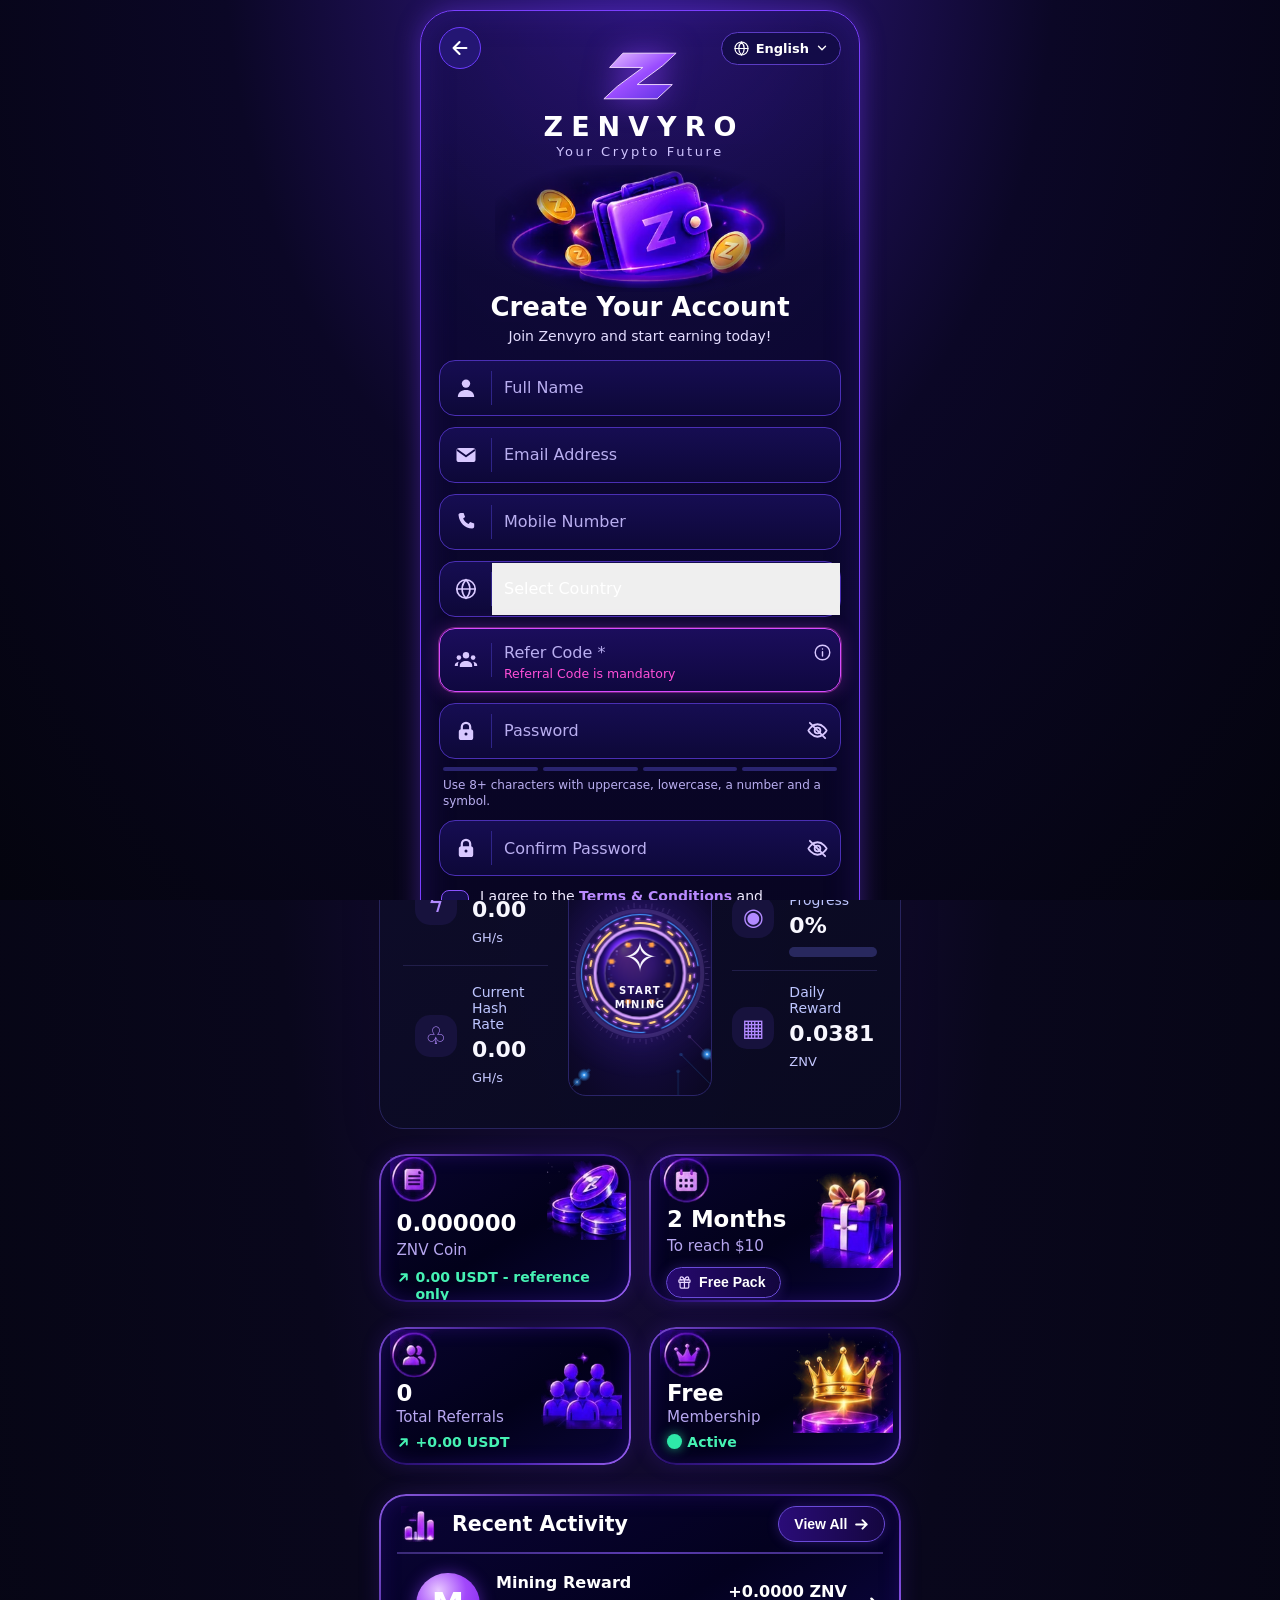
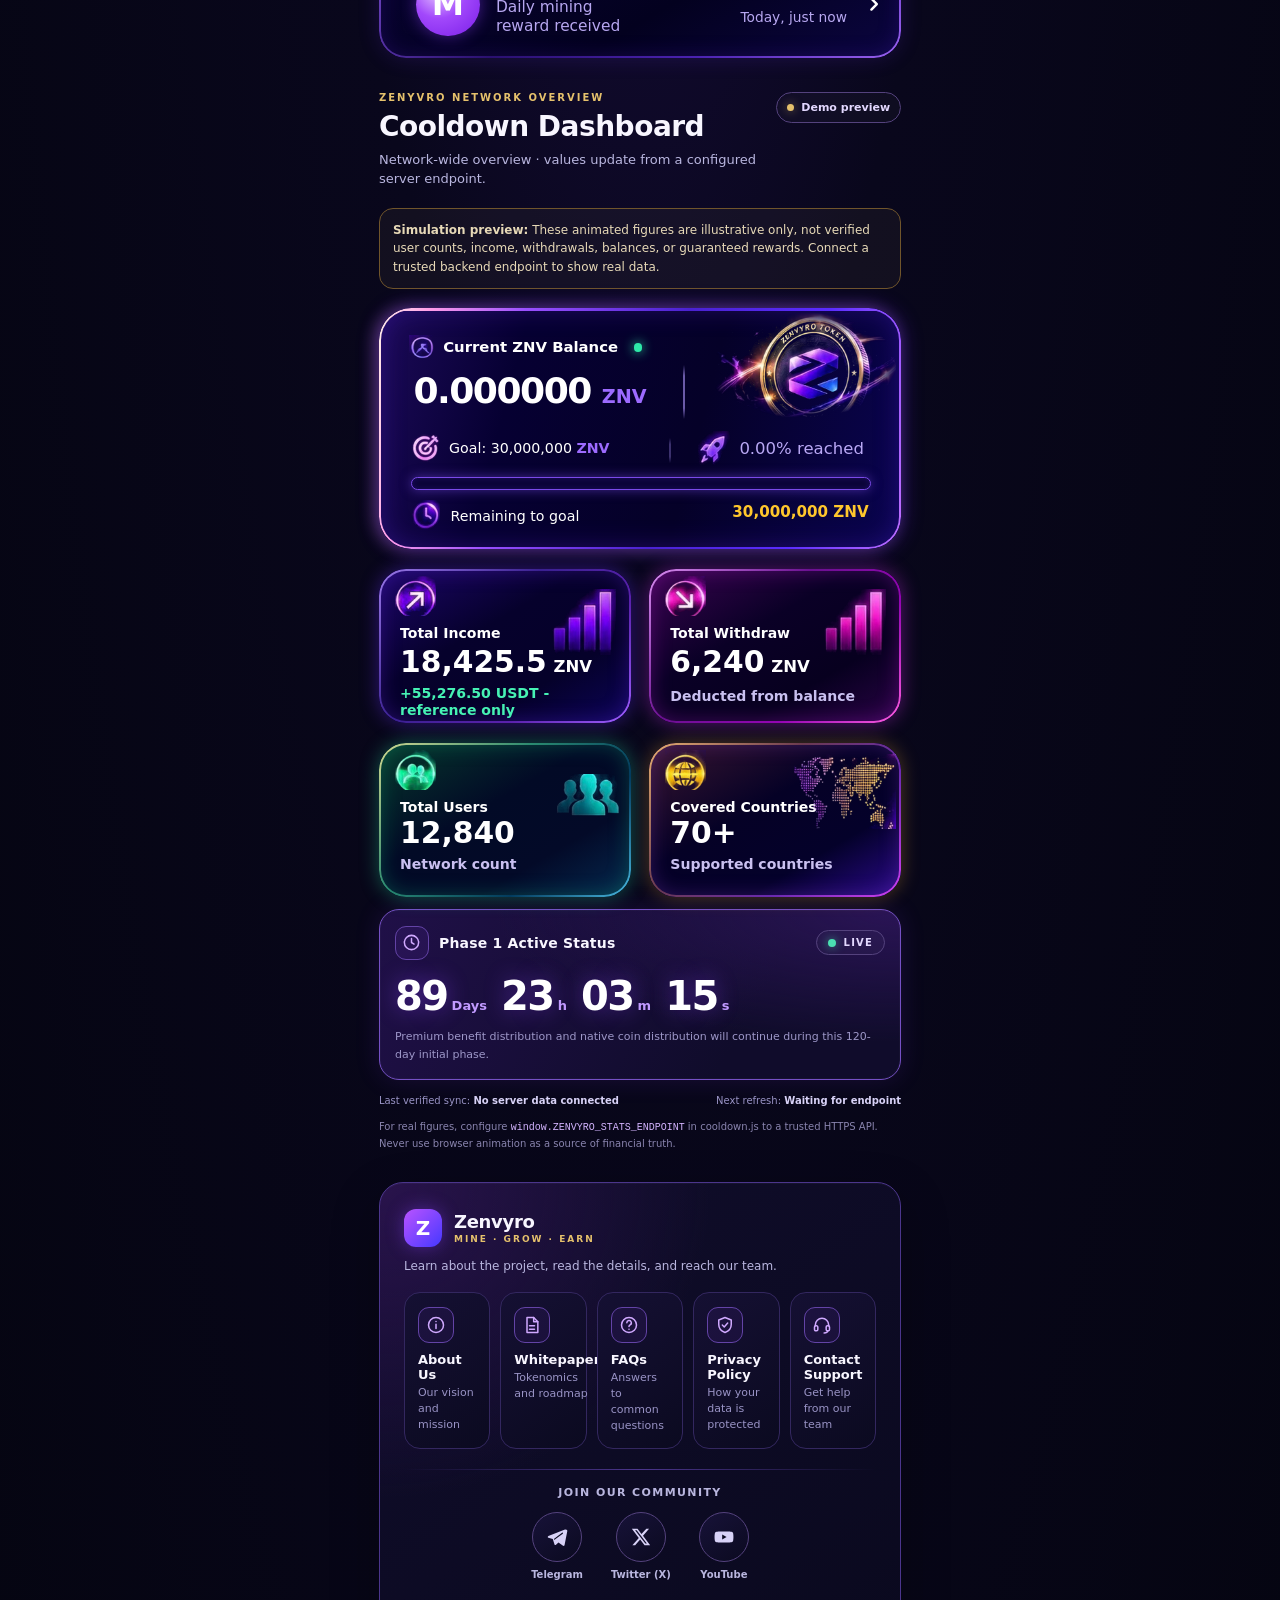
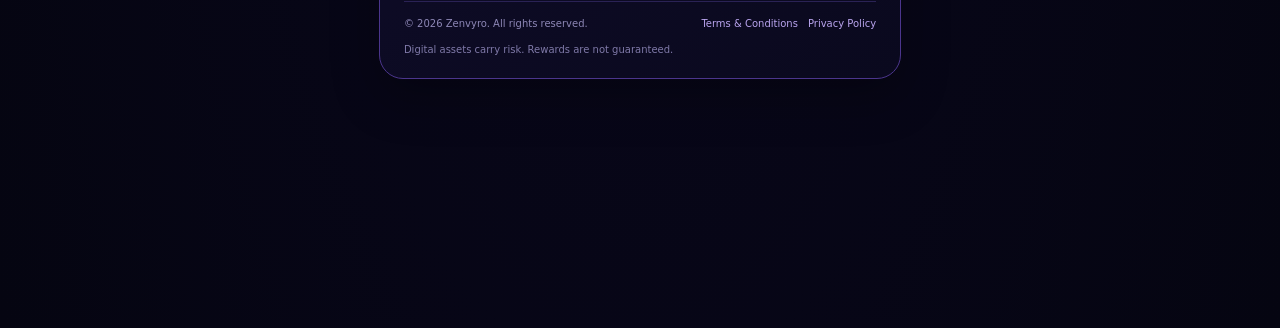
<file: index.html>
<!DOCTYPE html>
<html lang="en">
<head>
<meta charset="UTF-8"><meta name="viewport" content="width=device-width,initial-scale=1,viewport-fit=cover"><meta name="theme-color" content="#070617"><title>Zenvyro | Mine · Grow · Earn</title>
<style>
:root{--bg:#070617;--panel:#0d0b28;--panel2:#100d30;--line:#28235d;--purple:#8b3dff;--violet:#ba53ff;--blue:#4538ff;--text:#f8f7ff;--muted:#b6b8f3;--mint:#00f0bd}*{box-sizing:border-box}body{margin:0;background:radial-gradient(ellipse at 50% 0,#211052 0, #09071c 44%,#050511 100%);color:var(--text);font-family:Inter,system-ui,-apple-system,BlinkMacSystemFont,"Segoe UI",sans-serif;padding-bottom:100px}.app{max-width:1100px;margin:auto;padding:18px 22px 40px}.top{display:flex;align-items:center;justify-content:space-between;margin-bottom:25px}.brand{display:flex;align-items:center;gap:12px;font-size:29px;font-weight:900;letter-spacing:.4px}.brand-mark{width:54px;height:46px;display:grid;place-items:center;font-size:39px;font-weight:1000;font-style:italic;color:#cda5ff;text-shadow:0 0 20px #8a32ff}.tagline{display:block;font-size:10px;letter-spacing:3px;color:#b7b5ec;margin-top:-4px}.actions{display:flex;gap:14px}.circle{width:46px;height:46px;border:1px solid #302966;border-radius:50%;background:#0d0a2a;color:#d5c8ff;font-size:20px}.welcome{display:flex;align-items:end;justify-content:space-between;gap:18px;margin:15px 8px 22px}.welcome small{font-size:16px;color:#b8c4ff}.welcome h1{font-size:clamp(24px,4vw,36px);margin:4px 0 8px;letter-spacing:-.7px}.welcome p{color:#aebcff;font-size:17px;margin:0}.rate-pill{white-space:nowrap;padding:15px 20px;border:1px solid #45349a;border-radius:30px;background:#0c0b2a;font-weight:750;font-size:16px}.zcoin{display:inline-grid;place-items:center;width:30px;height:30px;border-radius:50%;background:linear-gradient(145deg,#e6b9ff,#7936ff);color:white;margin-right:8px;box-shadow:0 0 16px #8c42ff77}.balance{border:1px solid #8b40ff;border-radius:24px;padding:28px 34px;position:relative;overflow:hidden;background:linear-gradient(110deg,#111044ed,#100a2b 65%,#0c0b2b);box-shadow:0 0 0 1px #4b2c9b inset,0 14px 50px #0004;margin-bottom:25px}.balance:after{content:'Z';position:absolute;right:9%;top:-65px;font-size:240px;font-weight:1000;font-style:italic;color:#6e35ff12;transform:rotate(-12deg);pointer-events:none}.balance-label{color:#b5b4ff;font-size:19px;font-weight:700}.balance-num{font-size:clamp(40px,7vw,66px);font-weight:900;letter-spacing:-2px;margin:5px 0}.balance-num span{font-size:23px;color:#9d78ff;letter-spacing:0}.gain{font-size:18px;color:var(--mint);font-weight:750}.gain small{color:#b8c1ff;font-weight:500}.quick{display:grid;grid-template-columns:repeat(4,1fr);gap:16px;margin-bottom:28px}.quick button{min-height:118px;border:1px solid #28245b;border-radius:22px;background:linear-gradient(145deg,#0d0c29,#09091e);color:white;font-weight:800;font-size:18px;display:flex;flex-direction:column;align-items:center;justify-content:center;gap:10px}.quick button:first-child{border:2px solid #c13cff;background:linear-gradient(140deg,#7014d9,#260c83);box-shadow:0 0 28px #9a25ff45}.quick .ico{font-size:33px;color:#a981ff;line-height:1}.quick button:first-child .ico{color:#fff}.panel{border:1px solid #28245e;border-radius:24px;background:linear-gradient(145deg,#0e0c2aee,#09091fee);padding:23px;margin-bottom:25px;box-shadow:0 15px 40px #0002}.panel-head{display:flex;justify-content:space-between;align-items:center;gap:12px;margin-bottom:20px}.panel-head h2{margin:0;font-size:24px;letter-spacing:-.5px}.detail{border:1px solid #6342db;border-radius:22px;padding:10px 16px;background:#140d39;color:white;font-weight:750;font-size:15px}.mining-layout{display:grid;grid-template-columns:1fr 1fr 1fr;gap:20px;align-items:center}.metrics{display:grid;gap:0}.metric{display:flex;align-items:center;gap:15px;padding:18px 12px;border-bottom:1px solid #211e4a}.metric:last-child{border-bottom:0}.metric-ico{width:42px;height:42px;border-radius:15px;background:#17123d;display:grid;place-items:center;color:#b28aff;font-size:24px;flex-shrink:0}.metric small{display:block;color:#bdc5ff;font-size:14px;margin-bottom:5px}.metric strong{font-size:22px}.metric strong em{font-style:normal;font-size:13px;color:#c5c8ff;font-weight:500}.orb-area{display:flex;justify-content:center;align-items:center;min-height:245px}.orb{height:210px;width:210px;border-radius:50%;display:grid;place-items:center;position:relative;background:radial-gradient(circle at 32% 23%,#e3aaff 0,#a947ff 16%,#6123e4 48%,#210b70 72%,#090625 100%);box-shadow:inset 0 0 0 3px #d5a0ff,0 0 0 12px #5b31ff12,0 0 0 21px #6739ff12,0 0 45px #8b2cff70}.orb:before,.orb:after{content:'';position:absolute;inset:-21px;border:1px solid #613dff;border-radius:50%;opacity:.7}.orb:after{inset:-33px;opacity:.3}.orb-core{width:145px;height:145px;border:1px solid #ffffff4a;border-radius:50%;display:flex;align-items:center;justify-content:center;flex-direction:column;background:#6d24e82b;text-align:center}.spark{font-size:43px;line-height:1}.orb-core strong{font-size:17px;letter-spacing:1px;margin-top:6px}.mining-side .metric{padding:13px 0}.progress{height:10px;background:#28285e;border-radius:20px;overflow:hidden;margin-top:9px}.progress span{display:block;height:100%;width:0;background:linear-gradient(90deg,#9a42ff,#c34bff);border-radius:20px}.mining-buttons{display:grid;grid-template-columns:1.7fr 1fr;gap:16px;margin-top:15px}.btn{border:1px solid #6f35ff;border-radius:17px;padding:15px 18px;font-weight:850;font-size:17px;background:linear-gradient(100deg,#a735ff,#542cff);color:white}.btn.alt{background:#0c0b28;border-color:#39327a}.stats{display:grid;grid-template-columns:repeat(4,1fr);gap:16px;margin:0 7px 24px}.stat{padding:20px 22px;border:1px solid #29255d;border-radius:22px;background:linear-gradient(145deg,#0e0c2b,#09091e)}.stat-icon{width:43px;height:43px;border:1px solid #7b37ff;border-radius:50%;display:grid;place-items:center;color:#b98bff;font-size:22px;margin-bottom:13px}.stat strong{font-size:24px;display:block;margin-bottom:4px}.stat p{margin:0;color:#c1c8ff;font-size:15px}.stat small{display:inline-block;margin-top:8px;color:var(--mint)}.activity-row{display:flex;align-items:center;gap:14px;padding:14px 8px;border-top:1px solid #211e4a}.activity-row .zcoin{width:43px;height:43px;font-size:20px;flex-shrink:0}.activity-info{flex:1}.activity-info strong{display:block;font-size:16px}.activity-info small{color:#aeb9ff;display:block;margin-top:4px}.activity-amount{text-align:right;font-weight:800}.activity-amount small{display:block;color:#aeb9ff;font-weight:500;margin-top:4px}.bottom{position:fixed;bottom:0;left:0;right:0;z-index:5;background:#08071cf2;backdrop-filter:blur(18px);border-top:1px solid #28245a;padding:9px max(12px,env(safe-area-inset-left)) calc(9px + env(safe-area-inset-bottom));display:flex;justify-content:center}.nav{width:min(100%,1060px);display:grid;grid-template-columns:repeat(5,1fr);gap:8px}.nav button{background:transparent;color:#a5a8e7;border:0;border-radius:14px;padding:8px 4px;display:flex;flex-direction:column;align-items:center;gap:5px;font-size:13px;font-weight:650}.nav .ni{font-size:25px}.nav button.active{color:#dc8aff;text-shadow:0 0 15px #a53cff}.nav button.active:before{content:'';height:3px;width:55px;background:#bd46ff;position:absolute;top:0;border-radius:0 0 8px 8px}.toast{position:fixed;bottom:100px;left:50%;transform:translateX(-50%);background:#211747;border:1px solid #6e42cc;color:white;padding:12px 18px;border-radius:14px;display:none;z-index:10;text-align:center}.toast.show{display:block}
@media(max-width:650px){.app{padding:13px 14px 35px}.top{margin-bottom:22px}.brand{font-size:23px}.brand-mark{width:40px;font-size:34px}.actions{gap:7px}.circle{width:38px;height:38px}.welcome{align-items:flex-start;flex-direction:column;margin:10px 3px 19px}.welcome h1{font-size:27px}.welcome p{font-size:15px}.rate-pill{font-size:14px;padding:9px 13px}.balance{padding:22px 20px;border-radius:22px}.balance-label{font-size:16px}.balance-num{font-size:44px}.balance-num span{font-size:17px}.gain{font-size:15px}.quick{grid-template-columns:repeat(4,minmax(0,1fr));gap:9px}.quick button{min-height:95px;font-size:13px;border-radius:17px}.quick .ico{font-size:27px}.panel{padding:16px 13px;border-radius:20px}.panel-head h2{font-size:20px}.detail{font-size:12px;padding:9px 11px}.mining-layout{grid-template-columns:1fr 1fr;gap:7px}.metrics{grid-column:1/-1;grid-template-columns:1fr 1fr}.metric{padding:10px 5px;gap:8px}.metric-ico{width:34px;height:34px;font-size:19px}.metric small{font-size:11px}.metric strong{font-size:17px}.orb-area{grid-column:1/-1;grid-row:2;min-height:215px;margin:8px 0}.orb{height:170px;width:170px}.orb-core{height:116px;width:116px}.spark{font-size:34px}.orb-core strong{font-size:13px}.mining-side{grid-column:1/-1;display:grid;grid-template-columns:1fr 1fr;gap:0 10px}.mining-side .metric{padding:9px 0}.mining-side .metric:nth-child(2){grid-column:1/-1}.mining-side .metric strong{font-size:16px}.mining-buttons{gap:8px;grid-template-columns:1.3fr 1fr}.btn{font-size:13px;padding:13px 7px;border-radius:13px}.stats{grid-template-columns:repeat(2,minmax(0,1fr));gap:9px;margin:0 0 22px}.stat{padding:15px 13px;border-radius:18px}.stat-icon{width:35px;height:35px;font-size:18px;margin-bottom:9px}.stat strong{font-size:20px}.stat p{font-size:13px}.activity-row{gap:10px}.activity-info strong{font-size:14px}.activity-amount{font-size:13px}.nav{gap:0}.nav button{font-size:11px;padding:8px 1px}.nav .ni{font-size:22px}}
@media(max-width:370px){.quick{gap:6px}.quick button{font-size:11px}.balance-num{font-size:38px}.rate-pill{font-size:12px}.nav button{font-size:10px}}

.modal-backdrop{position:fixed;inset:0;background:#03020dcc;backdrop-filter:blur(10px);z-index:30;display:none;align-items:flex-end;justify-content:center;padding:12px}.modal-backdrop.open{display:flex}.modal{width:min(100%,720px);max-height:88dvh;overflow:auto;background:linear-gradient(145deg,#17103d,#09091e);border:1px solid #5540a4;border-radius:24px;padding:20px;box-shadow:0 25px 90px #0009}.modal-head{display:flex;align-items:center;justify-content:space-between;gap:12px;margin-bottom:15px}.modal-head h2{font-size:22px;margin:0}.close-modal{width:38px;height:38px;border:1px solid #393174;border-radius:12px;background:#100d2c;color:#fff;font-size:22px}.modal-note{border:1px solid #4a3a82;background:#ffffff07;border-radius:13px;padding:12px;color:#c4c5ed;font-size:12px;line-height:1.55;margin-top:13px}.pack-grid{display:grid;grid-template-columns:repeat(2,minmax(0,1fr));gap:11px}.pack-card{border:1px solid #302864;background:#0b0a23;border-radius:17px;padding:14px}.pack-card.featured{border-color:#a54cff;box-shadow:0 0 22px #8d31ff1b}.pack-card h3{margin:0 0 6px;font-size:16px}.pack-price{font-size:25px;font-weight:900;color:#c69aff}.pack-card p{font-size:12px;color:#b9b9e8;line-height:1.5;min-height:36px}.pack-card ul{padding-left:17px;margin:9px 0 14px;color:#dedcff;font-size:11px;line-height:1.8}.pack-card button{width:100%;font-size:12px;padding:11px 7px}.modal-field{width:100%;border:1px solid #3a3277;background:#08071c;color:#fff;border-radius:12px;padding:13px;font:inherit}.modal-label{display:block;font-size:12px;color:#b8b9e9;margin:13px 0 7px}.modal-actions{display:grid;grid-template-columns:1fr 1fr;gap:10px;margin-top:14px}.modal-actions button{font-size:13px}.modal-list{border:1px solid #2c265e;border-radius:15px;overflow:hidden}.modal-list div{display:flex;justify-content:space-between;gap:12px;padding:14px;border-bottom:1px solid #24204b;font-size:13px}.modal-list div:last-child{border-bottom:0}.modal-list span{color:#b7b8e6;text-align:right}.ref-box{padding:14px;border:1px dashed #7751d8;border-radius:14px;background:#ffffff06;overflow-wrap:anywhere;font-weight:800;letter-spacing:1px}
@media(max-width:480px){.modal-backdrop{padding:0}.modal{border-radius:24px 24px 0 0;padding:18px 14px;max-height:90dvh}.pack-grid{grid-template-columns:1fr}.pack-card p{min-height:0}}
</style>  <link rel="stylesheet" href="cooldown-style.css">
<link rel="stylesheet" href="phase-footer.css">
<link rel="stylesheet" href="purchase.css">
<link rel="stylesheet" href="home.css?v=20261114x">
</head>
<body><div class="app">
<header class="top zh-top">
<div class="zh-brand"><i class="zi zi-logo zh-logo" aria-hidden="true"></i><div class="zh-bt"><b>Zenvyro</b><span>MINE · GROW · EARN</span></div></div>
<div class="actions"><button class="circle zh-bell" id="zhBell" onclick="zvhBell()" aria-label="Notifications"><svg viewBox="0 0 24 24" fill="none" stroke="#fff" stroke-width="1.8" stroke-linecap="round" stroke-linejoin="round" aria-hidden="true"><path d="M6 9a6 6 0 1 1 12 0c0 5 2 6.5 2 6.5H4S6 14 6 9z"/><path d="M10 19a2 2 0 0 0 4 0"/></svg><i class="zh-dot" id="zhBellDot"></i></button><button class="circle zh-av" aria-label="Account"><b id="zhAvatar">S</b></button></div>
</header>
<section class="welcome zh-welcome"><div class="zh-wt"><small>Welcome Back,</small><h1>Sadikur Rahman ✦</h1><p>Your digital assets, in motion.</p><div class="rate-pill zh-rate"><i class="zi zi-pcoin" aria-hidden="true"></i><span id="zhRate">1 ZNV = 3 USDT</span><svg viewBox="0 0 12 12" fill="none" stroke="#fff" stroke-width="1.8" stroke-linecap="round" stroke-linejoin="round" aria-hidden="true"><path d="M2 4l4 4 4-4"/></svg></div></div><i class="zi zi-hero zh-hero" aria-hidden="true"></i></section>
<section class="balance zh-bal zbd"><i class="zi zi-wallet zh-bw" aria-hidden="true"></i><div class="balance-label">Account Balance <svg viewBox="0 0 24 24" fill="none" stroke="#b9a6ff" stroke-width="2" stroke-linecap="round" stroke-linejoin="round" aria-hidden="true"><path d="M2 12s3.6-7 10-7 10 7 10 7-3.6 7-10 7S2 12 2 12z"/><circle cx="12" cy="12" r="3"/></svg></div><div class="balance-num">0.000000 <span>ZNV</span> <small>≈ $0.00</small></div><div class="gain"><svg class="zh-up" viewBox="0 0 12 13" fill="#2ee87c" aria-hidden="true"><path d="M6 0l5.6 6.2H8V13H4V6.2H.4z"/></svg>0.000000 ZNV <small>(Total mined)</small></div><div class="zh-bars" aria-hidden="true"><b></b><b></b><b></b><b></b><b></b><b></b><b></b></div></section>
<section class="quick zh-quick"><button onclick="zvhNews()" aria-label="Update News"><span class="ico" style="position:relative"><svg viewBox="0 0 24 24" width="1em" height="1em" fill="currentColor" aria-hidden="true"><path d="M4 5.5A1.5 1.5 0 0 1 5.5 4H17a1.5 1.5 0 0 1 1.5 1.5V8H20a1 1 0 0 1 1 1v8.5a2.5 2.5 0 0 1-2.5 2.5H6A3 3 0 0 1 3 17V5.5zM6.5 7v3h9V7h-9zm0 5v1.6h9V12h-9zm0 3.2v1.6H12v-1.6H6.5zM18.5 10v7.5a.5.5 0 0 0 1 0V10h-1z"/></svg><i id="zvhNewsDot" style="display:none;position:absolute;top:-6px;right:-14px;width:11px;height:11px;border-radius:50%;background:#ff2d4f;box-shadow:0 0 8px #ff2d4f"></i></span><span class="lb">Update News ›</span></button><button onclick="zvhCommunity()"><span class="ico"><svg viewBox="0 0 24 24" width="1em" height="1em" fill="currentColor" aria-hidden="true"><circle cx="12" cy="7.2" r="3.2"/><path d="M5.8 19v-1.6c0-2.5 2.6-4.4 6.2-4.4s6.2 1.9 6.2 4.4V19z"/><circle cx="4.9" cy="9.6" r="2.3"/><path d="M0.8 17.2c0-1.8 1.7-3.2 4-3.5-.6.8-.9 1.7-.9 2.7v1.6H.8z"/><circle cx="19.1" cy="9.6" r="2.3"/><path d="M23.2 17.2c0-1.8-1.7-3.2-4-3.5.6.8.9 1.7.9 2.7v1.6h3.1z"/></svg></span><span class="lb">Community ›</span></button><button onclick="zvhInvite()"><span class="ico"><svg viewBox="0 0 24 24" width="1em" height="1em" fill="currentColor" aria-hidden="true"><circle cx="10" cy="7.5" r="4"/><path d="M2.5 20v-1.4c0-3 3.3-5.1 7.5-5.1s7.5 2.1 7.5 5.1V20z"/><path d="M19 4.5v2.2h-2.2v1.8H19v2.2h1.8V8.5H23V6.7h-2.2V4.5z"/></svg></span><span class="lb">Invite ›</span></button><button onclick="zvhBoard()"><span class="ico"><svg viewBox="0 0 24 24" width="1em" height="1em" fill="currentColor" aria-hidden="true"><path d="M7 3.5h10v5a5 5 0 0 1-10 0v-5z"/><path d="M7 5H3.5v1.2c0 2 1.4 3.6 3.7 4l.3-1.8c-1-.3-1.5-1-1.6-1.7H7zM17 5h3.5v1.2c0 2-1.4 3.6-3.7 4l-.3-1.8c1-.3 1.5-1 1.6-1.7H17z"/><path d="M10.8 13.4h2.4v2.6h2.3V19H8.5v-3h2.3z"/><path d="M7 20h10v1.5H7z"/></svg></span><span class="lb">Leaderboard ›</span></button></section>
<section class="panel" id="miningPanel"><div class="panel-head"><h2>⚒ &nbsp;Mining Overview</h2><button class="detail" onclick="toast('Mining details')">Details ›</button></div><div class="mining-layout"><div class="metrics"><div class="metric"><div class="metric-ico">ϟ</div><div><small>Mining Power</small><strong id="power">0.00 <em>GH/s</em></strong></div></div><div class="metric"><div class="metric-ico">♧</div><div><small>Current Hash Rate</small><strong id="hash">0.00 <em>GH/s</em></strong></div></div></div><div class="orb-area"><div class="orb"><div class="orb-core"><div class="spark">✧</div><strong>ZNV COIN</strong></div></div></div><div class="mining-side"><div class="metric" style="grid-column:1/-1"><div class="metric-ico">◉</div><div style="flex:1"><small>Mining Progress</small><strong><span id="progressText">0%</span></strong><div class="progress"><span id="progressBar"></span></div></div></div><div class="metric" style="grid-column:1/-1"><div class="metric-ico">▦</div><div><small>Daily Reward</small><strong><span id="reward">0.0000</span> <em>ZNV</em></strong></div></div></div></div></section>
<section class="zh-stats" id="zhStats">
<article class="zh-st zbd zh-s1"><i class="zi zi-icdoc" aria-hidden="true"></i><strong id="coinBalance">0.000000</strong><p>ZNV Coin</p><small class="zh-g">0.00 USDT - reference only</small><i class="zi zi-coins zh-sa" aria-hidden="true"></i></article>
<article class="zh-st zbd zh-s2"><i class="zi zi-iccal" aria-hidden="true"></i><strong id="zhReach">2 Months</strong><p id="zhReachSub">To reach $10</p><button class="zh-pill" type="button" onclick="showSection('membership')"><svg viewBox="0 0 24 24" fill="none" stroke="#e6d4ff" stroke-width="2" stroke-linecap="round" stroke-linejoin="round" aria-hidden="true"><rect x="3" y="8" width="18" height="4" rx="1"/><path d="M12 8v13M5 12v7a2 2 0 0 0 2 2h10a2 2 0 0 0 2-2v-7M7.5 8a2.5 2.5 0 1 1 0-5C10 3 12 8 12 8s2-5 4.5-5a2.5 2.5 0 1 1 0 5"/></svg><span id="zhPack">Free Pack</span></button><i class="zi zi-gift zh-sa" aria-hidden="true"></i></article>
<article class="zh-st zbd zh-s3"><i class="zi zi-icppl" aria-hidden="true"></i><strong id="zhRefCount">0</strong><p>Total Referrals</p><small class="zh-g" id="zhRefUsdt">+0.00 USDT</small><i class="zi zi-ppl zh-sa" aria-hidden="true"></i></article>
<article class="zh-st zbd zh-s4"><i class="zi zi-iccrown" aria-hidden="true"></i><strong id="zhTier">Free</strong><p>Membership</p><small class="zh-on"><i class="zh-ld"></i><span id="zhTierSt">Active</span></small><i class="zi zi-crown zh-sa" aria-hidden="true"></i></article>
</section>
<section class="zh-act zbd" id="zhAct" aria-labelledby="zhActT"><div class="zh-ah"><i class="zi zi-actic" aria-hidden="true"></i><b id="zhActT">Recent Activity</b><button class="zh-all" type="button" onclick="zvhActAll()">View All <svg viewBox="0 0 14 14" fill="none" stroke="#fff" stroke-width="1.8" stroke-linecap="round" stroke-linejoin="round" aria-hidden="true"><path d="M2 7h10M8 3l4 4-4 4"/></svg></button></div><div id="zhActList"><div class="zh-ai"><span class="zh-az">Z</span><div class="zh-am"><b>Mining Reward</b><span>Daily mining reward received</span></div><div class="zh-ar"><b>+0.0000 ZNV</b><span>Today, just now</span></div><svg viewBox="0 0 12 12" fill="none" stroke="#fff" stroke-width="1.8" stroke-linecap="round" stroke-linejoin="round" aria-hidden="true"><path d="M4 2l4 4-4 4"/></svg></div></div></section>

<section class="cooldown-dashboard" id="cooldownDashboard" aria-labelledby="cooldownTitle">
  <div class="cd-heading">
    <div>
      <span class="cd-eyebrow">ZENYVRO NETWORK OVERVIEW</span>
      <h2 id="cooldownTitle">Cooldown Dashboard</h2>
      <p>Network-wide overview · values update from a configured server endpoint.</p>
    </div>
    <span class="cd-status" id="cdDataStatus"><i></i> Demo preview</span>
  </div>

  <div class="cd-notice" id="cdNotice" role="status">
    <strong>Simulation preview:</strong> These animated figures are illustrative only, not verified user counts,
    income, withdrawals, balances, or guaranteed rewards. Connect a trusted backend endpoint to show real data.
  </div>

  <div class="cd-main-balance zh-cdm zbd">
    <i class="zi zi-icpick zh-pk" aria-hidden="true"></i>
    <div class="cd-balance-label">Current ZNV Balance <span class="cd-live-dot"></span></div>
    <div class="cd-balance-value"><span id="cdCurrentBalance">0</span><small>ZNV</small></div>
    <span class="zh-cdv" aria-hidden="true"></span><i class="zi zi-token zh-tok" aria-hidden="true"></i>
    <div class="cd-balance-foot"><span class="zh-goal"><i class="zi zi-icgoal" aria-hidden="true"></i><em>Goal: <span id="cdGoalTxt">30,000,000</span> <i class="t">ZNV</i></em></span><span class="zh-cdv2" aria-hidden="true"></span><span class="zh-rch"><i class="zi zi-icrocket" aria-hidden="true"></i><b id="cdGoalPercent">0.00% reached</b></span></div>
    <div class="cd-progress"><span id="cdGoalBar"></span></div>
    <div class="cd-remaining"><span class="zh-rem"><i class="zi zi-icclock" aria-hidden="true"></i>Remaining to goal</span><strong id="cdRemaining">30,000,000 ZNV</strong></div>
  </div>

  <div class="cd-metrics">
    <article class="cd-metric zh-m zh-m1 zbd"><i class="zi zi-miup zh-mi" aria-hidden="true"></i><span class="cd-metric-label">Total Income</span><strong><span id="cdIncome">0</span><small>ZNV</small></strong><em id="cdIncomeCaption">+0.00 USDT - reference only</em><i class="zi zi-bars1 zh-ma" aria-hidden="true"></i></article>
    <article class="cd-metric zh-m zh-m2 zbd"><i class="zi zi-midn zh-mi" aria-hidden="true"></i><span class="cd-metric-label">Total Withdraw</span><strong><span id="cdWithdraw">0</span><small>ZNV</small></strong><em>Deducted from balance</em><i class="zi zi-bars2 zh-ma" aria-hidden="true"></i></article>
    <article class="cd-metric zh-m zh-m3 zbd"><i class="zi zi-miusr zh-mi" aria-hidden="true"></i><span class="cd-metric-label">Total Users</span><strong id="cdNormalUsers">0</strong><em>Network count</em><i class="zi zi-tppl zh-ma" aria-hidden="true"></i></article>
    <article class="cd-metric zh-m zh-m4 zbd"><i class="zi zi-miglobe zh-mi" aria-hidden="true"></i><span class="cd-metric-label">Covered Countries</span><strong id="cdCountries">70+</strong><em>Supported countries</em><i class="zi zi-map zh-ma" aria-hidden="true"></i></article>
  </div>

  <div class="zph" id="zphBox">
    <div class="zph-head">
      <div class="zph-title"><span class="zph-ico"><svg viewBox="0 0 24 24" fill="none" stroke="currentColor" stroke-width="1.9" stroke-linecap="round" stroke-linejoin="round" aria-hidden="true"><circle cx="12" cy="12" r="9"/><path d="M12 7v5l3.2 2"/></svg></span><h3 id="zphName">Phase 1 Active Status</h3></div>
      <span class="zph-live" id="zphLive"><i class="zph-dot"></i>LIVE</span>
    </div>
    <div class="zph-time" role="timer" aria-label="Time remaining in Phase 1"><span><b id="zphD">120</b><i>Days</i></span><span><b id="zphH">00</b><i>h</i></span><span><b id="zphM">00</b><i>m</i></span><span><b id="zphS">00</b><i>s</i></span></div>
    <p class="zph-sub">Premium benefit distribution and native coin distribution will continue during this 120-day initial phase.</p>
  </div>

  <div class="cd-sync-row">
    <span>Last verified sync: <strong id="cdLastSync">No server data connected</strong></span>
    <span>Next refresh: <strong id="cdNextSync">Waiting for endpoint</strong></span>
  </div>
  <p class="cd-footnote">For real figures, configure <code>window.ZENVYRO_STATS_ENDPOINT</code> in cooldown.js to a trusted HTTPS API.
  Never use browser animation as a source of financial truth.</p>
</section>

<footer class="zvf" id="zvFooter" aria-label="Information and support">
  <div class="zvf-brand"><span class="zvf-mark">Z</span><div><strong>Zenvyro</strong><small>MINE · GROW · EARN</small></div></div>
  <p class="zvf-lead">Learn about the project, read the details, and reach our team.</p>
  <nav class="zvf-grid" aria-label="Information links">
      <button type="button" class="zvf-link" data-zf="about"><span class="zvf-ic"><svg viewBox="0 0 24 24" fill="none" stroke="currentColor" stroke-width="1.8" stroke-linecap="round" stroke-linejoin="round" aria-hidden="true"><circle cx="12" cy="12" r="9"/><path d="M12 11v5.2M12 7.8h.01"/></svg></span><span class="zvf-tx"><b>About Us</b><span>Our vision and mission</span></span></button>
      <button type="button" class="zvf-link" data-zf="whitepaper"><span class="zvf-ic"><svg viewBox="0 0 24 24" fill="none" stroke="currentColor" stroke-width="1.8" stroke-linecap="round" stroke-linejoin="round" aria-hidden="true"><path d="M6 3h8l5 5v13H6z"/><path d="M14 3v5h5M9 13h6M9 17h6"/></svg></span><span class="zvf-tx"><b>Whitepaper</b><span>Tokenomics and roadmap</span></span></button>
      <button type="button" class="zvf-link" data-zf="faq"><span class="zvf-ic"><svg viewBox="0 0 24 24" fill="none" stroke="currentColor" stroke-width="1.8" stroke-linecap="round" stroke-linejoin="round" aria-hidden="true"><circle cx="12" cy="12" r="9"/><path d="M9.4 9.4a2.7 2.7 0 1 1 3.9 2.4c-.8.5-1.3 1-1.3 1.9M12 17h.01"/></svg></span><span class="zvf-tx"><b>FAQs</b><span>Answers to common questions</span></span></button>
      <button type="button" class="zvf-link" data-zf="privacy"><span class="zvf-ic"><svg viewBox="0 0 24 24" fill="none" stroke="currentColor" stroke-width="1.8" stroke-linecap="round" stroke-linejoin="round" aria-hidden="true"><path d="M12 3l7.5 3v5.5c0 4.6-3.1 8-7.5 9.5-4.4-1.5-7.5-4.9-7.5-9.5V6z"/><path d="M8.8 12l2.3 2.3 4.1-4.6"/></svg></span><span class="zvf-tx"><b>Privacy Policy</b><span>How your data is protected</span></span></button>
      <button type="button" class="zvf-link" data-zf="support"><span class="zvf-ic"><svg viewBox="0 0 24 24" fill="none" stroke="currentColor" stroke-width="1.8" stroke-linecap="round" stroke-linejoin="round" aria-hidden="true"><path d="M4 13v-1a8 8 0 0 1 16 0v1"/><rect x="3" y="13" width="4" height="6" rx="1.5"/><rect x="17" y="13" width="4" height="6" rx="1.5"/><path d="M19 19c0 1.700-1.800 2.500-4.500 2.500"/></svg></span><span class="zvf-tx"><b>Contact Support</b><span>Get help from our team</span></span></button>
  </nav>
  <div class="zvf-div"></div>
  <p class="zvf-soc-t">JOIN OUR COMMUNITY</p>
  <div class="zvf-soc">
    <button type="button" data-s="telegram" aria-label="Telegram"><span class="zvf-sc"><svg viewBox="0 0 24 24" fill="currentColor" aria-hidden="true"><path d="M21.400 3.600 2.600 10.900c-.9.400-.9 1.600 0 1.900l4.800 1.500 1.900 5.800c.2.700 1.100.9 1.600.4l2.700-2.600 5 3.700c.6.400 1.400.1 1.600-.6l3-15.400c.2-1-.8-1.700-1.800-1.300z"/><path d="M9.300 14.300l8.600-6.500" stroke="#0b0a20" stroke-width="1.300" fill="none" stroke-linecap="round"/></svg></span>Telegram</button>
    <button type="button" data-s="twitter" aria-label="Twitter (X)"><span class="zvf-sc"><svg viewBox="0 0 24 24" fill="currentColor" aria-hidden="true"><path d="M17.800 3h3l-6.600 7.500L22 21h-6.100l-4.800-6.200L5.600 21h-3l7-8L2 3h6.200l4.300 5.700zM16.700 19.200h1.700L7.300 4.700H5.500z"/></svg></span>Twitter (X)</button>
    <button type="button" data-s="youtube" aria-label="YouTube"><span class="zvf-sc"><svg viewBox="0 0 24 24" fill="currentColor" aria-hidden="true"><path d="M22 8.200c-.2-1-.9-1.700-1.900-1.900C18.400 6 12 6 12 6s-6.400 0-8.100.3c-1 .2-1.700.9-1.900 1.900C1.700 9.900 1.700 12 1.700 12s0 2.100.3 3.800c.2 1 .9 1.700 1.900 1.900C5.600 18 12 18 12 18s6.400 0 8.100-.3c1-.2 1.700-.9 1.900-1.900.3-1.700.3-3.800.3-3.800s0-2.100-.3-3.800z"/><path d="M10 9.200v5.600l4.800-2.800z" fill="#0b0a20"/></svg></span>YouTube</button>
  </div>
  <div class="zvf-bar"><span>&copy; <span id="zvfYear">2026</span> Zenvyro. All rights reserved.</span><span><a href="#" data-zf="terms">Terms &amp; Conditions</a><a href="#" data-zf="privacy">Privacy Policy</a></span></div>
  <p class="zvf-risk">Digital assets carry risk. Rewards are not guaranteed.</p>
</footer>


</div>
<nav class="bottom"><div class="nav"><button class="active" onclick="navActive(this)"><span class="ni">⌂</span>Home</button><button onclick="showSection('tasks');navActive(this)"><span class="ni"><svg width="22" height="22" viewBox="0 0 24 24" fill="none" stroke="currentColor" stroke-width="1.9" stroke-linecap="round" stroke-linejoin="round" style="display:block" aria-hidden="true"><rect x="4" y="3.5" width="16" height="17" rx="3"/><path d="M8.5 9l1.6 1.6L13 7.7M8.5 15h7M8.5 12.2h3"/></svg></span>Tasks</button><button onclick="showSection('exchange');navActive(this)"><span class="ni">⇄</span>Exchange</button><button onclick="showSection('wallet');navActive(this)"><span class="ni">▱</span>Wallet</button><button onclick="showSection('account');navActive(this)"><span class="ni">♙</span>Account</button></div></nav><div class="modal-backdrop" id="modalBackdrop" onclick="if(event.target===this)closeModal()"><section class="modal" role="dialog" aria-modal="true" aria-labelledby="modalTitle"><div class="modal-head"><h2 id="modalTitle">Membership</h2><button class="close-modal" onclick="closeModal()" aria-label="Close">×</button></div><div id="modalBody"></div></section></div><div class="toast" id="toast" role="status"></div>
<script>let active=false,secs=0,coins=0,timer;function toast(t){let e=document.getElementById('toast');e.textContent=t;e.classList.add('show');clearTimeout(timer);timer=setTimeout(()=>e.classList.remove('show'),2300)}function toggleMining(){active=!active;document.getElementById('startBtn').innerHTML=active?'Ⅱ &nbsp; Pause Mining':'▶ &nbsp; Start Mining';toast(active?'Mining session started':'Mining session paused')}function fmt(s){return [Math.floor(s/3600),Math.floor(s%3600/60),s%60].map(n=>String(n).padStart(2,'0')).join(':')}setInterval(()=>{if(!active)return;secs++;coins+=.000012;document.getElementById('time').textContent=fmt(secs);document.getElementById('reward').textContent=coins.toFixed(4);document.getElementById('coinBalance').textContent=coins.toFixed(4);document.getElementById('power').innerHTML='12.48 <em>GH/s</em>';document.getElementById('hash').innerHTML='12.48 <em>GH/s</em>';let p=Math.min(100,secs/86400*100);document.getElementById('progressText').textContent=Math.floor(p)+'%';document.getElementById('progressBar').style.width=p+'%'},1000);function navActive(el){document.querySelectorAll('.nav button').forEach(b=>b.classList.remove('active'));el.classList.add('active')}
function closeModal(){document.getElementById('modalBackdrop').classList.remove('open')}
function openModal(title,body){document.getElementById('modalTitle').textContent=title;document.getElementById('modalBody').innerHTML=body;document.getElementById('modalBackdrop').classList.add('open')}
function showSection(name){
 if(name==='mining'){document.getElementById('miningPanel').scrollIntoView({behavior:'smooth',block:'center'});return}
 if(name==='membership'){
 const packs=[
 {name:'Free Pack',price:'$0',desc:'0.001587 ZNV / hour',benefits:['2% Referral Commission','Basic Mining Dashboard','Hourly Coin Counter','Referral Link & History'],button:'Current plan'},
 {name:'Standard Pack',price:'32 TRX',desc:'0.002222 ZNV / hour',benefits:['4% Referral Commission','Earning History','Daily Reward Statistics','Standard Support'],button:'Buy NFT'},
 {name:'Silver Pack',price:'80 TRX',desc:'0.006945 ZNV / hour',benefits:['6% Referral Commission','Advanced Earning Statistics','Daily & Monthly Reward Reports','Faster Support'],button:'Buy NFT'},
 {name:'Gold Pack',price:'155 TRX',desc:'0.017361 ZNV / hour',benefits:['8% Referral Commission','Detailed Mining & Reward Reports','Withdrawal Status Alerts','Priority Support'],button:'Buy NFT'},
 {name:'Platinum Pack',price:'315 TRX',desc:'0.050505 ZNV / hour',benefits:['10% Referral Commission','Advanced Analytics Dashboard','Detailed Transaction & Reward History','Premium Account Support','Highest Reward Allocation'],button:'Buy NFT'}];
 const cards=packs.map((p,i)=>`<article class="pack-card ${i===4?'featured':''}"><h3>${p.name}</h3><div class="pack-price">${p.price}</div><p>${p.desc}</p><ul>${p.benefits.map(x=>`<li>${x}</li>`).join('')}</ul><button class="btn ${i===0?'alt':''}" onclick="selectPack('${p.name}','${p.price}')">${p.button}</button></article>`).join('');
 openModal('Membership Packs',`<div class="pack-grid">${cards}</div><div class="modal-note">Rewards and benefits are display settings, not guaranteed earnings. Pack purchase and payouts are not connected yet; do not send funds to this frontend.</div>`);return;
 }
 if(name==='exchange'){openModal('Exchange',`<label class="modal-label" for="exchangeFrom">From asset</label><select class="modal-field" id="exchangeFrom"><option>USDT</option><option>ZNV</option><option>BTC</option><option>ETH</option></select><label class="modal-label" for="exchangeAmount">Amount</label><input class="modal-field" id="exchangeAmount" type="number" min="0" placeholder="Enter amount"><label class="modal-label" for="exchangeTo">To asset</label><select class="modal-field" id="exchangeTo"><option>ZNV</option><option>USDT</option><option>BTC</option><option>ETH</option></select><div class="modal-note">The displayed reference rate is 1 ZNV = 3 USDT. This is not a verified market quote; exchange processing is not connected.</div><button class="btn" style="width:100%;margin-top:14px" onclick="toast('Exchange backend is not connected');closeModal()">Preview exchange</button>`);return;}
 if(name==='wallet'){openModal('Wallet',`<div class="balance-label">Displayed account balance</div><div class="balance-num" style="font-size:38px">1,280.50 <span>USDT</span></div><div class="modal-list"><div><strong>USDT · TRC20</strong><span>Balance shown in UI</span></div><div><strong>ZNV Coin</strong><span id="walletZeny">${coins.toFixed(4)} ZNV</span></div><div><strong>Transactions</strong><span>No verified transactions</span></div></div><div class="modal-actions"><button class="btn" onclick="walletAction('Deposit')">＋ Deposit</button><button class="btn alt" onclick="walletAction('Withdraw')">↗ Withdraw</button></div><div class="modal-note">Deposit and withdrawal are unavailable until a secure backend, verified payment provider, and transaction monitoring are configured.</div>`);return;}
 if(name==='account'){openModal('Account & Referral',`<div class="modal-list"><div><strong>Profile</strong><span>Sadiqur Rahman</span></div><div><strong>Membership</strong><span>Free Pack</span></div><div><strong>Referral commission</strong><span>5–10% proposed setting</span></div><div><strong>Total referrals</strong><span>0</span></div></div><label class="modal-label">Your referral code</label><div class="ref-box" id="refCode">ZENV-NEW-MEMBER</div><button class="btn" style="width:100%;margin-top:12px" onclick="copyReferral()">Copy referral code</button><div class="modal-note">Referral attribution and commission payments need a backend. Commission percentages are configurable terms, not guaranteed income.</div>`);return;}
}
function selectPack(name,price){closeModal();toast(name==='Free Pack'?'Free Pack selected':`${name} selected (${price}). Payment is not connected.`)}
function walletAction(action){toast(action+' is not available until payment integration is configured')}
function copyReferral(){const code='ZENV-NEW-MEMBER';if(navigator.clipboard&&navigator.clipboard.writeText){navigator.clipboard.writeText(code).then(()=>toast('Referral code copied')).catch(()=>toast('Referral code: '+code))}else{toast('Referral code: '+code)}}
</script>  <script src="countries.js?v=20261114x" defer></script>
<script src="member-id.js?v=20261114x" defer></script>
<script src="site-settings.js?v=20261114x" defer></script>
<script src="legal.js?v=20261114x" defer></script>
<script src="auth.js?v=20261114x" defer></script>
<script src="cooldown.js?v=20261114x" defer></script>
<script src="phase-footer.js?v=20261114x" defer></script>
<script src="zenvyro-api.js?v=20261114x" defer></script>
<script src="purchase.js?v=20261114x" defer></script>
<script src="mining.js?v=20261114x" defer></script>
<script src="referral.js?v=20261114x" defer></script>
<script src="exchange.js?v=20261114x" defer></script>
<script src="wallet.js?v=20261114x" defer></script>
<script src="deposit.js?v=20261114x" defer></script>
<script src="withdraw.js?v=20261114x" defer></script>
<script src="transfer.js?v=20261114x" defer></script>
<script src="notify.js?v=20261114x" defer></script>
<script src="tasks.js?v=20261114x" defer></script>
<script src="home.js?v=20261114x" defer></script>
<script src="warm.js?v=20261114x" defer></script>
<script src="account.js?v=20261114x" defer></script>
<script src="levels.js?v=20261114x" defer></script>
<script src="nft-catalog.js?v=20261114x" defer></script>
<script src="market.js?v=20261114x" defer></script>
<script src="leaderboard.js?v=20261114x" defer></script>
<script>
/* Home quick buttons: Update News, Community, Invite, Leaderboard (no backend -> nothing is invented) */
(function(){
 var esc=function(t){return String(t).replace(/[&<>"']/g,function(c){return {'&':'&amp;','<':'&lt;','>':'&gt;','"':'&quot;',"'":'&#39;'}[c]})};
 var news=function(){return Array.isArray(window.ZENVYRO_NEWS)?window.ZENVYRO_NEWS:[]};
 function dot(){var d=document.getElementById('zvhNewsDot');if(!d)return;var seen=0;try{seen=+localStorage.getItem('zenvyro_news_seen')||0}catch(e){}d.style.display=news().length>seen?'block':'none'}
 window.zvhNews=function(){
  var n=news();
  openModal('Update News',n.length?'<div class="modal-list">'+n.map(function(x){return '<div style="display:block"><strong style="display:block">'+esc(x.title||'')+'</strong><span style="display:block;margin-top:4px;line-height:1.5">'+esc(x.text||'')+'</span>'+(x.date?'<small style="color:#8f8bd0">'+esc(x.date)+'</small>':'')+'</div>'}).join('')+'</div>':'<div class="modal-note">No updates yet. Announcements from the Zenvyro team will appear here.</div>');
  try{localStorage.setItem('zenvyro_news_seen',String(n.length))}catch(e){} dot();
 };
 window.zvhCommunity=function(){
  var c=window.ZENVYRO_COMMUNITY||window.ZENVYRO_SUPPORT||{},rows=[];
  [['telegram','Telegram'],['whatsapp','WhatsApp'],['facebook','Facebook'],['youtube','YouTube']].forEach(function(k){if(c[k[0]])rows.push('<div><strong>'+k[1]+'</strong><span><a style="color:#c69aff" target="_blank" rel="noopener" href="'+esc(c[k[0]])+'">Join</a></span></div>')});
  openModal('Community',rows.length?'<div class="modal-list">'+rows.join('')+'</div>':'<div class="modal-note">Community links have not been added yet. Add your official channels with <code>window.ZENVYRO_COMMUNITY = { telegram, facebook }</code>.</div>');
 };
 window.zvhInvite=function(){ if(typeof window.openReferral==='function')window.openReferral(); else showSection('account'); };
 window.zvhBoard=function(){
  if(typeof window.zvOpenBoard==='function')return window.zvOpenBoard();
  var m=window.ZenvyroMining&&window.ZenvyroMining.getState?window.ZenvyroMining.getState():null,r=window.ZenvyroReferral&&window.ZenvyroReferral.count?window.ZenvyroReferral.count():0;
  openModal('Leaderboard','<div class="modal-list"><div><strong>Your total mined</strong><span>'+((m&&+m.totalMined||0).toFixed(3))+' ZNV</span></div><div><strong>Your referrals</strong><span>'+r+'</span></div></div><div class="modal-note">Rankings of all members need server data and will appear here once a backend is connected. No sample ranks are shown.</div>');
 };
 if(document.readyState==='loading')document.addEventListener('DOMContentLoaded',dot);else dot();
})();
</script>
</body></html>
</file>
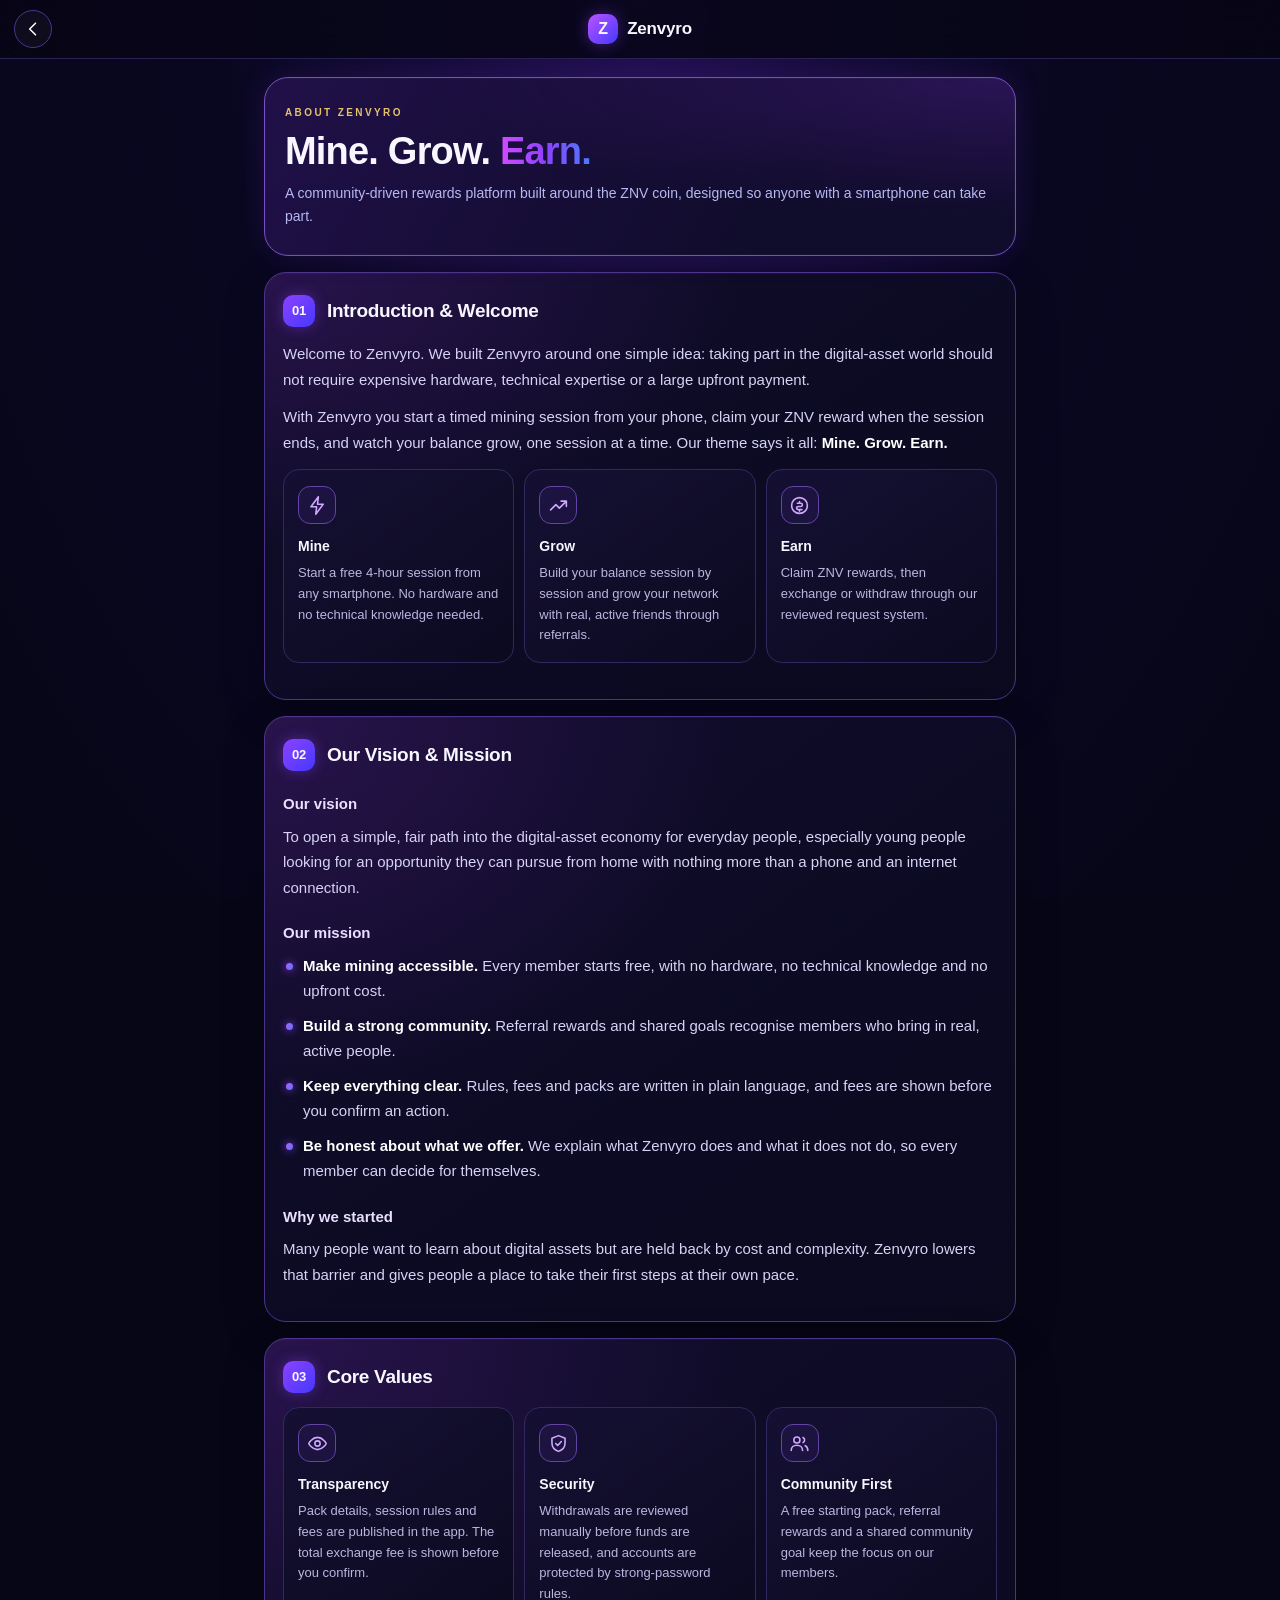
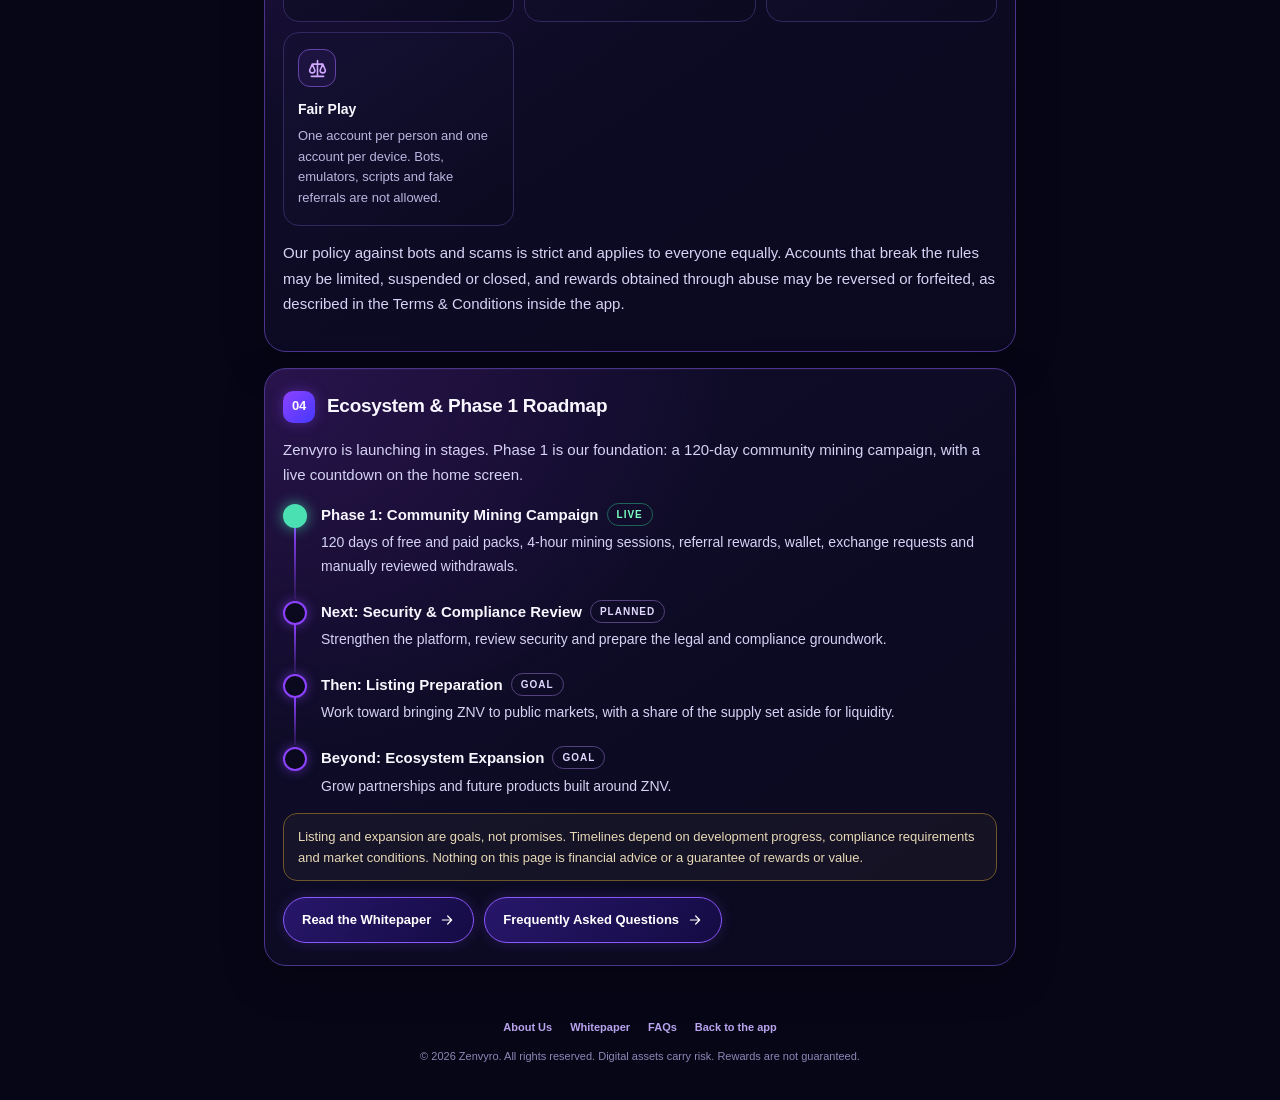
<file: about.html>
<!DOCTYPE html>
<html lang="en">
<head>
<meta charset="utf-8">
<meta name="viewport" content="width=device-width,initial-scale=1,viewport-fit=cover">
<meta name="theme-color" content="#070617">
<title>About Us | Zenvyro</title>
<link rel="stylesheet" href="info-pages.css">
</head>
<body>
<header class="ip-top"><a class="ip-back" href="index.html" aria-label="Back to the app"><svg viewBox="0 0 24 24" fill="none" stroke="currentColor" stroke-width="1.8" stroke-linecap="round" stroke-linejoin="round" aria-hidden="true"><path d="M15 5l-7 7 7 7"/></svg></a><div class="ip-brand"><span class="ip-mark">Z</span>Zenvyro</div><span class="ip-spacer"></span></header>
<main class="ip-wrap">
<section class="ip-hero"><span class="ip-eyebrow">ABOUT ZENVYRO</span><h1>Mine. Grow. <em>Earn.</em></h1><p>A community-driven rewards platform built around the ZNV coin, designed so anyone with a smartphone can take part.</p></section>
<section class="ip-card" id="s1"><h2><span class="ip-num">01</span>Introduction &amp; Welcome</h2>
<p>Welcome to Zenvyro. We built Zenvyro around one simple idea: taking part in the digital-asset world should not require expensive hardware, technical expertise or a large upfront payment.</p>
<p>With Zenvyro you start a timed mining session from your phone, claim your ZNV reward when the session ends, and watch your balance grow, one session at a time. Our theme says it all: <b>Mine. Grow. Earn.</b></p>
<div class="ip-grid"><div class="ip-tile"><span class="ip-ic"><svg viewBox="0 0 24 24" fill="none" stroke="currentColor" stroke-width="1.8" stroke-linecap="round" stroke-linejoin="round" aria-hidden="true"><path d="M13 2 4.5 13.500H11L10 22l8.500-11.500H12z"/></svg></span><b>Mine</b><p>Start a free 4-hour session from any smartphone. No hardware and no technical knowledge needed.</p></div><div class="ip-tile"><span class="ip-ic"><svg viewBox="0 0 24 24" fill="none" stroke="currentColor" stroke-width="1.8" stroke-linecap="round" stroke-linejoin="round" aria-hidden="true"><path d="M3 17l6-6 4 4 8-8M15 7h6v6"/></svg></span><b>Grow</b><p>Build your balance session by session and grow your network with real, active friends through referrals.</p></div><div class="ip-tile"><span class="ip-ic"><svg viewBox="0 0 24 24" fill="none" stroke="currentColor" stroke-width="1.8" stroke-linecap="round" stroke-linejoin="round" aria-hidden="true"><circle cx="12" cy="12" r="9"/><path d="M9.500 9.500h4a1.800 1.800 0 0 1 0 3.600h-3a1.800 1.800 0 0 0 0 3.600h4.300M12 7.500v1.800M12 16.700v1.800"/></svg></span><b>Earn</b><p>Claim ZNV rewards, then exchange or withdraw through our reviewed request system.</p></div></div>
</section>
<section class="ip-card" id="s2"><h2><span class="ip-num">02</span>Our Vision &amp; Mission</h2>
<h3>Our vision</h3>
<p>To open a simple, fair path into the digital-asset economy for everyday people, especially young people looking for an opportunity they can pursue from home with nothing more than a phone and an internet connection.</p>
<h3>Our mission</h3>
<ul><li><b>Make mining accessible.</b> Every member starts free, with no hardware, no technical knowledge and no upfront cost.</li><li><b>Build a strong community.</b> Referral rewards and shared goals recognise members who bring in real, active people.</li><li><b>Keep everything clear.</b> Rules, fees and packs are written in plain language, and fees are shown before you confirm an action.</li><li><b>Be honest about what we offer.</b> We explain what Zenvyro does and what it does not do, so every member can decide for themselves.</li></ul>
<h3>Why we started</h3>
<p>Many people want to learn about digital assets but are held back by cost and complexity. Zenvyro lowers that barrier and gives people a place to take their first steps at their own pace.</p>
</section>
<section class="ip-card" id="s3"><h2><span class="ip-num">03</span>Core Values</h2>
<div class="ip-grid"><div class="ip-tile"><span class="ip-ic"><svg viewBox="0 0 24 24" fill="none" stroke="currentColor" stroke-width="1.8" stroke-linecap="round" stroke-linejoin="round" aria-hidden="true"><path d="M2 12s3.600-7 10-7 10 7 10 7-3.600 7-10 7S2 12 2 12z"/><circle cx="12" cy="12" r="3"/></svg></span><b>Transparency</b><p>Pack details, session rules and fees are published in the app. The total exchange fee is shown before you confirm.</p></div><div class="ip-tile"><span class="ip-ic"><svg viewBox="0 0 24 24" fill="none" stroke="currentColor" stroke-width="1.8" stroke-linecap="round" stroke-linejoin="round" aria-hidden="true"><path d="M12 3l7.500 3v5.500c0 4.600-3.100 8-7.500 9.500-4.400-1.500-7.500-4.900-7.500-9.500V6z"/><path d="M8.800 12l2.300 2.300 4.100-4.600"/></svg></span><b>Security</b><p>Withdrawals are reviewed manually before funds are released, and accounts are protected by strong-password rules.</p></div><div class="ip-tile"><span class="ip-ic"><svg viewBox="0 0 24 24" fill="none" stroke="currentColor" stroke-width="1.8" stroke-linecap="round" stroke-linejoin="round" aria-hidden="true"><circle cx="9" cy="8" r="3.500"/><path d="M2.500 20c0-3.600 2.900-6 6.500-6s6.500 2.400 6.500 6M16 5.200a3.200 3.200 0 0 1 0 5.800M18.500 14.500c2 .8 3 2.700 3 5.500"/></svg></span><b>Community First</b><p>A free starting pack, referral rewards and a shared community goal keep the focus on our members.</p></div><div class="ip-tile"><span class="ip-ic"><svg viewBox="0 0 24 24" fill="none" stroke="currentColor" stroke-width="1.8" stroke-linecap="round" stroke-linejoin="round" aria-hidden="true"><path d="M12 3v18M5 21h14M6 7h12M6 7l-3 7a3 3 0 0 0 6 0zM18 7l-3 7a3 3 0 0 0 6 0z"/></svg></span><b>Fair Play</b><p>One account per person and one account per device. Bots, emulators, scripts and fake referrals are not allowed.</p></div></div>
<p>Our policy against bots and scams is strict and applies to everyone equally. Accounts that break the rules may be limited, suspended or closed, and rewards obtained through abuse may be reversed or forfeited, as described in the Terms &amp; Conditions inside the app.</p>
</section>
<section class="ip-card" id="s4"><h2><span class="ip-num">04</span>Ecosystem &amp; Phase 1 Roadmap</h2>
<p>Zenvyro is launching in stages. Phase 1 is our foundation: a 120-day community mining campaign, with a live countdown on the home screen.</p>
<div class="ip-steps"><div class="ip-step live"><span class="ip-dot"></span><b>Phase 1: Community Mining Campaign<span class="ip-tag">LIVE</span></b><p>120 days of free and paid packs, 4-hour mining sessions, referral rewards, wallet, exchange requests and manually reviewed withdrawals.</p></div><div class="ip-step"><span class="ip-dot"></span><b>Next: Security &amp; Compliance Review<span class="ip-tag">PLANNED</span></b><p>Strengthen the platform, review security and prepare the legal and compliance groundwork.</p></div><div class="ip-step"><span class="ip-dot"></span><b>Then: Listing Preparation<span class="ip-tag">GOAL</span></b><p>Work toward bringing ZNV to public markets, with a share of the supply set aside for liquidity.</p></div><div class="ip-step"><span class="ip-dot"></span><b>Beyond: Ecosystem Expansion<span class="ip-tag">GOAL</span></b><p>Grow partnerships and future products built around ZNV.</p></div></div>
<div class="ip-note">Listing and expansion are goals, not promises. Timelines depend on development progress, compliance requirements and market conditions. Nothing on this page is financial advice or a guarantee of rewards or value.</div>
<div class="ip-cta"><a class="ip-btn" href="whitepaper.html">Read the Whitepaper <svg viewBox="0 0 24 24" fill="none" stroke="currentColor" stroke-width="1.8" stroke-linecap="round" stroke-linejoin="round" aria-hidden="true"><path d="M5 12h14M13 6l6 6-6 6"/></svg></a><a class="ip-btn" href="faq.html">Frequently Asked Questions <svg viewBox="0 0 24 24" fill="none" stroke="currentColor" stroke-width="1.8" stroke-linecap="round" stroke-linejoin="round" aria-hidden="true"><path d="M5 12h14M13 6l6 6-6 6"/></svg></a></div>
</section>

</main>
<footer class="ip-foot"><nav><a href="about.html">About Us</a><a href="whitepaper.html">Whitepaper</a><a href="faq.html">FAQs</a><a href="index.html">Back to the app</a></nav>
<div>&copy; <span id="yr">2026</span> Zenvyro. All rights reserved. Digital assets carry risk. Rewards are not guaranteed.</div></footer>
<script>document.getElementById("yr").textContent=new Date().getFullYear();</script>
</body>
</html>
</file>
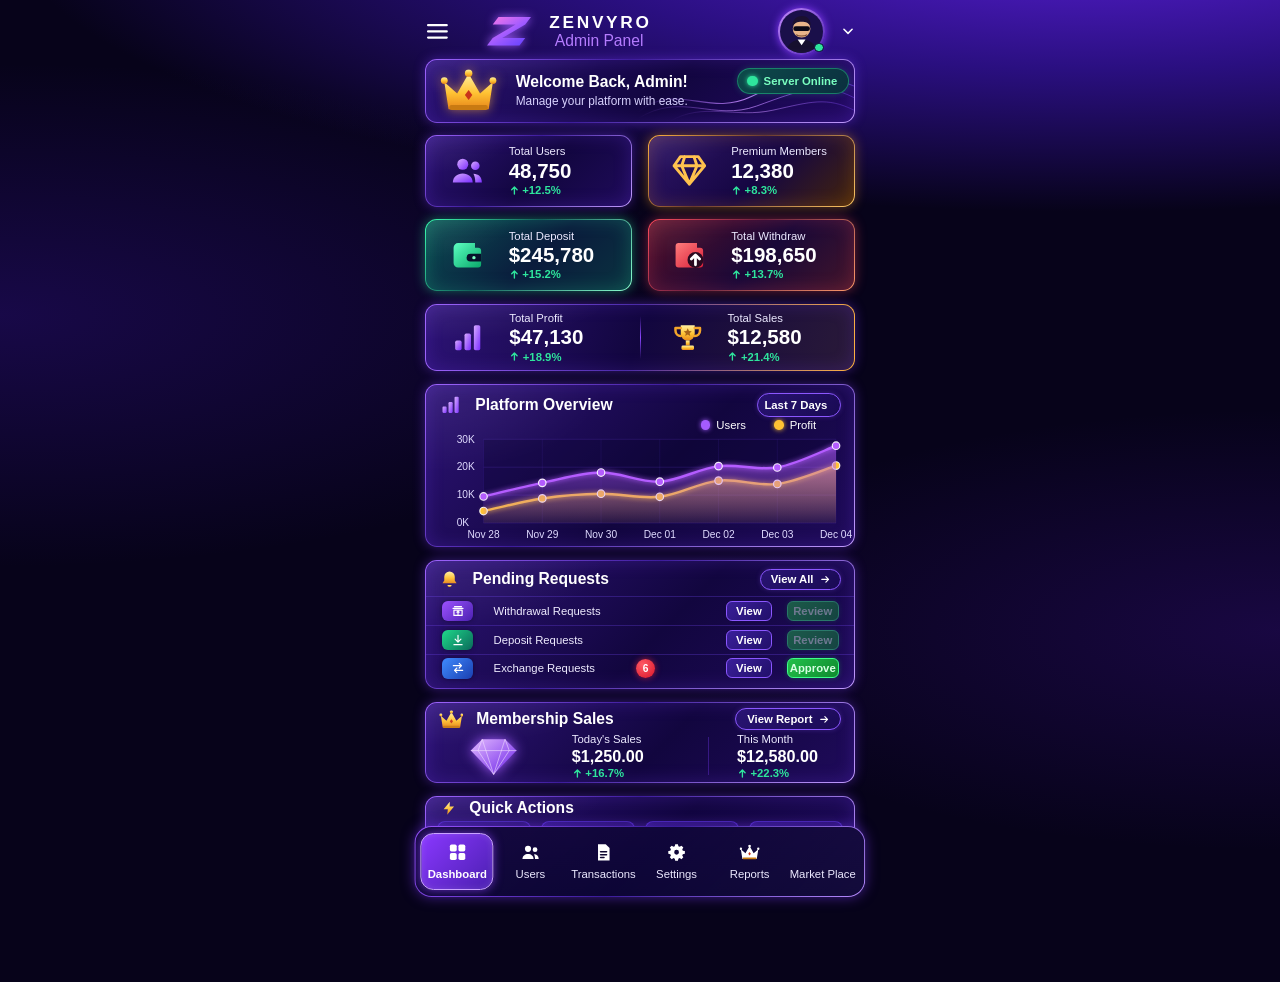
<file: admin.html>
<!DOCTYPE html>
<html lang="en">
<head>
<meta charset="utf-8">
<meta name="viewport" content="width=device-width,initial-scale=1,viewport-fit=cover">
<meta name="theme-color" content="#07031a">
<meta name="robots" content="noindex,nofollow">
<title>Zenvyro Admin Panel</title>
<style>
/* 1rem = 10 px of the reference design, so every box keeps the exact proportions of the design on any phone width */
html{font-size:calc(min(100vw,460px)/85.2);-webkit-text-size-adjust:100%}
:root{--gr:#2ee59d}
*{box-sizing:border-box;-webkit-tap-highlight-color:transparent}
body{margin:0;color:#fff;font-family:-apple-system,BlinkMacSystemFont,"SF Pro Display","Segoe UI",Roboto,Helvetica,Arial,sans-serif;background:#07031a;min-height:100vh}
body:before{content:"";position:fixed;inset:0;z-index:-1;background:radial-gradient(120% 45% at 85% -8%,#5a1fd8 0,#2a0f80 35%,transparent 70%),radial-gradient(80% 40% at 0 35%,#3a14a455,transparent 70%),radial-gradient(70% 35% at 100% 70%,#4a14b044,transparent 70%),#07031a}
button,input,textarea{font:inherit;color:inherit}
button{border:0;background:none;cursor:pointer;padding:0}
svg{display:block}
.app{width:min(100vw,460px);margin:0 auto;padding:calc(env(safe-area-inset-top,0px) + .6rem) 2.8rem calc(env(safe-area-inset-bottom,0px) + 17rem)}
/* cards: vivid gradient border + tinted interior + glow */
.card{--b1:#a066ff;--b2:#3d1c9c;--b3:#c29cff;--gl:rgba(125,60,255,.42);--gi:rgba(125,60,255,.22);--i1:#2d1376;--i2:#12063f;--i3:#1f0b5a;position:relative;overflow:hidden;border:.3rem solid transparent;border-radius:2.2rem;
  background:linear-gradient(135deg,var(--i1) 0,var(--i2) 55%,var(--i3) 100%) padding-box,linear-gradient(135deg,var(--b1) 0,var(--b2) 42%,var(--b3) 100%) border-box;
  box-shadow:0 0 2.2rem var(--gl),inset 0 0 3.4rem var(--gi)}
.card:after{content:"";position:absolute;inset:0;border-radius:inherit;pointer-events:none;background:radial-gradient(70% 90% at 0 0,rgba(255,255,255,.07),transparent 60%)}
.gold{--b1:#ffb340;--b2:#6a3a30;--b3:#ffc864;--gl:rgba(255,160,40,.42);--gi:rgba(255,150,30,.2);--i1:#2f1668;--i2:#150642;--i3:#44250a}
.green{--b1:#3dffb0;--b2:#12605a;--b3:#8affd0;--gl:rgba(40,230,160,.42);--gi:rgba(40,230,160,.22);--i1:#0b4d52;--i2:#0a1b3c;--i3:#0a3340}
.red{--b1:#ff4d5e;--b2:#6a2040;--b3:#ff9a6a;--gl:rgba(255,77,94,.42);--gi:rgba(255,77,94,.22);--i1:#541029;--i2:#180838;--i3:#43152a}
.clk{cursor:pointer}
/* header */
.top{display:flex;align-items:center;justify-content:space-between;height:10.4rem}
.top .l{display:flex;align-items:center;gap:6.6rem}
.menu{width:5rem;height:5rem;display:grid;place-items:center;margin-left:-.2rem}
.menu svg{width:4.6rem;height:4.6rem;stroke:#fff;stroke-width:2.2;fill:none;stroke-linecap:round}
.brand{display:flex;align-items:center;gap:3.1rem}
.logo{width:8.5rem;height:6.4rem;filter:drop-shadow(0 0 .9rem #a45cff)}
.bt{text-align:center}
.bt b{display:block;font-size:3.2rem;letter-spacing:.5rem;font-weight:800;line-height:3.6rem;margin-right:-.5rem}
.bt span{display:block;font-size:2.9rem;color:#b57cff;font-weight:500;line-height:3.2rem}
.me{display:flex;align-items:center;gap:3rem}
.av{position:relative;width:8.6rem;height:8.6rem;border-radius:50%;padding:.3rem;background:linear-gradient(135deg,#c58bff,#4a1fb0);box-shadow:0 0 1.6rem #8b3dff}
.av svg{width:100%;height:100%;border-radius:50%}
.av i{position:absolute;right:.2rem;bottom:.5rem;width:1.7rem;height:1.7rem;border-radius:50%;background:#2ee59d;border:.3rem solid #0b0430}
.me .ch{width:2.6rem;height:2.6rem;stroke:#fff;fill:none;stroke-width:2.6;stroke-linecap:round;stroke-linejoin:round}
/* welcome */
.wel{height:11.7rem;display:flex;align-items:center;gap:3.4rem;padding:0 2.6rem;margin-bottom:2.3rem;--i1:#2a1274;--i3:#240a66}
.wel .crown{width:10.6rem;height:8rem;flex:none;fill:url(#gGold);filter:drop-shadow(0 0 1rem #ffb34099)}
.wel h2{margin:0;font-size:2.9rem;font-weight:700;line-height:3.4rem;white-space:nowrap}
.wel p{margin:.5rem 0 0;font-size:2.2rem;color:#d9d3ff;line-height:2.6rem;white-space:nowrap}
.wv{position:absolute;right:0;bottom:0;width:40rem;height:100%;pointer-events:none}
.wel>div:not(.pill),.wel>svg.crown{position:relative;z-index:1}
.pill{position:absolute;right:.9rem;top:1.4rem;z-index:2;display:flex;align-items:center;gap:1.1rem;height:4.8rem;padding:0 2rem 0 1.8rem;border-radius:2.4rem;font-size:2.1rem;font-weight:600;color:#7affc0;background:linear-gradient(135deg,#0d4a4a,#0b2f3f);border:.2rem solid #2ee59d66;box-shadow:0 0 1.4rem #2ee59d33}
.pill i{width:1.9rem;height:1.9rem;border-radius:50%;background:#2ee59d;box-shadow:0 0 1rem #2ee59d;animation:pl 1.8s infinite}
.pill.off{color:#ff8a94;border-color:#ff4d5e77;background:linear-gradient(135deg,#4a0f20,#2f0b30)}.pill.off i{background:#ff4d5e;box-shadow:0 0 1rem #ff4d5e;animation:none}
@keyframes pl{50%{opacity:.45}}
/* stats */
.g2{display:grid;grid-template-columns:1fr 1fr;gap:2.3rem 2.8rem;margin-bottom:2.4rem}
.st{height:13.3rem;display:flex;align-items:center;gap:4.3rem;padding-left:4.2rem}
.st>svg{width:6.8rem;height:6.8rem;flex:none}
.st small,.pf small{display:block;font-size:2.1rem;line-height:3rem;color:#ece9ff;white-space:nowrap}
.st b,.pf b{display:block;font-size:3.8rem;line-height:4.2rem;font-weight:800;white-space:nowrap}
.d{display:inline-flex;align-items:center;gap:.5rem;font-size:2.1rem;line-height:3rem;font-weight:700;color:var(--gr)}
.d svg{width:2rem;height:2rem;stroke:var(--gr);fill:none;stroke-width:3;stroke-linecap:round;stroke-linejoin:round}
.d em{font-style:normal}
.pf{height:12.4rem;display:grid;grid-template-columns:1fr 1fr;margin-bottom:2.4rem;--b2:#4a2aa8;--b3:#ffb340;--i3:#3a2410;background:linear-gradient(110deg,#2d1376 0,#12063f 50%,#2a1a38 100%) padding-box,linear-gradient(100deg,#a066ff 0,#4a2aa8 48%,#ffb340 100%) border-box;box-shadow:0 0 2.2rem rgba(125,60,255,.4),inset 0 0 3.4rem rgba(125,60,255,.2)}
.pf>div{display:flex;align-items:center;gap:4.6rem;padding-left:4.6rem}
.pf>div+div{position:relative;gap:4.2rem;padding-left:5.8rem}
.pf>div+div:before{content:"";position:absolute;left:0;top:2rem;bottom:2rem;width:.2rem;background:linear-gradient(#8b46ff00,#8b46ff,#8b46ff00)}
.pf>div>svg{width:6.2rem;height:6.2rem;flex:none}
.fp{fill:url(#gPur)}.fg{fill:url(#gGold)}.fn{fill:url(#gGrn)}.fr{fill:url(#gRed)}
.sk{fill:none;stroke-linejoin:round;stroke-linecap:round}
/* sections */
.sec{margin-bottom:2.4rem}
.sh{display:flex;align-items:center;justify-content:space-between}
.sh h3{margin:0;display:flex;align-items:center;gap:2.4rem;font-size:2.9rem;font-weight:700;white-space:nowrap}
.sh h3>svg{flex:none}
.btn{display:inline-flex;align-items:center;justify-content:center;gap:1.2rem;height:4rem;padding:0 2rem;border-radius:2.2rem;font-size:2.1rem;font-weight:600;border:.2rem solid #8b57ff;background:linear-gradient(135deg,#3a1f9a88,#1a0c5a88);box-shadow:0 0 1rem #8b57ff44;white-space:nowrap}
.btn svg{width:2rem;height:2rem;stroke:#fff;fill:none;stroke-width:2.6;stroke-linecap:round;stroke-linejoin:round}
.ov{height:30.3rem;padding:1.5rem 2.4rem 0}
.ov .sh{height:4.4rem}
.ov .btn{width:15.5rem;height:4.4rem}
.rng{position:relative}
.menu2{display:none;position:absolute;right:0;top:5rem;z-index:5;min-width:15rem;border-radius:1.4rem;border:.2rem solid #8b57ff;background:#170a48;padding:.5rem}
.rng.open .menu2{display:block}
.menu2 button{display:block;width:100%;text-align:left;padding:1.1rem 1.4rem;font-size:2rem;border-radius:1rem;white-space:nowrap}
.menu2 button.on{background:#3a1f9a}
.lg{display:flex;justify-content:flex-end;gap:5.2rem;height:3rem;margin:.1rem 4.6rem 0 0;font-size:2.1rem;line-height:3rem}
.lg span{display:flex;align-items:center;gap:1.1rem}.lg i{width:1.8rem;height:1.8rem;border-radius:50%}
#chart{display:block;width:100%;height:20.2rem;margin-top:.3rem;overflow:visible}
#chart text{fill:#e0dbff;font-size:19px}
.pd{padding:1.4rem 0 1rem}
.pd .sh{height:3.9rem;padding:0 2.3rem 0 2.3rem;margin-bottom:1.2rem}
.pd .btn{height:3.9rem;padding:0 1.8rem}
.rq{display:flex;align-items:center;height:5.3rem;padding:0 2.8rem 0 3rem;border-top:.1rem solid #7a4cff44}
.rq .bx{width:5.7rem;height:3.8rem;border-radius:1.1rem;display:grid;place-items:center;flex:none;margin-right:3.8rem;box-shadow:0 0 1rem #0006}
.rq .bx svg{width:2.6rem;height:2.6rem;stroke:#fff;fill:none;stroke-width:2;stroke-linecap:round;stroke-linejoin:round}
.bx.p{background:linear-gradient(135deg,#9a4dff,#4a1fb0)}.bx.g{background:linear-gradient(135deg,#1fd98a,#0a6a5a)}.bx.b{background:linear-gradient(135deg,#3f8bff,#1a3fb0)}
.rq .n{width:26.4rem;flex:none;font-size:2.1rem;color:#efecff;white-space:nowrap}
.rq .bd{width:3.5rem;height:3.5rem;flex:none;border-radius:50%;background:radial-gradient(circle at 35% 30%,#ff5a66,#d81428);display:grid;place-items:center;font-size:1.9rem;font-weight:700;box-shadow:0 0 1.2rem #ff2a3a99;margin-right:13.2rem}
.rq .bd.z{visibility:hidden}
.rq .sm{height:3.7rem;border-radius:1.1rem;font-size:2.1rem;font-weight:600;padding:0}
.rq .sm[data-view]{width:8.6rem;margin-right:2.8rem}
.rq .ap{width:9.9rem}
.sm{font-size:13px;font-weight:600;padding:7px 14px;border-radius:10px;border:1px solid #8b57ff;background:linear-gradient(135deg,#3a1f9a,#22106a);color:#fff}
.ap{border-color:#3dff8a;background:linear-gradient(135deg,#22c04a,#0f8a2e);color:#d6ffe2;box-shadow:0 0 1rem #22c04a55}
.ap:disabled{opacity:.45}
.ms{display:flex;align-items:center;height:9.6rem;padding-left:5.4rem}
.ms .dm{width:9.5rem;height:7.7rem;flex:none;filter:drop-shadow(0 0 1.2rem #a45cff)}
.ms .col{width:20.1rem;margin-left:9.8rem}
.ms .col+.col{width:auto;margin-left:5.1rem;padding-left:5.2rem;border-left:.2rem solid #7d3cff55;height:7rem;display:flex;flex-direction:column;justify-content:center}
.ms .col:first-of-type{height:7rem;display:flex;flex-direction:column;justify-content:center}
.ms small{display:block;font-size:2.1rem;line-height:3rem;color:#ece9ff}
.ms b{display:block;font-size:3rem;line-height:3.4rem;font-weight:800;white-space:nowrap}
.ms .col .d{line-height:3rem}
.mm{padding:1.1rem 2.3rem 0 2.3rem}
.mm .sh{height:4rem}
.qa{padding:0 2rem 1.1rem}
.qa .row{display:grid;grid-template-columns:repeat(4,1fr);gap:1.8rem;margin-top:1.1rem}
.qa .row button{height:9.2rem;border-radius:1.5rem;border:.2rem solid #6a3cff88;background:linear-gradient(160deg,#2a1380aa,#12063f);display:flex;flex-direction:column;align-items:center;justify-content:center;gap:.6rem;font-size:1.9rem;line-height:1.95rem;text-align:center;box-shadow:inset 0 0 1.6rem #7d3cff33}
.qa .row svg{width:3.6rem;height:3.6rem;fill:#d2b6ff}
.qa .sh{height:3.4rem;padding:.8rem 0 0 .7rem}
/* nav */
.nav{position:fixed;left:50%;transform:translateX(-50%);bottom:calc(env(safe-area-inset-bottom,0px) + .6rem);width:83.6rem;height:13.2rem;display:grid;grid-template-columns:repeat(6,1fr);align-items:center;padding:0 1rem;border-radius:3.2rem;border:.3rem solid transparent;background:linear-gradient(#0e0536f2,#0a0430f2) padding-box,linear-gradient(135deg,#9a55ff,#3a1b9a 50%,#b78cff) border-box;box-shadow:0 0 2.4rem rgba(125,60,255,.5);z-index:20}
.nav button{height:10.6rem;border-radius:2.4rem;display:flex;flex-direction:column;align-items:center;justify-content:center;gap:.9rem;font-size:2.1rem;color:#ece9ff;border:.2rem solid transparent}
.nav svg{width:3.8rem;height:3.8rem;fill:#fff}
.nav button.on{background:linear-gradient(135deg,#8a38ff,#4a1fb0);border-color:#c9a2ff;box-shadow:0 0 1.8rem #8b3dffaa,inset 0 0 1.4rem #ffffff22;color:#fff;font-weight:600}
/* sheets (px based, easy to read) */
.sheet{position:fixed;inset:0;z-index:50;background:#02000dcc;display:none;align-items:flex-end;justify-content:center}
.sheet.on{display:flex}
.box{width:min(460px,100%);max-height:86vh;overflow:auto;font-size:14px;border-radius:22px 22px 0 0;border:1.5px solid #7d3cff88;border-bottom:0;background:linear-gradient(180deg,#1b0c4d,#0a0428);padding:14px 14px calc(env(safe-area-inset-bottom,0px) + 18px)}
.box .hd{display:flex;align-items:center;justify-content:space-between;margin-bottom:10px}
.box .hd b{font-size:18px}
.x{width:32px;height:32px;display:grid;place-items:center;border-radius:50%;background:#3a1f9a}
.x svg{width:16px;height:16px;stroke:#fff;fill:none;stroke-width:2.6;stroke-linecap:round}
.li{display:flex;align-items:center;justify-content:space-between;gap:10px;padding:10px 0;border-top:1px solid #6a3cff33}
.li:first-child{border-top:0}.li small{display:block;color:#b9b2f5;font-size:12px;margin-top:2px}
.li a{color:#fff;text-decoration:none;display:block;width:100%}
.li.u{cursor:pointer}
.box .bd{min-width:24px;height:24px;border-radius:50%;background:#e8222f;display:grid;place-items:center;font-size:12px;font-weight:700}
.box .bd.z{visibility:hidden}
.tag{font-size:12px;font-weight:700;padding:3px 10px;border-radius:12px;white-space:nowrap}
.tag.ok{background:#12603a;color:#7affc0}.tag.bad{background:#6a1428;color:#ff9aa6}
.tg{width:46px;height:26px;border-radius:14px;background:#3a2a6a;position:relative;flex:none;transition:.2s}
.tg:after{content:"";position:absolute;left:3px;top:3px;width:20px;height:20px;border-radius:50%;background:#fff;transition:.2s}
.tg.on{background:#7a2dff}.tg.on:after{left:23px}
textarea,.in{width:100%;border-radius:12px;border:1px solid #8b57ff;background:#0f0634;color:#fff;padding:11px;font-size:16px}
textarea{min-height:96px;resize:vertical}
.pr{width:100%;margin-top:10px;padding:12px;border-radius:12px;font-weight:700;background:linear-gradient(135deg,#8a3dff,#4a1fb0);border:1px solid #b78bff;color:#fff}
.note{font-size:12px;color:#b9b2f5;margin:8px 0 0}
.sub{margin:14px 0 8px;font-size:13px;font-weight:700;color:#d9d4ff}
.bg{display:grid;grid-template-columns:repeat(3,1fr);gap:8px}
.bg .sm{padding:10px 4px;text-align:center}
.bg .sm.red{border-color:#ff4d5e;background:linear-gradient(135deg,#8a1a30,#4a0f20)}
.toast{position:fixed;left:50%;bottom:calc(env(safe-area-inset-bottom,0px) + 16rem);transform:translateX(-50%) translateY(20px);opacity:0;pointer-events:none;background:#2a1a6a;border:1px solid #8b57ff;padding:10px 16px;border-radius:12px;font-size:13px;z-index:60;transition:.25s;max-width:90%;text-align:center}
.toast.on{opacity:1;transform:translateX(-50%)}
.mono{font-family:ui-monospace,SFMono-Regular,Menlo,monospace;letter-spacing:.4px}
.sm.red{border-color:#ff4d5e;background:linear-gradient(135deg,#8a1a30,#4a0f20);color:#ffd5da}
.sm.on{border-color:#c9a2ff;background:linear-gradient(135deg,#8a38ff,#4a1fb0)}
</style>
</head>
<body>
<svg width="0" height="0" style="position:absolute" aria-hidden="true">
<defs>
<linearGradient id="gGold" x1="0" y1="0" x2="0" y2="1"><stop offset="0" stop-color="#fff0a0"/><stop offset=".55" stop-color="#ffc233"/><stop offset="1" stop-color="#e8861a"/></linearGradient>
<linearGradient id="gPur" x1="0" y1="0" x2="1" y2="1"><stop offset="0" stop-color="#d6a8ff"/><stop offset="1" stop-color="#7a2dff"/></linearGradient>
<linearGradient id="gGrn" x1="0" y1="0" x2="1" y2="1"><stop offset="0" stop-color="#5affc0"/><stop offset="1" stop-color="#0aa86a"/></linearGradient>
<linearGradient id="gRed" x1="0" y1="0" x2="1" y2="1"><stop offset="0" stop-color="#ff7a7a"/><stop offset="1" stop-color="#d81f3a"/></linearGradient>
<linearGradient id="gZ" x1="0" y1="0" x2="1" y2="1"><stop offset="0" stop-color="#ff7ae6"/><stop offset=".5" stop-color="#a45cff"/><stop offset="1" stop-color="#5a3dff"/></linearGradient>
<linearGradient id="gW" x1="0" y1="0" x2="1" y2="0"><stop offset="0" stop-color="#9a55ff" stop-opacity="0"/><stop offset=".5" stop-color="#c58bff" stop-opacity=".9"/><stop offset="1" stop-color="#7a40ff" stop-opacity=".5"/></linearGradient>
</defs>
<symbol id="i-users" viewBox="0 0 24 24"><circle cx="9" cy="8" r="3.6"/><path d="M2.5 20c0-3.700 2.900-6 6.500-6s6.500 2.300 6.500 6z"/><circle cx="17.200" cy="9" r="2.800"/><path d="M16 14.300c3.300.1 5.500 2 5.500 5.700h-4.300c0-2.300-.4-4.100-1.200-5.700z"/></symbol>
<symbol id="i-dia" viewBox="0 0 24 24"><path class="sk" stroke="#ffc24d" stroke-width="1.900" d="M6.200 3h11.600L22 9l-10 12L2 9z M2 9h20 M9 3l-2 6 5 12 5-12-2-6"/></symbol>
<symbol id="i-wal" viewBox="0 0 24 24"><path d="M3 7a3 3 0 0 1 3-3h11v3h2a2 2 0 0 1 2 2v9a2 2 0 0 1-2 2H6a3 3 0 0 1-3-3z"/><path d="M14 11h7v5h-7a2.500 2.500 0 0 1 0-5z" fill="#07122b"/><circle cx="16.300" cy="13.500" r="1.100" fill="#7affc0"/></symbol>
<symbol id="i-wd" viewBox="0 0 24 24"><path d="M3 6a2 2 0 0 1 2-2h12v3h2a2 2 0 0 1 2 2v9a2 2 0 0 1-2 2H5a2 2 0 0 1-2-2z"/><circle cx="16" cy="15" r="5.200" fill="#2a0a20"/><path d="M16 18.200v-6.400M13.300 14.400 16 11.700l2.700 2.700" stroke="#fff" stroke-width="1.800" fill="none" stroke-linecap="round" stroke-linejoin="round"/></symbol>
<symbol id="i-bars" viewBox="0 0 24 24"><rect x="3" y="14" width="4.600" height="7" rx="1.200"/><rect x="9.700" y="9" width="4.600" height="12" rx="1.200"/><rect x="16.400" y="3" width="4.600" height="18" rx="1.200"/></symbol>
<symbol id="i-cup" viewBox="0 0 24 24"><path d="M7 3h10v6.200a5 5 0 0 1-10 0z"/><path class="sk" stroke="#f4a62a" stroke-width="1.800" d="M7 5H3.200v1.800A4 4 0 0 0 7 10.800M17 5h3.800v1.800a4 4 0 0 1-3.800 4"/><path d="M10.600 14h2.800v3.600h-2.800z"/><rect x="7.500" y="17.600" width="9" height="3.200" rx="1"/><path d="M12 5.200l.9 1.900 2 .2-1.500 1.400.4 2-1.800-1-1.800 1 .4-2-1.500-1.400 2-.2z" fill="#a8641a"/></symbol>
<symbol id="i-crown" viewBox="0 0 40 30"><path d="M3 9l9 8 8-14 8 14 9-8-3 19H6z"/><circle cx="3" cy="8" r="2.400"/><circle cx="20" cy="2.800" r="2.600"/><circle cx="37" cy="8" r="2.400"/><rect x="6.500" y="25" width="27" height="3.600" rx="1.600" fill="#c97a12"/><path d="M20 14.500l2.600 3.500-2.600 3.500-2.600-3.500z" fill="#c9341a"/></symbol>
<symbol id="i-bell" viewBox="0 0 24 24"><path d="M12 2.800a6 6 0 0 0-6 6V13l-2 3.200h16L18 13V8.800a6 6 0 0 0-6-6z"/><path d="M9.600 18.200a2.400 2.400 0 0 0 4.800 0z"/></symbol>
<symbol id="i-cash" viewBox="0 0 24 24"><path d="M3.500 7.500h17M6 4.500h12M5 10.500h14v9H5z M12 12.300v5.400M10 14l2-1.700 2 1.700" fill="none"/></symbol>
<symbol id="i-dl" viewBox="0 0 24 24"><path d="M12 4v11M7 10.500l5 5 5-5M5 20h14" fill="none"/></symbol>
<symbol id="i-sw" viewBox="0 0 24 24"><path d="M4 8h14M14 4l4 4-4 4M20 16H6M10 12l-4 4 4 4" fill="none"/></symbol>
<symbol id="i-mega" viewBox="0 0 24 24"><path d="M3 10v4a1 1 0 0 0 1 1h2.500l8 4V5l-8 4H4a1 1 0 0 0-1 1z"/><path d="M6.500 15l1.200 5h2.600l-1-4.600z"/><path d="M17.500 9a4.200 4.200 0 0 1 0 6" stroke="#d2b6ff" stroke-width="1.800" fill="none" stroke-linecap="round"/></symbol>
<symbol id="i-gift" viewBox="0 0 24 24"><rect x="3.500" y="10" width="17" height="11" rx="1.400"/><rect x="2.500" y="6.500" width="19" height="4" rx="1.400"/><path d="M12 6.500C9.200 6.500 7.200 5.800 7.600 4.200 8.200 2.200 11.400 3.600 12 6.500zm0 0c2.800 0 4.800-.7 4.400-2.300C15.800 2.200 12.600 3.600 12 6.500z" fill="#d2b6ff"/><path d="M12 6.500V21" stroke="#170a44" stroke-width="1.600"/></symbol>
<symbol id="i-gear" viewBox="0 0 24 24"><path d="M10.400 2.500h3.200l.5 2.400 1.500.7 2.100-1.300 2.200 2.200-1.300 2.100.7 1.500 2.400.5v3.200l-2.400.5-.7 1.500 1.300 2.100-2.200 2.200-2.100-1.300-1.500.7-.5 2.400h-3.200l-.5-2.400-1.500-.7-2.100 1.300-2.200-2.200 1.300-2.100-.7-1.500-2.400-.5v-3.200l2.400-.5.7-1.500-1.300-2.100 2.200-2.200 2.100 1.300 1.500-.7zM12 9.200a2.800 2.800 0 1 1 0 5.600 2.800 2.800 0 0 1 0-5.600z" fill-rule="evenodd"/></symbol>
<symbol id="i-grid" viewBox="0 0 24 24"><rect x="3" y="3" width="8" height="8" rx="2"/><rect x="13" y="3" width="8" height="8" rx="2"/><rect x="3" y="13" width="8" height="8" rx="2"/><rect x="13" y="13" width="8" height="8" rx="2"/></symbol>
<symbol id="i-doc" viewBox="0 0 24 24"><path d="M5.500 2.500h9l4.500 4.500v14.500h-13.500z"/><path d="M8.500 11.500h7M8.500 15h7M8.500 18.200h4" stroke="#0d0630" stroke-width="1.800" stroke-linecap="round"/></symbol>
<symbol id="i-up" viewBox="0 0 24 24"><path d="M12 20V5M6 10.500 12 4.500l6 6"/></symbol>
<symbol id="i-rt" viewBox="0 0 24 24"><path d="M4 12h15M13 6l6 6-6 6"/></symbol>
<symbol id="i-bolt" viewBox="0 0 24 24"><path d="M13.500 2 4 13.500h6.500L9.500 22 20 9.500h-6.700z"/></symbol>
</svg>

<div class="app">
  <div class="top">
    <div class="l">
      <button class="menu" id="bMenu" aria-label="Menu"><svg viewBox="0 0 24 24"><path d="M3 6h18M3 12h18M3 18h18"/></svg></button>
      <div class="brand">
        <svg class="logo" viewBox="0 0 48 34" aria-hidden="true"><path fill="url(#gZ)" d="M12 2H46L40 10H6zM40 10 16 24H6L30 10zM6 24H40L34 32H0z"/></svg>
        <div class="bt"><b>ZENVYRO</b><span>Admin Panel</span></div>
      </div>
    </div>
    <button class="me" id="bMe" aria-label="Account">
      <span class="av"><svg viewBox="0 0 44 44"><rect width="44" height="44" fill="#1a0f4a"/><path d="M6 44c1-10 8-14 16-14s15 4 16 14z" fill="#16102e"/><path d="M18 30l4 6 4-6z" fill="#fff"/><circle cx="22" cy="19" r="9" fill="#e8b48a"/><path d="M12.500 17c0-8 5-11 10-11s9 3 9 11c-2-4-5-5-9.500-5s-7 1-9.500 5z" fill="#1b1030"/><rect x="13.500" y="16.500" width="17" height="5" rx="2.500" fill="#0a0716"/><path d="M16.500 25c2 2 9 2 11 0" stroke="#7a4a30" stroke-width="1.200" fill="none"/></svg><i></i></span>
      <svg class="ch" viewBox="0 0 24 24"><path d="M5 9l7 7 7-7"/></svg>
    </button>
  </div>

  <div class="card wel">
    <svg class="wv" viewBox="0 0 400 117" preserveAspectRatio="none" aria-hidden="true"><path d="M0 100C70 40 130 110 210 70S330 20 400 50" fill="none" stroke="url(#gW)" stroke-width="2"/><path d="M0 112C80 60 140 118 220 88S340 40 400 72" fill="none" stroke="url(#gW)" stroke-width="1.500"/><path d="M60 117C120 80 180 112 250 96S350 70 400 96" fill="none" stroke="url(#gW)" stroke-width="1.200"/></svg>
    <svg class="crown" viewBox="0 0 40 30"><use href="#i-crown"/></svg>
    <div><h2>Welcome Back, Admin!</h2><p>Manage your platform with ease.</p></div>
    <div class="pill" id="srv"><i></i><span>Server Online</span></div>
  </div>

  <div class="g2">
    <div class="card st clk" data-open="usr"><svg class="fp"><use href="#i-users"/></svg><div><small>Total Users</small><b data-k="users" data-f="n">0</b><span class="d"><svg viewBox="0 0 24 24"><use href="#i-up"/></svg><em data-d="usersD"></em></span></div></div>
    <div class="card gold st"><svg><use href="#i-dia"/></svg><div><small>Premium Members</small><b data-k="premium" data-f="n">0</b><span class="d"><svg viewBox="0 0 24 24"><use href="#i-up"/></svg><em data-d="premD"></em></span></div></div>
    <div class="card green st"><svg class="fn"><use href="#i-wal"/></svg><div><small>Total Deposit</small><b data-k="deposit" data-f="m">0</b><span class="d"><svg viewBox="0 0 24 24"><use href="#i-up"/></svg><em data-d="depD"></em></span></div></div>
    <div class="card red st"><svg class="fr"><use href="#i-wd"/></svg><div><small>Total Withdraw</small><b data-k="withdraw" data-f="m">0</b><span class="d"><svg viewBox="0 0 24 24"><use href="#i-up"/></svg><em data-d="wdD"></em></span></div></div>
  </div>

  <div class="card pf">
    <div><svg class="fp"><use href="#i-bars"/></svg><div><small>Total Profit</small><b data-k="profit" data-f="m">0</b><span class="d"><svg viewBox="0 0 24 24"><use href="#i-up"/></svg><em data-d="profD"></em></span></div></div>
    <div><svg class="fg"><use href="#i-cup"/></svg><div><small>Total Sales</small><b data-k="sales" data-f="m">0</b><span class="d"><svg viewBox="0 0 24 24"><use href="#i-up"/></svg><em data-d="salesD"></em></span></div></div>
  </div>

  <div class="card sec ov">
    <div class="sh"><h3><svg class="fp" style="width:4.3rem;height:4rem"><use href="#i-bars"/></svg>Platform Overview</h3>
      <div class="rng" id="rng"><button class="btn" id="rngB"><span id="rngT">Last 7 Days</span><svg viewBox="0 0 24 24"><path d="M5 9l7 7 7-7"/></svg></button>
        <div class="menu2"><button data-n="7" class="on">Last 7 Days</button><button data-n="14">Last 14 Days</button><button data-n="30">Last 30 Days</button></div></div></div>
    <div class="lg"><span><i style="background:#a45cff;box-shadow:0 0 1rem #a45cff"></i>Users</span><span><i style="background:#ffc233;box-shadow:0 0 1rem #ffc233"></i>Profit</span></div>
    <svg id="chart" viewBox="0 0 749 202" preserveAspectRatio="none" role="img" aria-label="Platform overview chart"></svg>
  </div>

  <div class="card sec pd">
    <div class="sh"><h3><svg class="fg" style="width:3.9rem;height:3.9rem"><use href="#i-bell"/></svg>Pending Requests</h3><button class="btn" data-open="req">View All<svg viewBox="0 0 24 24"><use href="#i-rt"/></svg></button></div>
    <div id="rq"></div>
  </div>

  <div class="card sec mm">
    <div class="sh"><h3><svg class="fg" style="width:4.6rem;height:3.5rem" viewBox="0 0 40 30"><use href="#i-crown"/></svg>Membership Sales</h3><button class="btn" data-open="rep">View Report<svg viewBox="0 0 24 24"><use href="#i-rt"/></svg></button></div>
    <div class="ms">
      <svg class="dm" viewBox="0 0 96 80"><defs><linearGradient id="gD" x1="0" y1="0" x2="1" y2="1"><stop offset="0" stop-color="#e2b8ff"/><stop offset="1" stop-color="#6a22e8"/></linearGradient></defs><path d="M26 8h44l22 22-44 46L4 30z" fill="url(#gD)"/><path d="M4 30h88M26 8l22 68 22-68M26 8l-8 22 30 46M70 8l8 22-30 46" stroke="#f6e6ff" stroke-opacity=".75" stroke-width="1.400" fill="none"/></svg>
      <div class="col"><small>Today's Sales</small><b data-k="today" data-f="m2">0</b><span class="d"><svg viewBox="0 0 24 24"><use href="#i-up"/></svg><em data-d="todayD"></em></span></div>
      <div class="col"><small>This Month</small><b data-k="month" data-f="m2">0</b><span class="d"><svg viewBox="0 0 24 24"><use href="#i-up"/></svg><em data-d="monthD"></em></span></div>
    </div>
  </div>

  <div class="card sec qa">
    <div class="sh"><h3><svg class="fg" style="width:2.9rem;height:3.4rem"><use href="#i-bolt"/></svg>Quick Actions</h3></div>
    <div class="row">
      <button data-open="ann"><svg viewBox="0 0 24 24"><use href="#i-mega"/></svg>Send<br>Announcement</button>
      <button data-open="mem"><svg viewBox="0 0 24 24"><use href="#i-gift"/></svg>Manage<br>Membership</button>
      <button data-open="set"><svg viewBox="0 0 24 24"><use href="#i-gear"/></svg>System<br>Settings</button>
      <button data-open="log"><svg viewBox="0 0 24 24"><use href="#i-bars"/></svg>View Logs</button>
    </div>
  </div>
</div>

<nav class="nav" id="nav">
  <button class="on" data-nav="dash"><svg viewBox="0 0 24 24"><use href="#i-grid"/></svg>Dashboard</button>
  <button data-nav="usr"><svg viewBox="0 0 24 24"><use href="#i-users"/></svg>Users</button>
  <button data-nav="txn"><svg viewBox="0 0 24 24"><use href="#i-doc"/></svg>Transactions</button>
  <button data-nav="set"><svg viewBox="0 0 24 24"><use href="#i-gear"/></svg>Settings</button>
  <button data-nav="rep"><svg viewBox="0 0 40 30"><use href="#i-crown"/></svg>Reports</button>
  <button data-nav="mkt"><svg viewBox="0 0 24 24"><use href="#i-cash"/></svg>Market Place</button>
</nav>

<div class="sheet" id="sheet"><div class="box"><div class="hd"><b id="shT"></b><button class="x" id="shX" aria-label="Close"><svg viewBox="0 0 24 24"><path d="M5 5l14 14M19 5L5 19"/></svg></button></div><div id="shB"></div></div></div>
<div class="toast" id="toast"></div>

<script src="zenvyro-api.js"></script>
<script src="site-settings.js?v=20261114x"></script>
<script src="member-id.js"></script>
<script src="nft-catalog.js"></script>
<script src="admin-market.js"></script>
<script src="admin-deposit.js?v=20261114x"></script>
<script src="admin-withdraw.js?v=20261114x"></script>
<script>
(() => {
  "use strict";
  /* Zenvyro Admin Panel. Demo preview: figures and users are sample data until the backend is connected.
     Optional live data: set window.ZENVYRO_ADMIN_ENDPOINT to a JSON URL with the same keys as DEMO. */
  const KEY = "zenvyro_admin_v2";
  const DEMO = { users: 48750, usersD: 12.5, premium: 12380, premD: 8.3, deposit: 245780, depD: 15.2, withdraw: 198650, wdD: 13.7,
    profit: 47130, profD: 18.9, sales: 12580, salesD: 21.4, today: 1250, todayD: 16.7, month: 12580, monthD: 22.3 };
  const PACKS = [["Free", 0, 0.001587], ["Standard", 10, 0.002222], ["Silver", 25, 0.006945], ["Gold", 50, 0.017361], ["Platinum", 100, 0.050505]];
  const ROWS = [["wd", "Withdrawal Requests", "i-cash", "p", "Withdrawal"], ["dep", "Deposit Requests", "i-dl", "g", "Deposit"], ["ex", "Exchange Requests", "i-sw", "b", "Exchange"]];
  const DUR = [["1 Day", 1], ["3 Days", 3], ["7 Days", 7], ["1 Month", 30], ["6 Months", 182], ["1 Year", 365]];
  const $ = s => document.querySelector(s), $$ = s => [...document.querySelectorAll(s)];
  let data = { ...DEMO }, days = 7;

  function seedUsers() {
    const pk = [0, 1, 0, 2, 0, 3, 0, 0, 4, 1, 0, 2, 0, 1], bal = [12.5, 0, 3.2, 45, 0, 120, .8, 0, 300, 9, 0, 60, 2, 15];
    return pk.map((p, i) => ({ id: "ZV-" + (20410 + i * 137), name: "zv_user_" + (20410 + i * 137), pack: PACKS[p][0], balance: bal[i], joined: Date.now() - (i + 1) * 86400000 * 4, ban: null }));
  }
  let st = { pend: { wd: 12, dep: 8, ex: 6 }, set: { maint: false, reg: true, wdraw: true, dep: true, exch: true, trans: true, mine: true, buy: true, nft: true }, logs: [], users: null };
  try { const s = JSON.parse(localStorage.getItem(KEY) || "null"); if (s) st = { ...st, ...s, pend: { ...st.pend, ...s.pend }, set: { ...st.set, ...s.set } }; } catch (e) {}
  if (!Array.isArray(st.users) || !st.users.length) st.users = seedUsers();
  const save = () => { try { localStorage.setItem(KEY, JSON.stringify(st)); } catch (e) {} };
  const log = t => { st.logs.unshift({ t, ts: Date.now() }); st.logs = st.logs.slice(0, 60); save(); };
  window.ZVAdminLog = log;
  const fmt = { n: v => Math.round(v).toLocaleString("en-US"), m: v => "$" + Math.round(v).toLocaleString("en-US"),
    m2: v => "$" + v.toLocaleString("en-US", { minimumFractionDigits: 2, maximumFractionDigits: 2 }) };
  const when = ts => new Date(ts).toLocaleString("en-GB", { day: "2-digit", month: "short", year: "numeric", hour: "2-digit", minute: "2-digit", hour12: false });
  const esc = s => String(s).replace(/[&<>"]/g, c => ({ "&": "&amp;", "<": "&lt;", ">": "&gt;", '"': "&quot;" }[c]));
  let tt; function toast(m) { const t = $("#toast"); t.textContent = m; t.classList.add("on"); clearTimeout(tt); tt = setTimeout(() => t.classList.remove("on"), 2400); }

  /* ---- user control (ban / unban / send dollars) ---- */
  const user = id => st.users.find(u => u.id === id);
  const banned = u => !!(u && u.ban && u.ban.until > Date.now());
  const A = window.ZenvyroAdmin = {
    getUsers: () => st.users.map(u => ({ ...u, banned: banned(u) })),
    banUser(id, d, reason) { const u = user(id); if (!u || !(d > 0)) return false; u.ban = { until: Date.now() + d * 86400000, days: d, reason: reason || "", at: Date.now() }; log("Banned " + u.name + " for " + d + " day(s)"); save(); return true; },
    unbanUser(id) { const u = user(id); if (!u) return false; u.ban = null; log("Unbanned " + u.name); save(); return true; },
    giveDollars(id, amt) { const u = user(id); amt = Math.round(+amt * 100) / 100; if (!u || !(amt > 0) || amt > 100000) return false; u.balance = Math.round((u.balance + amt) * 100) / 100; log("Sent " + fmt.m2(amt) + " to " + u.name); save(); return true; }
  };

  /* ---- stats ---- */
  function paint(anim) {
    $$("[data-d]").forEach(e => e.textContent = "+" + Number(data[e.dataset.d]).toFixed(1) + "%");
    $$("[data-k]").forEach(e => {
      const to = Number(data[e.dataset.k]) || 0, f = fmt[e.dataset.f], t0 = performance.now();
      if (!anim) { e.textContent = f(to); return; }
      (function step(t) { const p = Math.min(1, (t - t0) / 700); e.textContent = f(to * (1 - Math.pow(1 - p, 3))); if (p < 1) requestAnimationFrame(step); })(t0);
    });
  }
  async function load() {
    const url = window.ZENVYRO_ADMIN_ENDPOINT;
    if (url) {
      try { const r = await fetch(url, { headers: { Accept: "application/json" }, cache: "no-store" }); if (!r.ok) throw 0; const j = await r.json();
        for (const k in DEMO) if (Number.isFinite(+j[k])) data[k] = +j[k]; } catch (e) { toast("Could not load live data"); }
    }
    paint(true);
  }

  /* ---- chart (drawn in reference pixel units) ---- */
  function series(n, kind) {
    if (n === 7) return kind ? [9500, 14400, 18100, 14800, 20400, 19900, 27700] : [4300, 8800, 10500, 9400, 15200, 14000, 20600];
    let a = [], r = kind ? 7 : 3, base = kind ? 6000 : 2500, top = kind ? 28000 : 21000;
    for (let i = 0; i < n; i++) { r = (r * 49297 + 233280) % 233280; a.push(base + (top - base) * (i / (n - 1)) * .85 + (r / 233280 - .5) * top * .2); }
    return a.map(v => Math.max(1500, Math.min(29000, v)));
  }
  function curve(p) { let d = "M" + p[0][0] + " " + p[0][1]; for (let i = 0; i < p.length - 1; i++) { const a = p[i - 1] || p[i], b = p[i], c = p[i + 1], e = p[i + 2] || c;
    d += `C${(b[0] + (c[0] - a[0]) / 6).toFixed(1)} ${(b[1] + (c[1] - a[1]) / 6).toFixed(1)} ${(c[0] - (e[0] - b[0]) / 6).toFixed(1)} ${(c[1] - (e[1] - b[1]) / 6).toFixed(1)} ${c[0]} ${c[1]}`; } return d; }
  function chart() {
    const L = 83, R = 740, T = 8, B = 163, W = R - L, H = B - T, n = days;
    const x = i => L + W * i / (n - 1), y = v => B - H * Math.min(v, 30000) / 30000;
    let g = '<rect x="' + L + '" y="' + T + '" width="' + W + '" height="' + H + '" fill="#0a0430" fill-opacity=".35"/>';
    ["30K", "20K", "10K", "0K"].forEach((l, i) => { const yy = T + H * i / 3; g += `<line x1="${L}" x2="${R}" y1="${yy}" y2="${yy}" stroke="#7a4cff" stroke-opacity=".3"/><text x="33" y="${yy + 6}">${l}</text>`; });
    const step = n > 7 ? Math.ceil(n / 7) : 1, now = new Date();
    for (let i = 0; i < n; i++) {
      g += `<line x1="${x(i)}" x2="${x(i)}" y1="${T}" y2="${B}" stroke="#7a4cff" stroke-opacity=".18"/>`;
      if ((n - 1 - i) % step === 0) { const d = new Date(now); d.setDate(now.getDate() - (n - 1 - i)); g += `<text x="${x(i)}" y="190" text-anchor="middle">${d.toLocaleDateString("en-US", { month: "short", day: "2-digit" })}</text>`; }
    }
    [[series(n, 0), "#ffc233", "gy"], [series(n, 1), "#b45cff", "gp"]].forEach(([s, c, id]) => {
      const p = s.map((v, i) => [+x(i).toFixed(1), +y(v).toFixed(1)]), d = curve(p);
      g += `<defs><linearGradient id="${id}" x1="0" y1="0" x2="0" y2="1"><stop offset="0" stop-color="${c}" stop-opacity=".6"/><stop offset="1" stop-color="${c}" stop-opacity=".06"/></linearGradient></defs>`;
      g += `<path d="${d}L${R} ${B}L${L} ${B}Z" fill="url(#${id})"/><path d="${d}" fill="none" stroke="${c}" stroke-width="4.5" stroke-linecap="round" style="filter:drop-shadow(0 0 5px ${c})"/>`;
      if (n <= 14) p.forEach(q => g += `<circle cx="${q[0]}" cy="${q[1]}" r="7" fill="${c}" stroke="#fff" stroke-opacity=".9" stroke-width="2.200"/>`);
    });
    $("#chart").innerHTML = g;
  }

  /* ---- pending requests ---- */
  const pc = k => (k === "wd" && window.ZVAdminWithdraw ? window.ZVAdminWithdraw.count() : k === "dep" && window.ZVAdminDeposit ? window.ZVAdminDeposit.count() : st.pend[k]);   // Withdrawal and Deposit Requests: the real numbers
  window.ZVAdminRenderReq = () => renderReq();
  function renderReq() {
    $("#rq").innerHTML = ROWS.map(r => `<div class="rq"><div class="bx ${r[3]}"><svg viewBox="0 0 24 24"><use href="#${r[2]}"/></svg></div><span class="n">${r[1]}</span><span class="bd ${pc(r[0]) ? "" : "z"}">${pc(r[0])}</span><button class="sm" data-view="${r[0]}">View</button><button class="sm ap" data-appr="${r[0]}" ${pc(r[0]) ? "" : "disabled"}>${r[0] === "wd" || r[0] === "dep" ? "Review" : "Approve"}</button></div>`).join("");
  }
  function approve(t) {
    if (!st.pend[t]) return toast("No pending requests");
    st.pend[t]--; const r = ROWS.find(x => x[0] === t); log(r[4] + " request approved"); save(); renderReq(); toast(r[4] + " request approved");
  }
  function reqItems(t) {
    if (t === "wd" && window.ZVAdminWithdraw) return window.ZVAdminWithdraw.mini();
    if (t === "dep" && window.ZVAdminDeposit) return window.ZVAdminDeposit.mini();
    const n = Math.min(st.pend[t], 12), r = ROWS.find(x => x[0] === t), seed = { wd: 37, dep: 53, ex: 71 }[t];
    return Array.from({ length: n }, (_, i) => { const id = "ZV-" + (10000 + (seed * (i + 3) * 97) % 89999), amt = 10 + (seed * (i + 5)) % 190;
      return `<div class="li"><div>${id}<small>${r[4]} · $${amt}.00</small></div><button class="sm ap" data-appr2="${t}">Approve</button></div>`; }).join("") || '<div class="li">No pending requests</div>';
  }

  /* ---- sheets ---- */
  const tg = (k, label, sub) => `<div class="li"><div>${label}<small>${sub}</small></div><button class="tg ${st.set[k] ? "on" : ""}" data-tg="${k}" aria-label="${label}"></button></div>`;
  const userRows = q => { q = (q || "").trim().toLowerCase();
    const l = st.users.filter(u => !q || u.name.toLowerCase().includes(q) || u.id.toLowerCase().includes(q));
    return l.map(u => `<div class="li u" data-user="${u.id}"><div>${u.name}<small>${u.id} · ${u.pack} Pack · ${fmt.m2(u.balance)}</small></div><span class="tag ${banned(u) ? "bad" : "ok"}">${banned(u) ? "Banned" : "Active"}</span></div>`).join("") || '<div class="li">No users found</div>'; };
  function userPage(id) {
    const u = user(id), b = banned(u);
    return [u.name, `<div class="li"><div>${u.id}<small>${u.pack} Pack · Joined ${when(u.joined).slice(0, 11)}</small></div><span class="tag ${b ? "bad" : "ok"}">${b ? "Banned" : "Active"}</span></div>
<div class="li"><div>Wallet Balance<small>Demo balance</small></div><b>${fmt.m2(u.balance)}</b></div>` +
      (b ? `<div class="li"><div>Banned until<small>${when(u.ban.until)}</small></div><button class="sm ap" data-unban="${u.id}">Unban</button></div>` : "") +
      `<p class="sub">${b ? "Change ban to" : "Ban this user for"}</p><div class="bg">${DUR.map(d => `<button class="sm red" data-ban="${u.id}" data-days="${d[1]}" data-lb="${d[0]}">${d[0]}</button>`).join("")}</div>
<p class="sub">Send dollars to wallet</p><input class="in" id="usd" type="number" inputmode="decimal" min="0" step="0.01" placeholder="Amount in USD"><button class="pr" data-give="${u.id}">Send to Wallet</button>
<button class="pr" style="background:#2a1a6a" data-go="usr">Back to Users</button><p class="note">Saved on this device only for now. It reaches real users once the backend is connected.</p>`];
  }
  /* ---- Manage Membership: vouchers, crypto payments, failed attempts ---- */
  const AP = () => window.ZenvyroAPI;
  let memTab = "vouch", vFilter = "all", lastGen = null, vPackSel = "Standard", vQtySel = 10;
  const REASON = { not_found: "Code not found", already_used: "Code already used", wrong_pack: "Code is for another pack", disabled: "Disabled code", txid_reused: "TXID already used" };
  const copy = t => { if (navigator.clipboard) navigator.clipboard.writeText(t).then(() => toast("Copied")).catch(() => toast("Copy failed")); else toast("Copy not supported"); };
  const memTabs = c => `<div class="bg" style="grid-template-columns:repeat(4,1fr);margin-bottom:12px">${[["packs", "Packs"], ["vouch", "Vouchers"], ["pay", "Crypto" + (c.pending ? " (" + c.pending + ")" : "")], ["att", "Attempts"]].map(t => `<button class="sm ${memTab === t[0] ? "on" : ""}" data-mt="${t[0]}">${t[1]}</button>`).join("")}</div>`;
  const vRow = x => `<div class="li"><div><span class="mono">${esc(x.code)}</span><small>${esc(x.pack)} ${x.trx} TRX · ${x.status}${x.usedBy ? " · by " + esc(x.usedBy) + " · " + when(x.usedAt) : " · created " + when(x.createdAt)}</small></div>${x.status === "unused" ? `<button class="sm red" data-vdis="${x.id}">Disable</button>` : `<span class="tag ${x.status === "used" ? "ok" : "bad"}">${x.status}</span>`}</div>`;
  const pRow = p => `<div class="li" style="align-items:flex-start"><div style="min-width:0"><b>${esc(p.pack)} Pack · ${p.trx} TRX</b><small>${esc(p.user)} · ${esc((AP().ASSETS.find(a => a.id === p.asset) || {}).asset || p.asset)} · ${when(p.createdAt)}</small><small class="mono" style="word-break:break-all;color:#d9d4ff">${esc(p.txid)}</small><button class="sm" style="margin-top:6px;padding:4px 10px" data-copytext="${esc(p.txid)}">Copy TXID</button></div><div style="display:grid;gap:6px;justify-items:end"><span class="tag ${p.status === "approved" ? "ok" : p.status === "rejected" ? "bad" : ""}" ${p.status === "pending" ? 'style="background:#5a4a1a;color:#e5c16c"' : ""}>${p.status}</span>${p.status === "pending" ? `<button class="sm ap" data-pok="${p.id}">Approve</button><button class="sm red" data-pno="${p.id}">Reject</button>` : ""}</div></div>`;
  async function openMem() {
    const c = await AP().adminCounts(); let h = memTabs(c);
    if (memTab === "packs") h += PACKS.map(p => `<div class="li"><div>${p[0]} Pack<small>${p[2].toFixed(6)} ZNV / hour</small></div><b>$${p[1]}</b></div>`).join("") + '<p class="note">Pack prices and rates are read-only here.</p>';
    else if (memTab === "vouch") {
      const v = await AP().adminVouchers(), cnt = k => v.filter(x => k === "all" || x.status === k).length, list = v.filter(x => vFilter === "all" || x.status === vFilter).slice(0, 100);
      h += `<p class="sub" style="margin-top:2px">Generate vouchers</p><select class="in" id="vPack">${Object.entries(AP().PACKS).map(([n, u]) => `<option value="${n}"${n === vPackSel ? " selected" : ""}>${n} Pack ($${u})</option>`).join("")}</select>
<input class="in" id="vQty" type="number" inputmode="numeric" min="1" max="200" value="${vQtySel}" style="margin-top:8px" placeholder="How many codes (1 to 200)"><button class="pr" data-gen>Generate Codes</button>`;
      if (lastGen) h += `<p class="sub">New codes (${lastGen.length}). Copy them now.</p><textarea class="in" id="vOut" readonly rows="6" style="font-family:ui-monospace,Menlo,monospace;font-size:13px">${lastGen.join("\n")}</textarea><button class="pr" data-copy="vOut" style="background:#2a1a6a">Copy All Codes</button>`;
      h += `<p class="sub">All vouchers</p><div class="bg" style="grid-template-columns:repeat(4,1fr);margin-bottom:6px">${["all", "unused", "used", "disabled"].map(k => `<button class="sm ${vFilter === k ? "on" : ""}" data-vf="${k}">${k[0].toUpperCase() + k.slice(1)} ${cnt(k)}</button>`).join("")}</div>${list.map(vRow).join("") || '<div class="li">No vouchers yet</div>'}<p class="note">Each code works only for its own pack. Treat codes like cash and share them only with the buyer.</p>`;
    } else if (memTab === "pay") {
      const p = await AP().adminPayments(), info = await AP().payInfo();
      h += `<p class="sub" style="margin-top:2px">Payment requests</p>${p.map(pRow).join("") || '<div class="li">No payment requests yet</div>'}<p class="note">Approve only after you see the funds in your own wallet. A used TXID can never be submitted again.</p>
<p class="sub">Receiving addresses</p>${info.map(a => `<label class="note" style="display:block;margin:10px 0 4px">${a.asset} (${a.network})</label><input class="in" data-addr="${a.id}" value="${esc(a.address)}" placeholder="Wallet address" autocomplete="off" spellcheck="false">`).join("")}<button class="pr" data-saveaddr>Save Addresses</button><p class="note">Double-check every address. Members will send real money to these addresses.</p>`;
    } else {
      const at = await AP().adminAttempts(), rs = await AP().adminRestricted();
      if (AP().mode === "demo") h += '<div class="note" style="margin:0 0 8px;padding:10px 12px;border:1px solid #70552b;border-radius:12px;color:#e7d9b7">Demo mode: this list shows only accounts used in THIS browser. Real, all-device control comes with the backend.</div>';
      h += `<p class="sub" style="margin-top:2px">Restricted accounts</p>${rs.map(r => `<div class="li"><div>${esc(r.userId)}<small>${r.banned ? "Restricted until " + when(r.bannedUntil) : "Warning on record, not restricted"} · restrictions: ${r.banCount}</small></div><div style="display:grid;gap:6px;justify-items:end">${r.banned ? `<button class="sm ap" data-unb="${esc(r.userId)}">Unban</button>` : '<span class="tag bad">Warning</span>'}<button class="sm" data-clr="${esc(r.userId)}">Clear record</button></div></div>`).join("") || '<div class="li">No restricted accounts</div>'}
<p class="sub">Failed attempts (latest 100)</p>${at.map(a => `<div class="li"><div>${esc(a.user)}<small>${REASON[a.reason] || a.reason} · tried ${esc(a.pack)} Pack · code ${esc(a.code)}</small></div><small>${when(a.ts)}</small></div>`).join("") || '<div class="li">No failed attempts</div>'}`;
    }
    show("Manage Membership", h, "mem");
  }
  async function gen() {
    const n = +$("#vQty").value, pk = $("#vPack").value; vPackSel = pk; vQtySel = n;
    if (!(n >= 1 && n <= 200)) return toast("Enter a number from 1 to 200");
    if (!confirm("Generate " + n + " voucher code(s) for the " + pk + " Pack?")) return;
    const r = await AP().adminGenerate(pk, n, ""); if (!r.ok) return toast("Could not generate codes");
    lastGen = r.codes; log("Generated " + n + " x " + pk + " vouchers"); toast(n + " code(s) generated"); openMem();
  }
  async function decide(id, ok) {
    let note = "";
    if (ok) { if (!confirm("Approve this payment? Do this only after the funds are visible in your wallet.")) return; }
    else { note = prompt("Reason for rejecting (optional)"); if (note === null) return; }
    if (await AP().adminDecide(id, ok, note)) { log("Crypto payment " + (ok ? "approved" : "rejected")); toast(ok ? "Payment approved, pack activated" : "Payment rejected"); openMem(); }
  }
  async function saveAddr() {
    for (const i of $$("[data-addr]")) await AP().adminSetAddress(i.dataset.addr, i.value);
    log("Receiving addresses updated"); toast("Addresses saved");
  }
  function adminClick(e) {
    const q = a => e.target.closest(a); let b;
    if ((b = q("[data-mt]"))) { memTab = b.dataset.mt; openMem(); return true; }
    if ((b = q("[data-vf]"))) { vFilter = b.dataset.vf; openMem(); return true; }
    if (q("[data-gen]")) { gen(); return true; }
    if ((b = q("[data-copy]"))) { const t = document.getElementById(b.dataset.copy); if (t) copy(t.value); return true; }
    if ((b = q("[data-copytext]"))) { copy(b.dataset.copytext); return true; }
    if ((b = q("[data-vdis]"))) { if (confirm("Disable this voucher? It can no longer be redeemed.")) AP().adminDisable(b.dataset.vdis).then(() => { log("Voucher disabled"); openMem(); }); return true; }
    if ((b = q("[data-pok]"))) { decide(b.dataset.pok, true); return true; }
    if ((b = q("[data-pno]"))) { decide(b.dataset.pno, false); return true; }
    if ((b = q("[data-unb]"))) { if (confirm("Remove the restriction from " + b.dataset.unb + "?")) AP().adminUnban(b.dataset.unb).then(() => { log("Unbanned " + b.dataset.unb); openMem(); }); return true; }
    if ((b = q("[data-clr]"))) { if (confirm("Unban " + b.dataset.clr + " and clear all strikes and warnings?")) AP().adminUnban(b.dataset.clr, true).then(() => { log("Cleared record of " + b.dataset.clr); openMem(); }); return true; }
    if (q("[data-saveaddr]")) { saveAddr(); return true; }
    if ((b = q("[data-ph]"))) { phAct(b.dataset.ph); return true; }
    if ((b = q("[data-bx]"))) { bxAct(b.dataset.bx); return true; }
    if ((b = q("[data-tc]"))) { trfCancel(b.dataset.tc); return true; }
    if ((b = q("[data-rf]"))) { rfAct(b.dataset.rf); return true; }
    return false;
  }

  const SS = () => window.ZenvyroSettings;
  const dtl = ms => new Date(ms - new Date().getTimezoneOffset() * 60000).toISOString().slice(0, 16);
  const dur = ms => { const s = Math.max(0, Math.floor(ms / 1000)); return Math.floor(s / 86400) + "d " + Math.floor(s % 86400 / 3600) + "h " + Math.floor(s % 3600 / 60) + "m"; };
  const BX = [["income", "Total Income"], ["withdraw", "Total Withdraw"], ["normal", "Total Users"], ["countries", "Covered Countries"]];
  const alt = ' style="background:#2a1a6a"';
  const phasePage = () => { const p = SS().phase(); return ["Phase 1 Timer",
    `<div class="li"><div>${p.paused ? "Paused" : "Running"}<small>Time left</small></div><b>${dur(p.left)}</b></div>
    <div class="li"><div>Show on Home<small>The Phase 1 box</small></div><button class="tg ${p.show ? "on" : ""}" data-ph="show" aria-label="Show on Home"></button></div>
    <div class="li"><div>Start<small>Date and time</small></div></div><input class="in" id="phS" type="datetime-local" value="${dtl(p.start)}">
    <div class="li"><div>End<small>Date and time</small></div></div><input class="in" id="phE" type="datetime-local" value="${dtl(p.end)}">
    <button class="pr" data-ph="save">Save Start and End</button>
    <button class="pr" data-ph="${p.paused ? "resume" : "pause"}">${p.paused ? "Resume Time" : "Pause Time"}</button>
    <div class="li"><div>Add or remove time<small>Days and hours</small></div></div>
    <input class="in" id="phD" type="number" min="0" placeholder="Days"><input class="in" id="phH" type="number" min="0" placeholder="Hours">
    <button class="pr" data-ph="add">Add Time</button><button class="pr"${alt} data-ph="sub">Remove Time</button><button class="pr"${alt} data-ph="reset">Reset to 120 days from 5 Nov 2026</button>
    <p class="note">Saved on this device for now. It reaches every member once the backend is connected.</p>`]; };
  function phAct(a) {
    const S = SS(), p = S.phase();
    if (a === "show") S.setPhase({ show: !p.show });
    else if (a === "pause") S.pause(); else if (a === "resume") S.resume();
    else if (a === "reset") { if (!confirm("Reset the timer to 120 days from 5 Nov 2026?")) return; S.reset(); }
    else if (a === "save") { const s = Date.parse($("#phS").value), e = Date.parse($("#phE").value); if (!(s > 0) || !(e > s)) return toast("Enter a valid start and end"); S.setPhase({ start: s, end: e, paused: false }); }
    else { const ms = (+$("#phD").value || 0) * 864e5 + (+$("#phH").value || 0) * 36e5; if (!(ms > 0)) return toast("Enter days or hours"); S.extend(a === "add" ? ms : -ms); }
    log("Phase 1 timer: " + a); toast("Saved"); open("phase");
  }
  const boxesPage = () => ["Home Boxes", BX.map(([k, n]) => { const b = SS().box(k); return `<div class="li"><div>${n}<small>${b.mode === "manual" ? "Manual value" : "Automatic (real server data)"}</small></div><button class="tg ${b.show ? "on" : ""}" data-bx="show:${k}" aria-label="${n}"></button></div>
    <div style="display:flex;gap:8px"><button class="pr"${b.mode === "auto" ? "" : alt} data-bx="auto:${k}">Automatic</button><button class="pr"${b.mode === "manual" ? "" : alt} data-bx="manual:${k}">Manual</button></div>
    <input class="in" id="bv_${k}" type="number" min="0" step="any" value="${b.value}" placeholder="Manual value"><button class="pr" data-bx="save:${k}">Save ${n} value</button>`; }).join("") +
    '<p class="note">Manual shows your number with an "Updated by admin" tag. Automatic shows real server data once the backend is connected.</p>'];
  function bxAct(spec) {
    const [a, k] = spec.split(":"), S = SS(), b = S.box(k); if (!b) return;
    if (a === "show") S.setBox(k, { show: !b.show });
    else if (a === "auto") S.setBox(k, { mode: "auto" });
    else if (a === "manual") S.setBox(k, { mode: "manual", ts: Date.now() });
    else { const v = parseFloat($("#bv_" + k).value); if (!(v >= 0)) return toast("Enter a valid number"); S.setBox(k, { value: v, mode: "manual", ts: Date.now() }); }
    log("Home box " + k + ": " + a); toast("Saved"); open("boxes");
  }
  const txList = () => { try { const a = JSON.parse(localStorage.getItem("zenvyro_tx_v1") || "[]"); return Array.isArray(a) ? a : []; } catch (e) { return []; } };
  const trfPage = () => { const tx = txList().filter(t => t && t.kind === "transfer");
    return ["Transfers History", (tx.length ? tx.map(t => `<div class="li"><div>${esc(t.sub || "Transfer")} &middot; ${esc(String(t.amount))} ${esc(t.sym || "")}<small>${when(t.ts || Date.now())} &middot; ${esc(t.status || "")}${t.reason ? " &middot; " + esc(t.reason) : ""}</small></div>${t.status === "completed" ? `<button class="sm" data-tc="${esc(t.id)}">Cancel</button>` : ""}</div>`).join("") : '<div class="li">No transfers yet</div>') +
      '<p class="note">This list shows transfers made on this device. Transfers of all members appear here once the backend is connected. Cancelling returns the amount to the sender.</p>']; };
  function trfCancel(id) {
    if (!confirm("Cancel this transfer and return the amount to the sender?")) return;
    const reason = prompt("Reason (optional)"); if (reason === null) return;
    const tx = txList(), t = tx.find(x => x && x.id === id); if (!t || t.status !== "completed") return;
    t.status = "cancelled"; t.reason = reason.slice(0, 80);
    try { localStorage.setItem("zenvyro_tx_v1", JSON.stringify(tx)); } catch (e) {}
    log("Transfer cancelled: " + id); toast("Transfer cancelled, refund queued"); open("trf");
  }

  // ---------- Referrals, Promo Codes and Flags (demo data until the backend is connected) ----------
  const PK = { Free: 0, Standard: 32, Silver: 80, Gold: 155, Platinum: 315 };
  const n2 = x => Number(x || 0).toLocaleString("en-US", { maximumFractionDigits: 2 });
  const jg = (k, d) => { try { const v = JSON.parse(localStorage.getItem(k) || "null"); return v == null ? d : v; } catch (e) { return d; } };
  const js = (k, v) => { try { localStorage.setItem(k, JSON.stringify(v)); } catch (e) {} };
  const PKEY = "zenvyro_promo_v1", BKEY = "zenvyro_bonus_v1";
  const promos = () => { let p = jg(PKEY, null); if (!Array.isArray(p)) { p = [["INFL-RAHIM", "Rahim (YouTube)"], ["INFL-TECHBD", "TechBD (Facebook)"], ["INFL-NADIA", "Nadia (TikTok)"]].map(a => ({ code: a[0], name: a[1], on: true, start: 0, end: 0, max: 0, used: 0, note: "", created: Date.now() })); js(PKEY, p); } return p; };
  const RF = (() => {
    let s = 20261114; const R = () => { s |= 0; s = s + 0x6D2B79F5 | 0; let t = Math.imul(s ^ s >>> 15, 1 | s); t = t + Math.imul(t ^ t >>> 7, 61 | t) ^ t; return ((t ^ t >>> 14) >>> 0) / 4294967296; };
    const FN = ["Rafi", "Nusrat", "Imran", "Maria", "Arif", "Sadia", "Kamal", "Jannat", "Omar", "Layla", "Joel", "Grace", "Ali", "Mina", "Samir", "Tania", "Noor", "Rizal"], LN = ["Hossain", "Akter", "Khan", "Santos", "Rahman", "Ahmed", "Reyes", "Islam", "Okoye", "Sharma", "Abdullah", "Begum"];
    const CT = ["Bangladesh", "Bangladesh", "Bangladesh", "India", "Pakistan", "Nepal", "Philippines", "Indonesia", "Malaysia", "United Arab Emirates", "Qatar", "Nigeria", "Kenya", "United Kingdom"];
    const AL = "23456789ABCDEFGHJKLMNPQRSTUVWXYZ", pick = a => a[Math.floor(R() * a.length)];
    const mkId = () => { let b = ""; for (let i = 0; i < 6; i++) b += AL[Math.floor(R() * 32)]; return "ZNV-" + b + (window.ZenvyroId ? window.ZenvyroId.check(b) : "X"); };
    const defs = [["Rohan Ahmed", "member", 18], ["Tanvir Islam", "member", 12], ["Hasan Mahmud", "member", 9], ["Sakib Hossain", "member", 6], ["Habib Rahman", "member", 4], ["INFL-RAHIM", "promo", 74, "Rahim (YouTube)"], ["INFL-TECHBD", "promo", 52, "TechBD (Facebook)"], ["INFL-NADIA", "promo", 31, "Nadia (TikTok)"]];
    const now = Date.now(), devs = ["DV-" + Math.floor(R() * 1e5), "DV-" + Math.floor(R() * 1e5)];
    return defs.map(d => {
      const code = d[1] === "member" ? mkId() : d[0], users = [];
      for (let i = 0; i < d[2]; i++) {
        const age = Math.floor(Math.pow(R(), 1.6) * 60), r = R(), pack = r < .62 ? "Free" : r < .78 ? "Standard" : r < .88 ? "Silver" : r < .95 ? "Gold" : "Platinum";
        let nfts = 0, trx = 0; if (R() < (pack === "Free" ? .05 : .45)) { nfts = 1 + Math.floor(R() * 3); for (let k = 0; k < nfts; k++) trx += pick([160, 240, 315, 200]); }
        users.push({ id: mkId(), name: pick(FN) + " " + pick(LN), country: pick(CT), ts: now - age * 864e5 - R() * 864e5, pack, pts: 0, nfts, nftTrx: trx, dev: (d[0] === "INFL-NADIA" && i < 6) ? devs[i % 2] : "DV-" + Math.floor(R() * 1e7), self: d[0] === "Hasan Mahmud" && i === 0 });
      }
      users.forEach((u, k) => { if (u.pack !== "Free") u.pts = Math.min(now, u.ts + (k % 9 + 1) * 864e5 * 0.8); });
      return { code, name: d[3] || d[0], type: d[1], users };
    });
  })();
  const RS = { per: "all", sort: "total", view: null, pack: "all" };
  const PACKF = [["all", "All"], ["Standard", "Standard"], ["Silver", "Silver"], ["Gold", "Gold"], ["Platinum", "Platinum"], ["Free", "Free"]];
  const PER = [["today", "Today"], ["7", "7 days"], ["30", "30 days"], ["all", "All"]], SORT = [["total", "Total"], ["premium", "Premium"], ["nft", "NFT holders"], ["vol", "Volume"]];
  const lim = () => RS.per === "all" ? 0 : RS.per === "today" ? new Date().setHours(0, 0, 0, 0) : Date.now() - (+RS.per) * 864e5;
  const inPer = l => { const m = lim(); return l.filter(u => u.ts >= m); };
  const stat = l => { const o = { total: l.length, normal: 0, premium: 0, holders: 0, nfts: 0, nftTrx: 0, vol: 0, packs: { Standard: 0, Silver: 0, Gold: 0, Platinum: 0 } }; l.forEach(u => { if (u.pack === "Free") o.normal++; else { o.premium++; o.packs[u.pack]++; } if (u.nfts > 0) o.holders++; o.nfts += u.nfts; o.nftTrx += u.nftTrx; o.vol += PK[u.pack] + u.nftTrx; }); o.conv = o.total ? o.premium / o.total * 100 : 0; return o; };
  const css = document.createElement("style");
  css.textContent = ".rfc{display:flex;gap:8px;flex-wrap:wrap;margin:10px 0}.chip{padding:8px 14px;border-radius:20px;border:1px solid #6a3cff88;background:#0f0634;color:#e0d2ff;font-size:13px;font-weight:600;text-decoration:none}.chip.on{background:linear-gradient(135deg,#8a3dff,#4a1fb0);border-color:#b78bff;color:#fff}.rfg{display:grid;grid-template-columns:1fr 1fr;gap:8px;margin:10px 0}.rfg>div{border:1px solid #6a3cff55;border-radius:12px;padding:10px;background:#0f0634}.rfg small{display:block;color:#b9b2f5;font-size:11.5px}.rfg b{font-size:18px}.rfd{color:#ffd36b;font-size:12px;margin:6px 0}.rfrow{cursor:pointer}.rfr{text-align:right}.rfr small,.li small{display:block;color:#b9b2f5;font-size:11.5px}.tag{display:inline-block;border:1px solid #8b57ff;border-radius:8px;padding:0 6px;font-size:10.5px;margin-left:6px;color:#cfc4ff}.tag.pm{border-color:#ffd36b;color:#ffd36b}.sev{font-size:11px;font-weight:700;border-radius:8px;padding:2px 8px}.sev.h{background:#5a1630;color:#ff8fae}.sev.m{background:#4a3a0a;color:#ffd36b}";
  document.head.appendChild(css);
  const DEMO_NOTE = '<p class="rfd">Demo data. Real numbers appear once the backend is connected.</p>';
  const chips = (arr, cur, a) => '<div class="rfc">' + arr.map(([k, l]) => `<button class="chip${k === cur ? " on" : ""}" data-rf="${a}:${k}">${l}</button>`).join("") + "</div>";
  const links = (a) => '<div class="rfc">' + a.map(([k, l]) => `<a href="#" class="chip" data-go="${k}">${l}</a>`).join("") + "</div>";
  const refsPage = () => { const rows = RF.map((r, i) => ({ r, i, s: stat(inPer(r.users)) })).sort((a, b) => ({ total: b.s.total - a.s.total, premium: b.s.premium - a.s.premium, nft: b.s.holders - a.s.holders, vol: b.s.vol - a.s.vol })[RS.sort] || 0);
    return ["Referrals", DEMO_NOTE + links([["promo", "Promo codes"], ["rflags", "Flags"]]) + chips(PER, RS.per, "per") + chips(SORT, RS.sort, "sort") +
      rows.map((x, k) => `<div class="li rfrow" data-rf="view:${x.i}"><div><b>${k + 1}. ${esc(x.r.name)}</b><span class="tag${x.r.type === "promo" ? " pm" : ""}">${x.r.type === "promo" ? "Promo" : "Member"}</span><small>${esc(x.r.code)}</small></div><div class="rfr"><b>${x.s.total}</b><small>${x.s.premium} premium &middot; ${x.s.holders} NFT &middot; ${n2(x.s.vol)} TRX</small></div></div>`).join("") +
      '<button class="pr" data-rf="csv:top">Download CSV</button>']; };
  const findRef = c => RF.find(r => r.code === c);
  const viewPage = () => { const c = RS.view, r = findRef(c), pm = promos().find(p => p.code === c), users = r ? inPer(r.users) : [], s = stat(users), list = users.filter(u => RS.pack === "all" || u.pack === RS.pack);
    const ct = {}; users.forEach(u => { ct[u.country] = (ct[u.country] || 0) + 1; });
    const top = Object.entries(ct).sort((a, b) => b[1] - a[1]).slice(0, 5).map(a => a[0] + " " + a[1]).join(" &middot; ") || "-";
    const days = 14, bars = Array.from({ length: days }, (_, i) => { const d0 = new Date(); d0.setHours(0, 0, 0, 0); const a = d0.getTime() - (days - 1 - i) * 864e5; return (r ? r.users : []).filter(u => u.ts >= a && u.ts < a + 864e5).length; }), mx = Math.max(1, ...bars);
    const svg = `<svg viewBox="0 0 280 60" style="width:100%;height:60px"><g fill="#8a3dff">${bars.map((v, i) => `<rect x="${i * 20 + 2}" y="${58 - v / mx * 54}" width="16" height="${Math.max(1, v / mx * 54)}" rx="3"/>`).join("")}</g></svg>`;
    const bl = jg(BKEY, []).filter(b => b.code === c);
    return [r ? r.name : (pm ? pm.name : c), DEMO_NOTE + `<a href="#" class="chip" data-go="${pm && !r ? "promo" : "refs"}">&larr; Back</a><div class="li"><div><b>${esc(c)}</b><small>${r ? (r.type === "promo" ? "Promo code" : "Member code") : "Promo code"}</small></div></div>` + chips(PER, RS.per, "vper") +
      `<div class="rfg"><div><small>Total sign-ups</small><b>${s.total}</b></div><div><small>Normal (Free)</small><b>${s.normal}</b></div><div><small>Premium</small><b>${s.premium}</b></div><div><small>Conversion</small><b>${s.conv.toFixed(1)}%</b></div><div><small>NFT holders</small><b>${s.holders}</b></div><div><small>NFTs held</small><b>${s.nfts}</b></div><div><small>NFT value</small><b>${n2(s.nftTrx)} TRX</b></div><div><small>Total purchases</small><b>${n2(s.vol)} TRX</b></div></div>` +
      `<div class="li" style="font-weight:700"><div>Packs bought<small>Members and TRX per pack (this period)</small></div></div>${["Standard", "Silver", "Gold", "Platinum"].map(p => `<div class="li"><div>${p}<small>${s.packs[p]} member${s.packs[p] === 1 ? "" : "s"}</small></div><b>${n2(s.packs[p] * PK[p])} TRX</b></div>`).join("")}<div class="li"><div>All packs<small>${s.premium} paid members</small></div><b>${n2(s.premium ? ["Standard", "Silver", "Gold", "Platinum"].reduce((t, p) => t + s.packs[p] * PK[p], 0) : 0)} TRX</b></div><div class="li"><div>Top countries<small>${top}</small></div></div><div class="li"><div>Last 14 days<small>New sign-ups per day</small></div></div>${svg}` +
      '<button class="pr" data-rf="csv:view">Download CSV</button><button class="pr" style="background:#2a1a6a" data-rf="bonus:' + esc(c) + '">Give bonus</button>' +
      (bl.length ? '<div class="li" style="font-weight:700">Bonuses given</div>' + bl.map(b => `<div class="li"><div>${esc(b.id)}<small>${esc(b.reason)} &middot; ${when(b.ts)}</small></div><b>${n2(b.amt)} TRX</b></div>`).join("") : "") +
      '<div class="li" style="font-weight:700">Members (' + list.length + ')</div>' + chips(PACKF, RS.pack, "vpack") + (list.length ? list.slice().sort((a, b) => b.ts - a.ts).slice(0, 60).map(u => `<div class="li"><div>${esc(u.id)}<small>${esc(u.name)} &middot; ${esc(u.country)} &middot; joined ${when(u.ts)}</small><small>${u.pack === "Free" ? "No pack bought yet" : "Bought " + u.pack + " &middot; " + when(u.pts)}</small></div><div class="rfr"><b>${u.pack}</b><small>${u.nfts ? u.nfts + " NFT" : "No NFT"}</small></div></div>`).join("") + (list.length > 60 ? '<p class="note">Showing the latest 60. Download the CSV for all.</p>' : "") : '<div class="li">No members for this filter.</div>')]; };
  const promoPage = () => { const ps = promos(); return ["Promo Codes", DEMO_NOTE + links([["refs", "Top referrers"], ["rflags", "Flags"]]) +
    (ps.length ? ps.map(p => { const r = findRef(p.code), s = stat(r ? r.users : []), rng = (p.start ? new Date(p.start).toLocaleDateString("en-GB") : "any") + " to " + (p.end ? new Date(p.end).toLocaleDateString("en-GB") : "no end");
      return `<div class="li"><div><b>${esc(p.code)}</b><span class="tag${p.on ? " pm" : ""}">${p.on ? "Active" : "Off"}</span><small>${esc(p.name)} &middot; ${rng}${p.max ? " &middot; max " + p.max : ""} &middot; used ${Math.max(p.used || 0, s.total)}</small></div><div style="display:flex;gap:6px;flex-wrap:wrap;justify-content:flex-end"><button class="sm" data-rf="pview:${esc(p.code)}">View</button><button class="sm" data-rf="ptog:${esc(p.code)}">${p.on ? "Turn off" : "Turn on"}</button><button class="sm" data-rf="pdel:${esc(p.code)}">Delete</button></div></div>`; }).join("") : '<div class="li">No promo codes yet</div>') +
    '<div class="li" style="font-weight:700">New promo code</div><input class="in" id="pcCode" placeholder="Code, e.g. INFL-ALI (4-20 letters, digits, dash)" maxlength="20" autocapitalize="characters"><input class="in" id="pcName" placeholder="Influencer name" maxlength="40" style="margin-top:8px"><input class="in" id="pcStart" type="date" aria-label="Start date" style="margin-top:8px"><input class="in" id="pcEnd" type="date" aria-label="End date" style="margin-top:8px"><input class="in" id="pcMax" type="number" min="0" placeholder="Max uses (0 = unlimited)" style="margin-top:8px"><button class="pr" data-rf="pnew:x">Create promo code</button><p class="note">Promo codes work in the same Refer Code field at registration. They only track sign-ups; extra bonuses are given by you with Give bonus.</p>']; };
  const flagsPage = () => { const f = [], seen = {};
    RF.forEach(r => r.users.forEach(u => { (seen[u.dev] = seen[u.dev] || []).push({ r, u }); if (u.self) f.push(["h", "Self-referral", r.name + " &middot; " + u.id]); }));
    Object.values(seen).filter(a => a.length > 2).forEach(a => f.push(["h", a.length + " accounts on one device", esc(a[0].r.code) + " &middot; " + a.slice(0, 3).map(x => x.u.id).join(", ")]));
    RF.forEach(r => { const d = {}; r.users.forEach(u => { const k = new Date(u.ts).toDateString(); d[k] = (d[k] || 0) + 1; }); const m = Math.max(0, ...Object.values(d)); if (m >= 12) f.push(["m", m + " sign-ups in one day", esc(r.code) + " &middot; check the quality"]); });
    return ["Flags", DEMO_NOTE + links([["refs", "Top referrers"], ["promo", "Promo codes"]]) + (f.length ? f.map(x => `<div class="li"><div><span class="sev ${x[0]}">${x[0] === "h" ? "High" : "Medium"}</span> <b>${x[1]}</b><small>${x[2]}</small></div></div>`).join("") : '<div class="li">No flags</div>') + '<p class="note">Flags are hints for a manual check, not proof. The same device, the same person referring themselves, or a sudden burst of sign-ups need a look before bonuses are paid.</p>']; };
  function csv(name, rows) { const t = rows.map(r => r.map(v => '"' + String(v).replace(/"/g, '""') + '"').join(",")).join("\n"); try { const a = document.createElement("a"); a.href = URL.createObjectURL(new Blob([t], { type: "text/csv" })); a.download = name; document.body.appendChild(a); a.click(); a.remove(); toast("CSV downloaded"); } catch (e) { toast("Could not download"); } }
  function rfAct(spec) {
    const i = spec.indexOf(":"), a = spec.slice(0, i), v = spec.slice(i + 1);
    if (a === "per") { RS.per = v; open("refs"); } else if (a === "vper") { RS.per = v; open("refView"); } else if (a === "vpack") { RS.pack = v; open("refView"); } else if (a === "sort") { RS.sort = v; open("refs"); }
    else if (a === "view") { RS.view = RF[+v].code; RS.pack = "all"; open("refView"); } else if (a === "pview") { RS.view = v; RS.pack = "all"; open("refView"); }
    else if (a === "csv") { if (v === "top") csv("referrals.csv", [["Name", "Code", "Type", "Total", "Normal", "Premium", "NFT holders", "NFT value TRX", "Purchases TRX"]].concat(RF.map(r => { const s = stat(inPer(r.users)); return [r.name, r.code, r.type, s.total, s.normal, s.premium, s.holders, s.nftTrx, s.vol]; })));
      else { const r = findRef(RS.view); csv("referrals-" + RS.view + ".csv", [["Member ID", "Name", "Country", "Joined", "Pack", "Pack bought on", "Pack price TRX", "NFTs", "NFT value TRX"]].concat(inPer(r ? r.users : []).filter(u => RS.pack === "all" || u.pack === RS.pack).map(u => [u.id, u.name, u.country, new Date(u.ts).toISOString().slice(0, 10), u.pack, u.pts ? new Date(u.pts).toISOString().slice(0, 10) : "", PK[u.pack], u.nfts, u.nftTrx]))); } }
    else if (a === "bonus") { const r = findRef(v); let to = prompt("Member ID to receive the bonus" + (r && r.type === "member" ? " (this member: " + v + ")" : ""), r && r.type === "member" ? v : ""); if (to === null) return; to = (window.ZenvyroId ? window.ZenvyroId.norm(to) : to); if (!to || !window.ZenvyroId.valid(to)) return toast("Enter a valid Member ID");
      const amt = parseFloat(prompt("Bonus amount in TRX", "")); if (!(amt > 0) || amt > 1e6) return toast("Enter a valid amount"); const reason = (prompt("Reason", "Influencer bonus") || "").slice(0, 80); if (!reason) return toast("A reason is required");
      const b = jg(BKEY, []); b.unshift({ code: v, id: to, amt, reason, ts: Date.now() }); js(BKEY, b.slice(0, 200)); log("Bonus " + amt + " TRX to " + to + " (" + reason + ")"); toast("Bonus recorded. The wallet is credited once the backend is connected."); open("refView"); }
    else if (a === "ptog") { const p = promos(); const x = p.find(q => q.code === v); if (x) { x.on = !x.on; js(PKEY, p); log("Promo " + v + (x.on ? " on" : " off")); } open("promo"); }
    else if (a === "pdel") { if (!confirm("Delete the promo code " + v + "?")) return; js(PKEY, promos().filter(q => q.code !== v)); log("Promo deleted: " + v); open("promo"); }
    else if (a === "pnew") { const code = $("#pcCode").value.trim().toUpperCase(), name = $("#pcName").value.trim(), sd = $("#pcStart").value, ed = $("#pcEnd").value, mx = Math.max(0, Math.floor(+$("#pcMax").value || 0));
      if (!/^[A-Z0-9-]{4,20}$/.test(code)) return toast("Code: 4-20 letters, digits or dash"); if (name.length < 2) return toast("Enter the influencer name"); const p = promos(); if (p.some(q => q.code === code)) return toast("This code already exists");
      const s0 = sd ? Date.parse(sd + "T00:00:00") : 0, e0 = ed ? Date.parse(ed + "T23:59:59") : 0; if (s0 && e0 && e0 < s0) return toast("End date is before the start date");
      p.unshift({ code, name, on: true, start: s0, end: e0, max: mx, used: 0, note: "", created: Date.now() }); js(PKEY, p); log("Promo created: " + code); toast("Promo code created"); open("promo"); }
  }

  const PAGES = {
    phase: phasePage, boxes: boxesPage, trf: trfPage, refs: refsPage, refView: viewPage, promo: promoPage, rflags: flagsPage,
    req: () => ["Pending Requests", ROWS.map(r => `<div class="li" style="font-weight:700">${r[1]}<span class="bd ${pc(r[0]) ? "" : "z"}">${pc(r[0])}</span></div>` + reqItems(r[0])).join("")],
    rep: () => ["Membership Report", `<div class="li"><div>Today's Sales<small>Demo figure</small></div><b>${fmt.m2(data.today)}</b></div><div class="li"><div>This Month<small>Demo figure</small></div><b>${fmt.m2(data.month)}</b></div>` + PACKS.slice(1).map((p, i) => `<div class="li"><div>${p[0]} Pack<small>$${p[1]} · ${[420, 260, 140, 60][i]} active members</small></div><b>$${(p[1] * [420, 260, 140, 60][i]).toLocaleString("en-US")}</b></div>`).join("")],
    ann: () => ["Send Announcement", '<textarea id="annT" maxlength="300" placeholder="Write your announcement"></textarea><button class="pr" id="annS">Send Announcement</button><p class="note">Saved on this device only. Connect the backend to deliver it to users.</p>'],
    mem: () => ["Manage Membership", ""],
    set: () => ["System Settings", tg("maint", "Maintenance Mode", "Pause the app for all users") + tg("reg", "New Registrations", "Allow new accounts") + tg("wdraw", "Withdrawals", "Allow withdrawal requests") + tg("dep", "Deposits", "Allow deposit requests") + tg("exch", "Exchange", "Allow exchange requests") + tg("trans", "Transfers", "Allow member to member transfers") + tg("mine", "Mining", "Allow start and claim") + tg("buy", "Pack Purchases", "Allow voucher and crypto purchases") + tg("nft", "NFT Marketplace", "Allow NFT purchases") + [["phase", "Phase 1 Timer"], ["boxes", "Home Boxes"], ["trf", "Transfers History"], ["refs", "Referrals and Promo Codes"]].map(a => `<div class="li"><a href="#" data-go="${a[0]}">${a[1]}</a></div>`).join("") + '<p class="note">Settings are stored on this device until the backend is connected.</p>'],
    log: () => ["Activity Logs", st.logs.length ? st.logs.map(l => `<div class="li"><div>${esc(l.t)}<small>${when(l.ts)}</small></div></div>`).join("") : '<div class="li">No activity yet</div>'],
    usr: () => ["Users", '<input class="in" id="uq" type="search" placeholder="Search by name or ID" autocomplete="off"><div id="ul" style="margin-top:6px">' + userRows("") + '</div><p class="note">Tap a user to ban, unban or send dollars. Sample users until the backend is connected.</p>'],
    txn: () => ["Transactions", [["Deposit", 100], ["Withdraw", 45], ["Exchange", 20], ["Deposit", 50], ["Withdraw", 15], ["Exchange", 8]].map((t, i) => `<div class="li"><div>${t[0]}<small>${when(Date.now() - i * 5400000)}</small></div><b>$${t[1]}.00</b></div>`).join("") + '<p class="note">Sample list. Real transactions appear after the backend is connected.</p>'],
    menu: () => ["Menu", [["dash", "Dashboard"], ["usr", "Users"], ["txn", "Transactions"], ["set", "Settings"], ["rep", "Reports"], ["mkt", "Market Place"], ["dep", "Deposits"], ["wd", "Withdrawals"]].map(a => `<div class="li"><a href="#" data-go="${a[0]}">${a[1]}</a></div>`).join("") + '<div class="li"><a href="index.html">Back to Zenvyro app</a></div>'],
    mkt: () => window.ZVAdminMarket ? window.ZVAdminMarket.page() : ["Market Place", '<div class="li">Market module not loaded</div>'],
    wd: () => window.ZVAdminWithdraw ? window.ZVAdminWithdraw.page() : ["Withdrawals", '<div class="li">Withdrawal module not loaded</div>'],
    dep: () => window.ZVAdminDeposit ? window.ZVAdminDeposit.page() : ["Deposits", '<div class="li">Deposit module not loaded</div>'],
    me: () => ["Admin Account", '<div class="li"><div>Administrator<small>Full access (demo)</small></div></div><div class="li"><a href="index.html">Back to Zenvyro app</a></div>']
  };
  function show(t, h, k) { $("#shT").textContent = t; $("#shB").innerHTML = h; $("#sheet").classList.add("on"); $("#sheet").dataset.k = k; }
  const open = k => { if (k === "mem") return openMem(); const [t, h] = PAGES[k](); show(t, h, k); };
  const close = () => $("#sheet").classList.remove("on");
  function go(k) {
    $$("#nav button").forEach(b => b.classList.toggle("on", b.dataset.nav === k));
    if (k === "dash") { close(); window.scrollTo({ top: 0, behavior: "smooth" }); } else open(k);
  }
  const openUser = id => { const [t, h] = userPage(id); show(t, h, "u" + id); };

  document.addEventListener("click", e => {
    const q = a => e.target.closest(a);
    let b;
    if (adminClick(e)) return;
    if ((b = q('[data-view="wd"],[data-appr="wd"],[data-appr2="wd"],[data-view="dep"],[data-appr="dep"],[data-appr2="dep"]'))) { open(b.dataset.view || b.dataset.appr || b.dataset.appr2); return; }   // Withdrawal and Deposit Requests open the real panels
    if ((b = q("[data-appr]"))) approve(b.dataset.appr);
    else if ((b = q("[data-view]"))) { const r = ROWS.find(x => x[0] === b.dataset.view); show(r[1], reqItems(r[0]), "v" + r[0]); }
    else if ((b = q("[data-appr2]"))) { const t = b.dataset.appr2; approve(t); if ($("#sheet").dataset.k === "req") open("req"); else $("#shB").innerHTML = reqItems(t); }
    else if ((b = q("[data-user]"))) openUser(b.dataset.user);
    else if ((b = q("[data-ban]"))) { const u = user(b.dataset.ban); if (confirm("Ban " + u.name + " for " + b.dataset.lb + "?") && A.banUser(u.id, +b.dataset.days)) { toast(u.name + " banned for " + b.dataset.lb); openUser(u.id); } }
    else if ((b = q("[data-unban]"))) { if (A.unbanUser(b.dataset.unban)) { toast("User unbanned"); openUser(b.dataset.unban); } }
    else if ((b = q("[data-give]"))) { const v = $("#usd").value; if (A.giveDollars(b.dataset.give, v)) { toast(fmt.m2(Math.round(+v * 100) / 100) + " sent to wallet"); openUser(b.dataset.give); } else toast("Enter a valid amount"); }
    else if ((b = q("[data-open]"))) open(b.dataset.open);
    else if ((b = q("[data-nav]"))) go(b.dataset.nav);
    else if ((b = q("[data-go]"))) { e.preventDefault(); go(b.dataset.go); }
    else if ((b = q("[data-tg]"))) { const k = b.dataset.tg; st.set[k] = !st.set[k]; b.classList.toggle("on", st.set[k]); log("Setting changed: " + k + " " + (st.set[k] ? "on" : "off")); save(); }
    else if (q("#annS")) { const v = $("#annT").value.trim(); if (!v) return toast("Write a message first"); log("Announcement: " + v.slice(0, 60)); toast("Announcement saved"); close(); }
    else if (q("#bMenu")) open("menu");
    else if (q("#bMe")) open("me");
    else if (q("#shX") || e.target.id === "sheet") close();
    else if (q("#rngB")) $("#rng").classList.toggle("open");
    else if ((b = q(".menu2 button"))) { days = +b.dataset.n; $$(".menu2 button").forEach(x => x.classList.toggle("on", x === b)); $("#rngT").textContent = "Last " + days + " Days"; $("#rng").classList.remove("open"); chart(); }
    else if (!q("#rng")) $("#rng").classList.remove("open");
  });
  document.addEventListener("input", e => { if (e.target.id === "uq") $("#ul").innerHTML = userRows(e.target.value); });
  document.addEventListener("change", e => { if (e.target.id === "vPack") vPackSel = e.target.value; });
  document.addEventListener("input", e => { if (e.target.id === "vQty") vQtySel = e.target.value; });

  function net() { const s = $("#srv"), on = navigator.onLine !== false; s.classList.toggle("off", !on); s.querySelector("span").textContent = on ? "Server Online" : "Server Offline"; }
  window.addEventListener("online", net); window.addEventListener("offline", net);
  net(); renderReq(); chart(); load();
})();
</script>
</body>
</html>
</file>
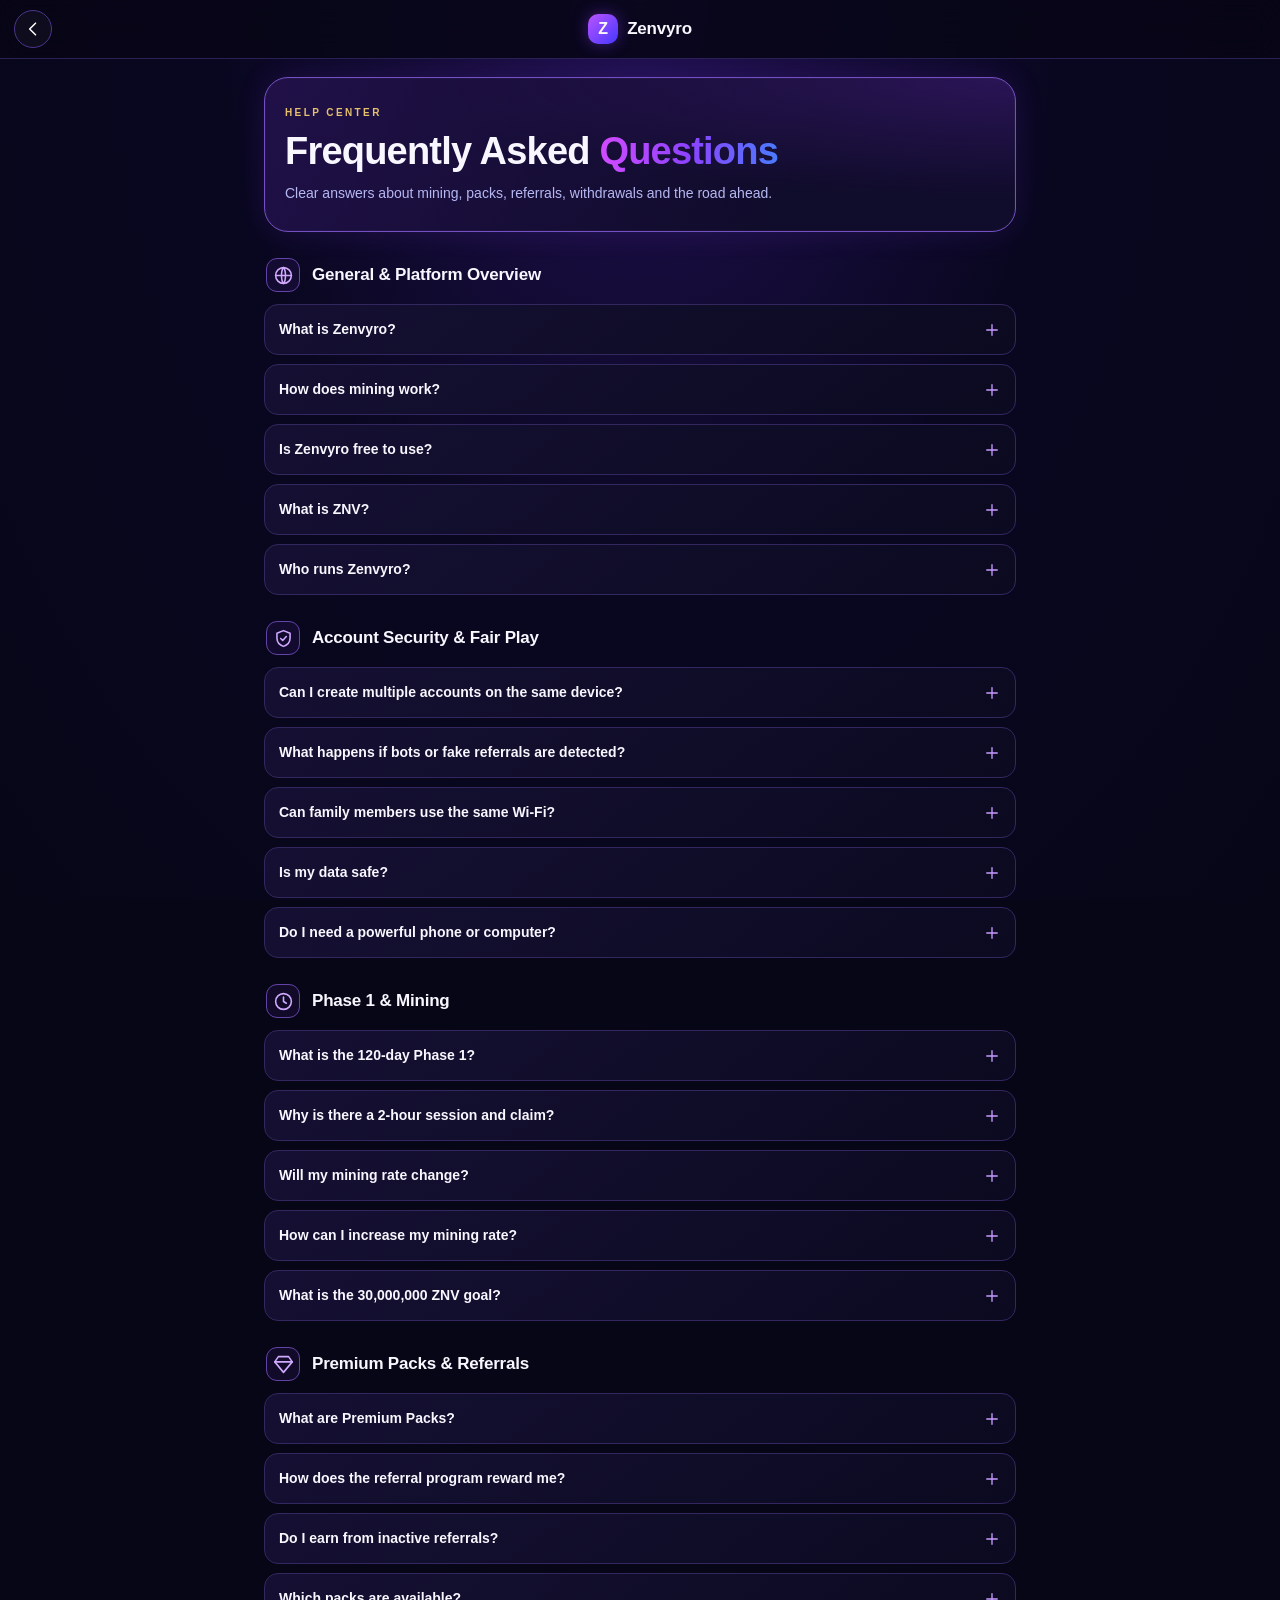
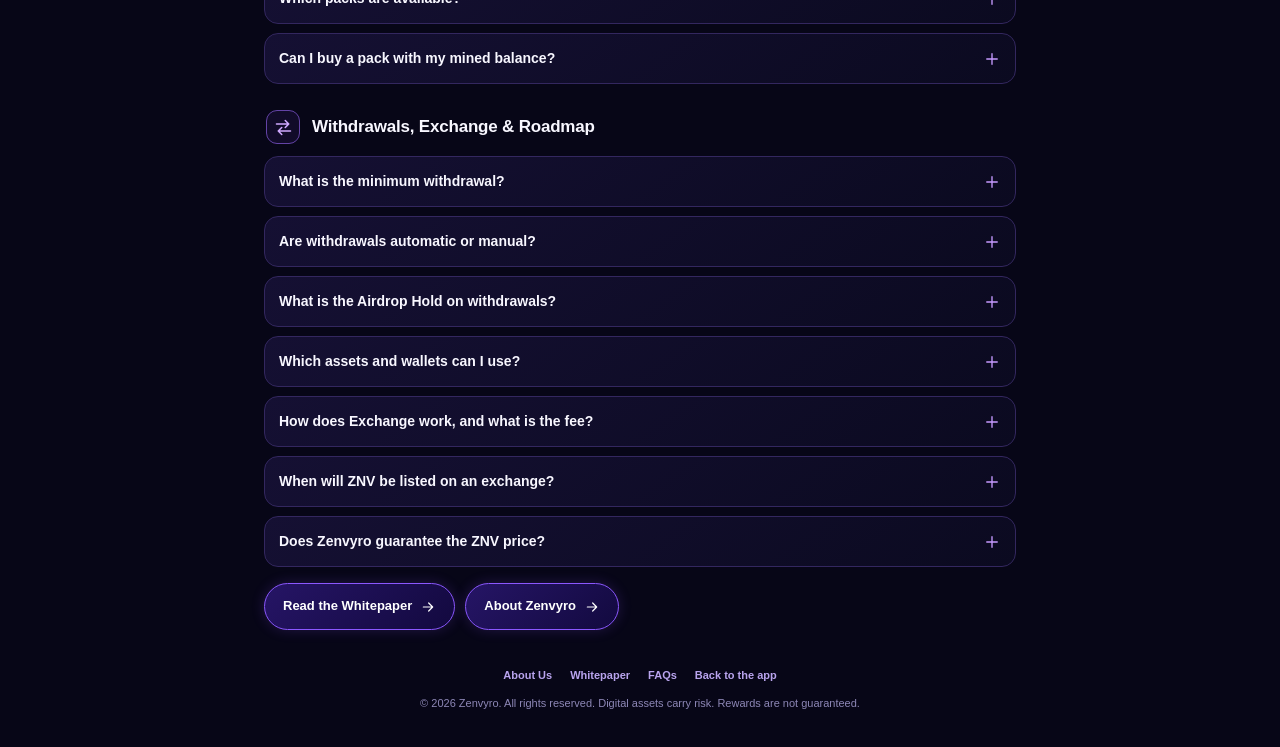
<file: faq.html>
<!DOCTYPE html>
<html lang="en">
<head>
<meta charset="utf-8">
<meta name="viewport" content="width=device-width,initial-scale=1,viewport-fit=cover">
<meta name="theme-color" content="#070617">
<title>FAQs | Zenvyro</title>
<link rel="stylesheet" href="info-pages.css">
</head>
<body>
<header class="ip-top"><a class="ip-back" href="index.html" aria-label="Back to the app"><svg viewBox="0 0 24 24" fill="none" stroke="currentColor" stroke-width="1.8" stroke-linecap="round" stroke-linejoin="round" aria-hidden="true"><path d="M15 5l-7 7 7 7"/></svg></a><div class="ip-brand"><span class="ip-mark">Z</span>Zenvyro</div><span class="ip-spacer"></span></header>
<main class="ip-wrap">
<section class="ip-hero"><span class="ip-eyebrow">HELP CENTER</span><h1>Frequently Asked <em>Questions</em></h1><p>Clear answers about mining, packs, referrals, withdrawals and the road ahead.</p></section>
<h2 class="ip-faqh"><span class="ip-ic"><svg viewBox="0 0 24 24" fill="none" stroke="currentColor" stroke-width="1.8" stroke-linecap="round" stroke-linejoin="round" aria-hidden="true"><circle cx="12" cy="12" r="9"/><path d="M3 12h18M12 3c3 3 3 15 0 18M12 3c-3 3-3 15 0 18"/></svg></span>General &amp; Platform Overview</h2>
<details class="ip-q"><summary>What is Zenvyro?<svg viewBox="0 0 24 24" fill="none" stroke="currentColor" stroke-width="1.8" stroke-linecap="round" stroke-linejoin="round" aria-hidden="true"><path d="M12 5v14M5 12h14"/></svg></summary><div class="ip-a">Zenvyro is a community rewards platform built around the ZNV coin. Members start timed mining sessions, claim ZNV rewards when each session ends, and manage their balance, exchange requests and withdrawals from one account.</div></details>
<details class="ip-q"><summary>How does mining work?<svg viewBox="0 0 24 24" fill="none" stroke="currentColor" stroke-width="1.8" stroke-linecap="round" stroke-linejoin="round" aria-hidden="true"><path d="M12 5v14M5 12h14"/></svg></summary><div class="ip-a">Tap the coin on the home screen to start a 2-hour session. You can pause and resume it. When the timer finishes, tap Claim Reward to add ZNV to your balance. Your pack decides how much ZNV you earn per hour.</div></details>
<details class="ip-q"><summary>Is Zenvyro free to use?<svg viewBox="0 0 24 24" fill="none" stroke="currentColor" stroke-width="1.8" stroke-linecap="round" stroke-linejoin="round" aria-hidden="true"><path d="M12 5v14M5 12h14"/></svg></summary><div class="ip-a">Yes. Every new member starts on the Free Pack and can mine without paying anything. Paid packs are optional.</div></details>
<details class="ip-q"><summary>What is ZNV?<svg viewBox="0 0 24 24" fill="none" stroke="currentColor" stroke-width="1.8" stroke-linecap="round" stroke-linejoin="round" aria-hidden="true"><path d="M12 5v14M5 12h14"/></svg></summary><div class="ip-a">ZNV is the native coin of the Zenvyro platform, with a total supply of 75,000,000. Today you can earn it, hold it and exchange it into other assets. During Phase 1, ZNV is an in-app balance. Wider uses are planned and will be announced when they are available.</div></details>
<details class="ip-q"><summary>Who runs Zenvyro?<svg viewBox="0 0 24 24" fill="none" stroke="currentColor" stroke-width="1.8" stroke-linecap="round" stroke-linejoin="round" aria-hidden="true"><path d="M12 5v14M5 12h14"/></svg></summary><div class="ip-a">Zenvyro is operated by its project team and serves members mainly in South Asia. Official updates are shared only through the official channels listed at the bottom of the app. Zenvyro will never ask for your password.</div></details>
<h2 class="ip-faqh"><span class="ip-ic"><svg viewBox="0 0 24 24" fill="none" stroke="currentColor" stroke-width="1.8" stroke-linecap="round" stroke-linejoin="round" aria-hidden="true"><path d="M12 3l7.500 3v5.500c0 4.600-3.100 8-7.500 9.500-4.400-1.500-7.500-4.900-7.500-9.500V6z"/><path d="M8.800 12l2.300 2.300 4.100-4.600"/></svg></span>Account Security &amp; Fair Play</h2>
<details class="ip-q"><summary>Can I create multiple accounts on the same device?<svg viewBox="0 0 24 24" fill="none" stroke="currentColor" stroke-width="1.8" stroke-linecap="round" stroke-linejoin="round" aria-hidden="true"><path d="M12 5v14M5 12h14"/></svg></summary><div class="ip-a">No. Zenvyro allows one account per person and one account per device. Duplicate accounts may be limited or closed.</div></details>
<details class="ip-q"><summary>What happens if bots or fake referrals are detected?<svg viewBox="0 0 24 24" fill="none" stroke="currentColor" stroke-width="1.8" stroke-linecap="round" stroke-linejoin="round" aria-hidden="true"><path d="M12 5v14M5 12h14"/></svg></summary><div class="ip-a">Bots, emulators, scripts and fake or ghost referrals are not allowed. Accounts found using them may be suspended or permanently closed, and rewards or balances obtained through abuse may be reversed or forfeited, as described in our Terms &amp; Conditions.</div></details>
<details class="ip-q"><summary>Can family members use the same Wi-Fi?<svg viewBox="0 0 24 24" fill="none" stroke="currentColor" stroke-width="1.8" stroke-linecap="round" stroke-linejoin="round" aria-hidden="true"><path d="M12 5v14M5 12h14"/></svg></summary><div class="ip-a">Yes. Family members can use the same Wi-Fi connection as long as each person uses their own device and their own account.</div></details>
<details class="ip-q"><summary>Is my data safe?<svg viewBox="0 0 24 24" fill="none" stroke="currentColor" stroke-width="1.8" stroke-linecap="round" stroke-linejoin="round" aria-hidden="true"><path d="M12 5v14M5 12h14"/></svg></summary><div class="ip-a">We protect account data with encrypted connections and strong-password rules, and we limit access to administrative tools. No online service can promise perfect security, so choose a strong, unique password and never share it. Details are in our Privacy Policy.</div></details>
<details class="ip-q"><summary>Do I need a powerful phone or computer?<svg viewBox="0 0 24 24" fill="none" stroke="currentColor" stroke-width="1.8" stroke-linecap="round" stroke-linejoin="round" aria-hidden="true"><path d="M12 5v14M5 12h14"/></svg></summary><div class="ip-a">No. Zenvyro sessions are timer-based, so you do not need a powerful device, and the app does not drain your battery with heavy processing. Any ordinary smartphone with an internet connection is enough.</div></details>
<h2 class="ip-faqh"><span class="ip-ic"><svg viewBox="0 0 24 24" fill="none" stroke="currentColor" stroke-width="1.8" stroke-linecap="round" stroke-linejoin="round" aria-hidden="true"><circle cx="12" cy="12" r="9"/><path d="M12 7v5l3.200 2"/></svg></span>Phase 1 &amp; Mining</h2>
<details class="ip-q"><summary>What is the 120-day Phase 1?<svg viewBox="0 0 24 24" fill="none" stroke="currentColor" stroke-width="1.8" stroke-linecap="round" stroke-linejoin="round" aria-hidden="true"><path d="M12 5v14M5 12h14"/></svg></summary><div class="ip-a">Phase 1 is the first 120 days of Zenvyro, shown as a live countdown on the home screen. It is our community-building and initial distribution period, before the later stages described in the Whitepaper.</div></details>
<details class="ip-q"><summary>Why is there a 2-hour session and claim?<svg viewBox="0 0 24 24" fill="none" stroke="currentColor" stroke-width="1.8" stroke-linecap="round" stroke-linejoin="round" aria-hidden="true"><path d="M12 5v14M5 12h14"/></svg></summary><div class="ip-a">The session and claim cycle keeps reward distribution steady, makes automated abuse harder and encourages regular, genuine participation.</div></details>
<details class="ip-q"><summary>Will my mining rate change?<svg viewBox="0 0 24 24" fill="none" stroke="currentColor" stroke-width="1.8" stroke-linecap="round" stroke-linejoin="round" aria-hidden="true"><path d="M12 5v14M5 12h14"/></svg></summary><div class="ip-a">Each pack has a published hourly rate shown in the app. Zenvyro may adjust rates in the future as the platform develops. Any change will be reflected in the app and in our Terms &amp; Conditions.</div></details>
<details class="ip-q"><summary>How can I increase my mining rate?<svg viewBox="0 0 24 24" fill="none" stroke="currentColor" stroke-width="1.8" stroke-linecap="round" stroke-linejoin="round" aria-hidden="true"><path d="M12 5v14M5 12h14"/></svg></summary><div class="ip-a">Upgrade to a higher pack for a higher ZNV per hour rate, and invite real friends with your referral link to earn referral commission.</div></details>
<details class="ip-q"><summary>What is the 30,000,000 ZNV goal?<svg viewBox="0 0 24 24" fill="none" stroke="currentColor" stroke-width="1.8" stroke-linecap="round" stroke-linejoin="round" aria-hidden="true"><path d="M12 5v14M5 12h14"/></svg></summary><div class="ip-a">The 30,000,000 ZNV goal equals the Community Mining &amp; Airdrop allocation, which is 40% of the 75,000,000 total supply. The progress bar on the dashboard shows how the community is moving toward it.</div></details>
<h2 class="ip-faqh"><span class="ip-ic"><svg viewBox="0 0 24 24" fill="none" stroke="currentColor" stroke-width="1.8" stroke-linecap="round" stroke-linejoin="round" aria-hidden="true"><path d="M6.200 3h11.600L22 9l-10 12L2 9z"/><path d="M2 9h20"/></svg></span>Premium Packs &amp; Referrals</h2>
<details class="ip-q"><summary>What are Premium Packs?<svg viewBox="0 0 24 24" fill="none" stroke="currentColor" stroke-width="1.8" stroke-linecap="round" stroke-linejoin="round" aria-hidden="true"><path d="M12 5v14M5 12h14"/></svg></summary><div class="ip-a">Premium Packs are optional upgrades with a higher mining rate and extra benefits. Payments for packs are not used to pay member rewards. They are placed in a separate project fund.</div></details>
<details class="ip-q"><summary>How does the referral program reward me?<svg viewBox="0 0 24 24" fill="none" stroke="currentColor" stroke-width="1.8" stroke-linecap="round" stroke-linejoin="round" aria-hidden="true"><path d="M12 5v14M5 12h14"/></svg></summary><div class="ip-a">When someone registers with your referral link, you earn a commission on their mining income, which you claim once a day at 10:00 PM Bangladesh time. You also receive a bonus when a referred member buys their first pack. Your rate depends on your pack.</div></details>
<details class="ip-q"><summary>Do I earn from inactive referrals?<svg viewBox="0 0 24 24" fill="none" stroke="currentColor" stroke-width="1.8" stroke-linecap="round" stroke-linejoin="round" aria-hidden="true"><path d="M12 5v14M5 12h14"/></svg></summary><div class="ip-a">Commission comes from the mining activity of the members you invite. If an invited member is not mining, no commission is generated from them.</div></details>
<details class="ip-q"><summary>Which packs are available?<svg viewBox="0 0 24 24" fill="none" stroke="currentColor" stroke-width="1.8" stroke-linecap="round" stroke-linejoin="round" aria-hidden="true"><path d="M12 5v14M5 12h14"/></svg></summary><div class="ip-a">The paid packs are Standard ($10), Silver ($25), Gold ($50) and Platinum ($100), in addition to the free starting pack.</div></details>
<details class="ip-q"><summary>Can I buy a pack with my mined balance?<svg viewBox="0 0 24 24" fill="none" stroke="currentColor" stroke-width="1.8" stroke-linecap="round" stroke-linejoin="round" aria-hidden="true"><path d="M12 5v14M5 12h14"/></svg></summary><div class="ip-a">Packs are paid for from outside the app. Paying for a pack with your mined balance is not available at the moment and may be considered in a future update.</div></details>
<h2 class="ip-faqh"><span class="ip-ic"><svg viewBox="0 0 24 24" fill="none" stroke="currentColor" stroke-width="1.8" stroke-linecap="round" stroke-linejoin="round" aria-hidden="true"><path d="M4 8h14M14 4l4 4-4 4M20 16H6M10 12l-4 4 4 4"/></svg></span>Withdrawals, Exchange &amp; Roadmap</h2>
<details class="ip-q"><summary>What is the minimum withdrawal?<svg viewBox="0 0 24 24" fill="none" stroke="currentColor" stroke-width="1.8" stroke-linecap="round" stroke-linejoin="round" aria-hidden="true"><path d="M12 5v14M5 12h14"/></svg></summary><div class="ip-a">The minimum withdrawal is $10 per request.</div></details>
<details class="ip-q"><summary>Are withdrawals automatic or manual?<svg viewBox="0 0 24 24" fill="none" stroke="currentColor" stroke-width="1.8" stroke-linecap="round" stroke-linejoin="round" aria-hidden="true"><path d="M12 5v14M5 12h14"/></svg></summary><div class="ip-a">Withdrawal requests are reviewed and paid manually by our administrators. This helps prevent fraud and protects member funds.</div></details><details class="ip-q"><summary>What is the Airdrop Hold on withdrawals?<svg viewBox="0 0 24 24" fill="none" stroke="currentColor" stroke-width="1.8" stroke-linecap="round" stroke-linejoin="round" aria-hidden="true"><path d="M12 5v14M5 12h14"/></svg></summary><div class="ip-a">For every withdrawal, 30% of the amount you withdraw is not paid out, so you receive 70%. When the withdrawal is completed, that 30% is converted to ZNV and moves to Hold Token for Airdrop, which you can see in your Wallet and Summary. It cannot be withdrawn. The date, form and amount of any airdrop are not decided yet and are not guaranteed.</div></details>
<details class="ip-q"><summary>Which assets and wallets can I use?<svg viewBox="0 0 24 24" fill="none" stroke="currentColor" stroke-width="1.8" stroke-linecap="round" stroke-linejoin="round" aria-hidden="true"><path d="M12 5v14M5 12h14"/></svg></summary><div class="ip-a">In the Wallet section you choose the asset and network (TRX or USDT on TRC20, BTC, TON, BNB on BEP20 or SOL) and enter your own wallet address. Always double-check the address and network, because funds sent to a wrong address cannot be recovered.</div></details>
<details class="ip-q"><summary>How does Exchange work, and what is the fee?<svg viewBox="0 0 24 24" fill="none" stroke="currentColor" stroke-width="1.8" stroke-linecap="round" stroke-linejoin="round" aria-hidden="true"><path d="M12 5v14M5 12h14"/></svg></summary><div class="ip-a">You can exchange your income (mining ZNV and TRX rewards) into TRX, USDT, BTC, TON, BNB or SOL. A total 10% fee (3% exchange, 2% network and 5% platform) is shown before you confirm. The exchange is instant and the result is added to your Wallet.</div></details>
<details class="ip-q"><summary>When will ZNV be listed on an exchange?<svg viewBox="0 0 24 24" fill="none" stroke="currentColor" stroke-width="1.8" stroke-linecap="round" stroke-linejoin="round" aria-hidden="true"><path d="M12 5v14M5 12h14"/></svg></summary><div class="ip-a">Public listing is a goal for the stage after Phase 1. No listing date is confirmed and a listing is not guaranteed, because it depends on exchange requirements, compliance review and market conditions. Official announcements come only through our official channels.</div></details>
<details class="ip-q"><summary>Does Zenvyro guarantee the ZNV price?<svg viewBox="0 0 24 24" fill="none" stroke="currentColor" stroke-width="1.8" stroke-linecap="round" stroke-linejoin="round" aria-hidden="true"><path d="M12 5v14M5 12h14"/></svg></summary><div class="ip-a">No. Nobody can guarantee a token price, and Zenvyro does not. Any USDT value shown in the app is for reference only and is not a market price. The total supply is 75,000,000 ZNV, distributed as shown in the Whitepaper.</div></details>
<div class="ip-cta"><a class="ip-btn" href="whitepaper.html">Read the Whitepaper <svg viewBox="0 0 24 24" fill="none" stroke="currentColor" stroke-width="1.8" stroke-linecap="round" stroke-linejoin="round" aria-hidden="true"><path d="M5 12h14M13 6l6 6-6 6"/></svg></a><a class="ip-btn" href="about.html">About Zenvyro <svg viewBox="0 0 24 24" fill="none" stroke="currentColor" stroke-width="1.8" stroke-linecap="round" stroke-linejoin="round" aria-hidden="true"><path d="M5 12h14M13 6l6 6-6 6"/></svg></a></div>

</main>
<footer class="ip-foot"><nav><a href="about.html">About Us</a><a href="whitepaper.html">Whitepaper</a><a href="faq.html">FAQs</a><a href="index.html">Back to the app</a></nav>
<div>&copy; <span id="yr">2026</span> Zenvyro. All rights reserved. Digital assets carry risk. Rewards are not guaranteed.</div></footer>
<script>document.getElementById("yr").textContent=new Date().getFullYear();</script>
</body>
</html>
</file>
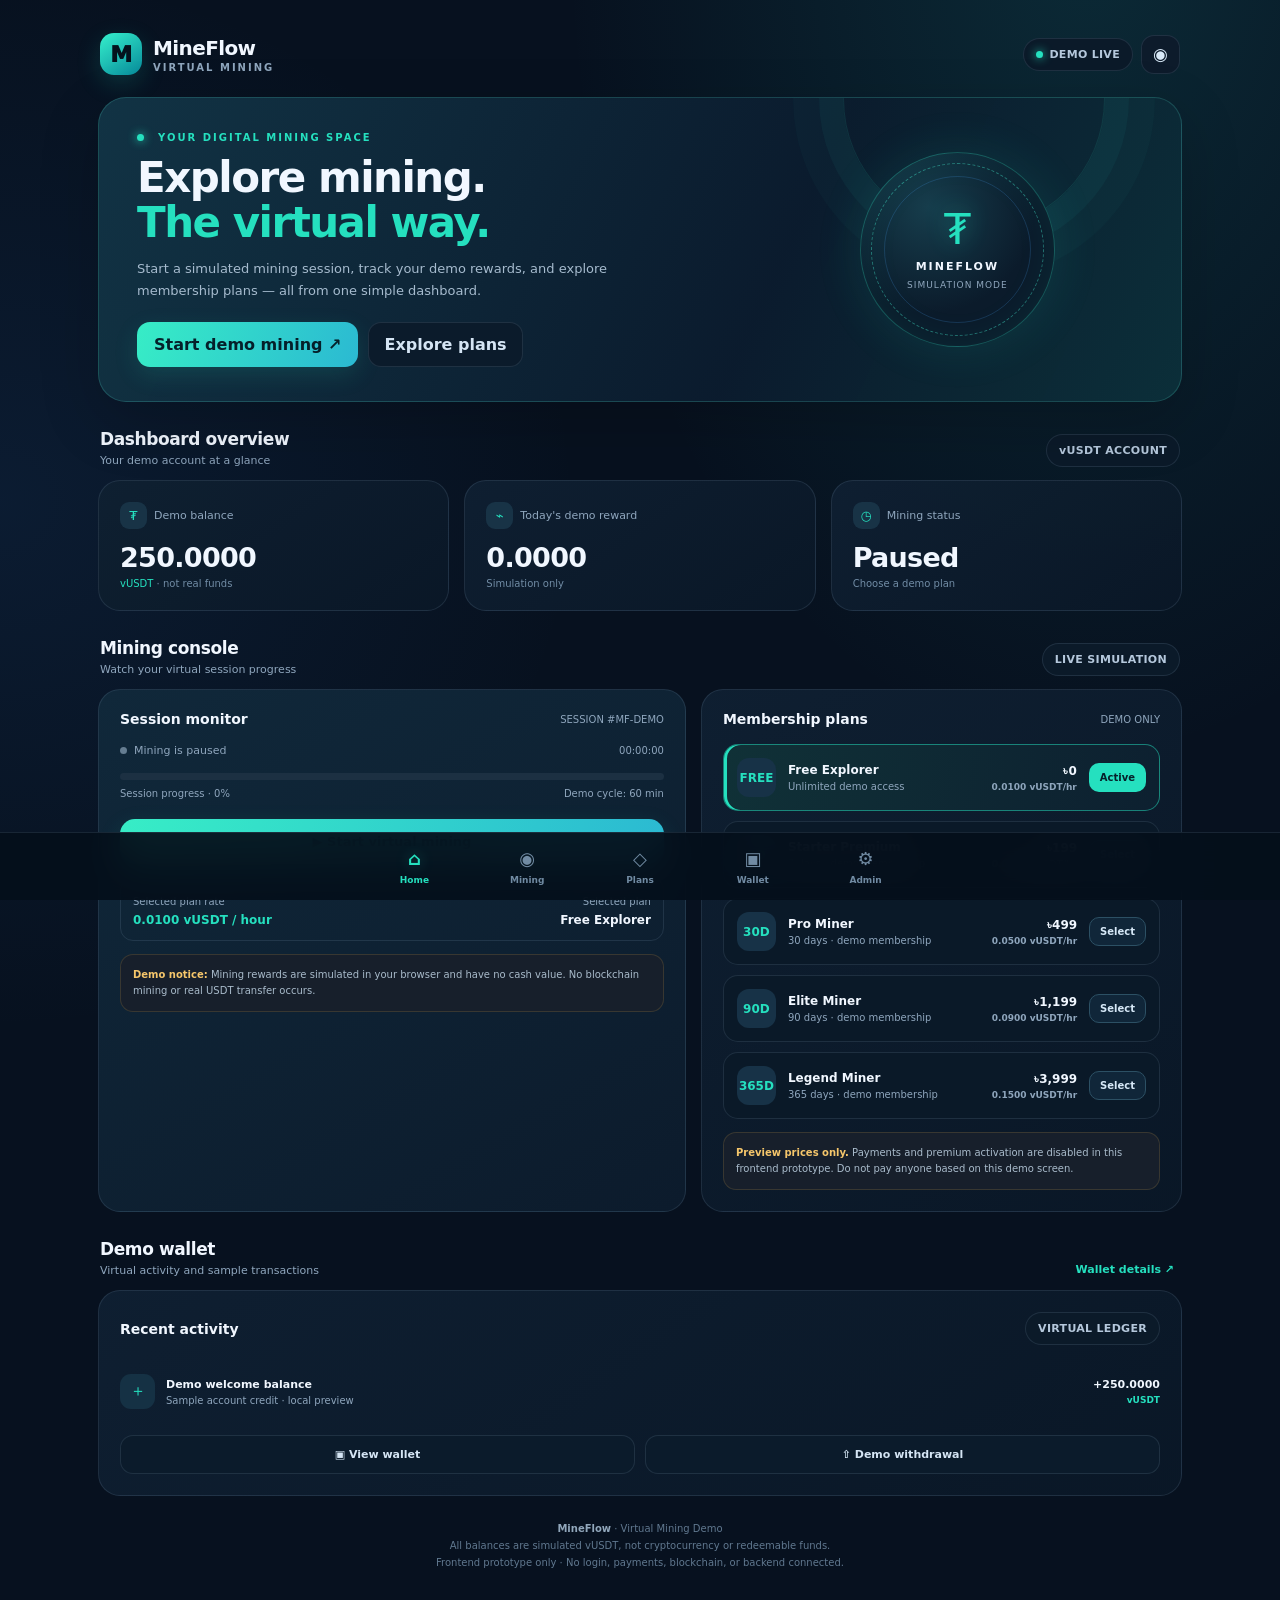
<file: Index.html.html>
<!DOCTYPE html>
<html lang="en">
<head>
<meta charset="utf-8">
<meta name="viewport" content="width=device-width, initial-scale=1, viewport-fit=cover">
<meta name="theme-color" content="#07111f">
<title>MineFlow — Virtual Mining Demo</title>
<style>
:root{--bg:#07111f;--panel:#0d1b2b;--panel2:#102238;--line:rgba(160,190,220,.13);--text:#f1f7ff;--muted:#8fa6bd;--teal:#25e0bf;--blue:#4aa7ff;--gold:#f5c66b;--red:#ff7185;--radius:22px}
*{box-sizing:border-box}html{scroll-behavior:smooth}body{margin:0;background:radial-gradient(ellipse at 85% -5%,rgba(30,157,160,.18),transparent 34%),radial-gradient(ellipse at 0% 30%,rgba(41,106,184,.12),transparent 32%),var(--bg);font-family:Inter,ui-sans-serif,system-ui,-apple-system,BlinkMacSystemFont,"Segoe UI",sans-serif;color:var(--text);min-height:100vh}button,input{font:inherit}button{cursor:pointer}.app{max-width:1120px;margin:auto;padding:18px 18px 100px}.topbar{display:flex;align-items:center;justify-content:space-between;gap:14px;padding:8px 2px 22px}.brand{display:flex;align-items:center;gap:11px;font-weight:850;font-size:20px;letter-spacing:-.6px}.logo{width:42px;height:42px;border-radius:14px;background:linear-gradient(145deg,#35f0cc,#078a9a);display:grid;place-items:center;box-shadow:0 8px 25px #1be2bb2b;color:#04131d;font-weight:1000;font-size:22px}.brand small{display:block;font-size:10px;letter-spacing:2px;color:var(--muted);font-weight:700;margin-top:2px}.top-actions{display:flex;gap:8px;align-items:center}.pill{border:1px solid var(--line);background:#0b1a29;color:#b5c8dc;border-radius:99px;padding:9px 12px;font-size:11px;font-weight:800;letter-spacing:.3px}.live-dot{display:inline-block;width:7px;height:7px;border-radius:50%;background:var(--teal);margin-right:6px;box-shadow:0 0 10px #25e0bf}.iconbtn{border:1px solid var(--line);background:var(--panel);color:#d8e9f8;width:39px;height:39px;border-radius:13px;font-size:17px}.hero{position:relative;overflow:hidden;border:1px solid rgba(79,223,203,.2);border-radius:28px;padding:27px 25px;background:linear-gradient(115deg,rgba(18,53,70,.96),rgba(11,28,46,.97) 62%,rgba(12,48,58,.95));display:grid;grid-template-columns:1.25fr .75fr;gap:16px;align-items:center;box-shadow:0 20px 60px rgba(0,0,0,.18)}.hero:after{content:"";position:absolute;width:260px;height:260px;border:1px solid #38e2c71c;border-radius:50%;right:7%;top:-130px;box-shadow:0 0 0 24px #38e2c70b,0 0 0 50px #38e2c706;pointer-events:none}.eyebrow{color:var(--teal);font-size:10px;font-weight:900;letter-spacing:2px;text-transform:uppercase;display:flex;align-items:center;gap:8px}.hero h1{font-size:clamp(27px,5vw,42px);line-height:1.07;letter-spacing:-1.5px;margin:13px 0 12px;max-width:520px}.hero p{color:#a6bbce;font-size:13px;line-height:1.7;max-width:480px;margin:0 0 20px}.primary{border:0;border-radius:13px;background:linear-gradient(110deg,#37edc6,#2bb9d2);color:#05202a;font-weight:900;padding:13px 17px;box-shadow:0 8px 25px #25e0bf22}.secondary{border:1px solid var(--line);border-radius:13px;background:#0b1b2b;color:#d5e5f4;font-weight:800;padding:12px 15px}.hero-actions{display:flex;flex-wrap:wrap;gap:10px}.orb-wrap{min-height:205px;display:grid;place-items:center;position:relative;z-index:1}.orb{width:175px;height:175px;border-radius:50%;display:grid;place-items:center;position:relative;background:radial-gradient(circle at 35% 28%,#163d4c,#0b1b2b 57%);border:1px solid #2de6c54a;box-shadow:inset 0 0 38px #1ee0bd12,0 0 50px #23e0c91c}.orb:before,.orb:after{content:"";position:absolute;inset:10px;border-radius:50%;border:1px dashed #43e6cb6c;animation:spin 24s linear infinite}.orb:after{inset:23px;border-style:solid;border-color:#4aa7ff30;animation-direction:reverse;animation-duration:18s}.orb-core{text-align:center;z-index:2}.orb-core .symbol{font-size:43px;line-height:1;color:var(--teal);text-shadow:0 0 25px #25e0bf55}.orb-core strong{display:block;font-size:11px;letter-spacing:2px;margin-top:9px}.orb-core span{font-size:9px;color:var(--muted);letter-spacing:1px}@keyframes spin{to{transform:rotate(360deg)}}.section-head{display:flex;align-items:end;justify-content:space-between;gap:12px;margin:27px 2px 13px}.section-head h2{font-size:17px;letter-spacing:-.4px;margin:0}.section-head p{font-size:11px;color:var(--muted);margin:5px 0 0}.tiny-link{border:0;background:transparent;color:var(--teal);font-size:11px;font-weight:800}.stats{display:grid;grid-template-columns:repeat(3,1fr);gap:12px}.stat,.panel{border:1px solid var(--line);background:linear-gradient(145deg,rgba(15,32,50,.96),rgba(10,24,39,.96));border-radius:var(--radius);padding:18px}.stat-label{font-size:11px;color:var(--muted);display:flex;align-items:center;gap:7px}.stat-icon{display:inline-grid;place-items:center;width:27px;height:27px;border-radius:9px;background:#183346;color:var(--teal);font-size:13px}.stat-value{font-size:clamp(19px,3vw,27px);font-weight:850;letter-spacing:-.7px;margin:13px 0 5px}.stat-note{font-size:10px;color:#718ca5}.stat-note em{color:var(--teal);font-style:normal}.content-grid{display:grid;grid-template-columns:1.1fr .9fr;gap:13px}.panel-title{display:flex;align-items:center;justify-content:space-between;gap:10px;margin-bottom:17px}.panel-title h3{margin:0;font-size:14px}.subtle{font-size:10px;color:var(--muted)}.mining-panel{background:linear-gradient(150deg,#10283a,#0c1b2c)}.mining-status{display:flex;align-items:center;justify-content:space-between;margin:10px 0 16px}.status{display:flex;align-items:center;gap:7px;color:var(--muted);font-size:11px}.status .led{width:7px;height:7px;background:#657d91;border-radius:50%}.status.active{color:var(--teal)}.status.active .led{background:var(--teal);box-shadow:0 0 12px #25e0bf}.progress-track{height:7px;background:#1c3042;border-radius:99px;overflow:hidden}.progress-fill{height:100%;width:0%;background:linear-gradient(90deg,#24d7b6,#4aa7ff);border-radius:99px;transition:width .4s}.progress-meta{display:flex;justify-content:space-between;font-size:10px;color:var(--muted);margin-top:8px}.mine-button{width:100%;margin-top:20px;padding:15px;border-radius:15px;font-size:13px}.mine-button.running{background:linear-gradient(110deg,#17374a,#204b5b);color:var(--teal);border:1px solid #25e0bf50;box-shadow:none}.rate-box{margin-top:13px;border:1px solid var(--line);border-radius:13px;padding:12px;display:flex;align-items:center;justify-content:space-between;gap:10px}.rate-box span{font-size:10px;color:var(--muted)}.rate-box strong{font-size:12px}.rate-box .rate{color:var(--teal)}.plan-list{display:grid;gap:10px}.plan{display:flex;align-items:center;gap:12px;border:1px solid var(--line);background:#0a1928;border-radius:15px;padding:13px;transition:.2s}.plan.selected{border-color:#25e0bf80;background:linear-gradient(100deg,#103137,#0d2030);box-shadow:inset 3px 0 var(--teal)}.plan-badge{width:39px;height:39px;border-radius:12px;background:#173247;display:grid;place-items:center;color:var(--teal);font-weight:900;font-size:12px;flex-shrink:0}.plan-info{flex:1;min-width:0}.plan-info strong{font-size:12px;display:block}.plan-info span{font-size:10px;color:var(--muted);display:block;margin-top:4px}.plan-price{text-align:right;font-size:12px;font-weight:900;white-space:nowrap}.plan-price small{display:block;color:var(--muted);font-size:9px;font-weight:600;margin-top:4px}.plan button{border:1px solid #2c5064;color:#d6e8f7;background:#102639;border-radius:10px;padding:8px 10px;font-size:10px;font-weight:800}.plan.selected button{background:#25e0bf;color:#06202a;border-color:transparent}.notice{margin-top:13px;padding:12px;border-radius:13px;background:#171f2b;border:1px solid #e9bb5728;color:#a9bbcb;font-size:10px;line-height:1.6}.notice strong{color:var(--gold)}.transactions{overflow:hidden}.transaction{display:flex;align-items:center;gap:11px;padding:12px 0;border-bottom:1px solid var(--line)}.transaction:last-child{border-bottom:0}.tx-icon{width:35px;height:35px;border-radius:11px;background:#153144;color:var(--teal);display:grid;place-items:center}.tx-main{flex:1}.tx-main strong{font-size:11px;display:block}.tx-main span{font-size:10px;color:var(--muted);display:block;margin-top:4px}.tx-amount{text-align:right;font-size:11px;font-weight:800}.tx-amount small{display:block;color:var(--teal);font-size:9px;margin-top:4px}.empty{padding:17px;text-align:center;color:var(--muted);font-size:11px}.wallet-actions{display:grid;grid-template-columns:1fr 1fr;gap:10px;margin-top:14px}.wallet-actions button{padding:12px 8px;font-size:11px}.bottom-nav{position:fixed;z-index:20;bottom:0;left:0;right:0;padding:10px 12px calc(10px + env(safe-area-inset-bottom));background:rgba(5,15,27,.94);border-top:1px solid var(--line);backdrop-filter:blur(18px);display:flex;justify-content:center}.nav-inner{width:min(560px,100%);display:grid;grid-template-columns:repeat(5,1fr);gap:4px}.nav-item{border:0;background:transparent;color:#718ba3;display:flex;flex-direction:column;align-items:center;gap:5px;padding:5px 2px;font-size:9px;font-weight:750}.nav-item .nav-icon{font-size:18px;line-height:1.2}.nav-item.active{color:var(--teal)}.nav-item.active .nav-icon{filter:drop-shadow(0 0 7px #25e0bf55)}.footer{text-align:center;color:#60788f;font-size:10px;line-height:1.7;margin:24px 0 0}.footer strong{color:#91a7bb}.modal-backdrop{position:fixed;inset:0;z-index:50;background:#020811c9;display:none;align-items:flex-end;justify-content:center;padding:15px}.modal-backdrop.show{display:flex}.modal{width:min(480px,100%);border:1px solid #284458;border-radius:24px;background:#0c1b2b;padding:22px;box-shadow:0 20px 80px #0009;animation:rise .2s ease-out}.modal-head{display:flex;justify-content:space-between;align-items:center;margin-bottom:16px}.modal-head h3{margin:0;font-size:17px}.close{border:1px solid var(--line);background:#12273a;color:#d9e8f5;border-radius:10px;width:34px;height:34px;font-size:18px}.modal p{font-size:12px;color:var(--muted);line-height:1.7}.field{display:block;margin:15px 0}.field span{display:block;color:#b2c5d8;font-size:11px;margin-bottom:8px}.field input{width:100%;background:#071523;color:#eff7ff;border:1px solid #294359;border-radius:12px;padding:13px;outline:none}.field input:focus{border-color:var(--teal)}.full{width:100%;margin-top:8px}.toast{position:fixed;z-index:80;left:50%;bottom:100px;transform:translate(-50%,15px);opacity:0;pointer-events:none;background:#173445;border:1px solid #2c6b71;color:#e7fff8;padding:12px 16px;border-radius:13px;font-size:11px;font-weight:750;box-shadow:0 10px 30px #0005;transition:.25s;max-width:calc(100% - 30px);text-align:center}.toast.show{opacity:1;transform:translate(-50%,0)}.admin-label{font-size:9px;letter-spacing:1.4px;color:var(--gold);font-weight:900}.admin-grid{display:grid;grid-template-columns:repeat(2,1fr);gap:10px}.admin-card{background:#0a1928;border:1px solid var(--line);border-radius:14px;padding:15px}.admin-card strong{font-size:20px;display:block;margin-bottom:6px}.admin-card span{font-size:10px;color:var(--muted)}.hidden{display:none!important}
@keyframes rise{from{opacity:.6;transform:translateY(15px)}to{opacity:1;transform:translateY(0)}}
@media(min-width:800px){.app{padding-top:25px}.hero{padding:34px 38px}.orb{width:195px;height:195px}.stats{gap:15px}.content-grid{gap:15px}.stat,.panel{padding:21px}}
@media(max-width:650px){.app{padding:12px 13px 105px}.topbar{padding-bottom:15px}.brand{font-size:18px}.logo{width:39px;height:39px}.top-actions .pill{padding:8px 9px;font-size:9px}.hero{grid-template-columns:1fr;padding:23px 20px 17px;gap:2px}.hero h1{font-size:31px;max-width:390px}.hero p{font-size:12px}.orb-wrap{min-height:140px;margin-top:5px}.orb{width:128px;height:128px}.orb-core .symbol{font-size:32px}.orb-core strong{font-size:9px;margin-top:5px}.orb-core span{font-size:8px}.orb:before{inset:7px}.orb:after{inset:17px}.stats{gap:8px}.stat{padding:13px 11px;border-radius:17px}.stat-label{font-size:9px;gap:5px;align-items:flex-start}.stat-icon{width:23px;height:23px;font-size:11px;border-radius:7px}.stat-value{font-size:17px;margin:11px 0 5px}.stat-note{font-size:9px}.content-grid{grid-template-columns:1fr;gap:12px}.section-head{margin-top:24px}.panel{padding:16px}.plan{padding:11px}.plan-badge{width:35px;height:35px}.hero-actions button{font-size:11px;padding:12px}.bottom-nav{padding-top:8px}.nav-item{font-size:8px}.nav-item .nav-icon{font-size:17px}}
@media(prefers-reduced-motion:reduce){*,*:before,*:after{animation:none!important;scroll-behavior:auto!important;transition:none!important}}
</style>
</head>
<body>
<div class="app">
  <header class="topbar">
    <div class="brand"><div class="logo">M</div><div>MineFlow<small>VIRTUAL MINING</small></div></div>
    <div class="top-actions"><span class="pill"><i class="live-dot"></i>DEMO LIVE</span><button class="iconbtn" id="profileBtn" aria-label="Profile">◉</button></div>
  </header>

  <section class="hero" id="home">
    <div>
      <div class="eyebrow"><span class="live-dot"></span> YOUR DIGITAL MINING SPACE</div>
      <h1>Explore mining.<br><span style="color:var(--teal)">The virtual way.</span></h1>
      <p>Start a simulated mining session, track your demo rewards, and explore membership plans — all from one simple dashboard.</p>
      <div class="hero-actions"><button class="primary" onclick="goTo('mining')">Start demo mining ↗</button><button class="secondary" onclick="goTo('plans')">Explore plans</button></div>
    </div>
    <div class="orb-wrap"><div class="orb"><div class="orb-core"><div class="symbol">₮</div><strong>MINEFLOW</strong><span>SIMULATION MODE</span></div></div></div>
  </section>

  <div class="section-head"><div><h2>Dashboard overview</h2><p>Your demo account at a glance</p></div><span class="pill">vUSDT ACCOUNT</span></div>
  <section class="stats">
    <div class="stat"><div class="stat-label"><span class="stat-icon">₮</span> Demo balance</div><div class="stat-value" id="balance">250.0000</div><div class="stat-note"> <em>vUSDT</em> · not real funds</div></div>
    <div class="stat"><div class="stat-label"><span class="stat-icon">⌁</span> Today's demo reward</div><div class="stat-value" id="today">0.0000</div><div class="stat-note">Simulation only</div></div>
    <div class="stat"><div class="stat-label"><span class="stat-icon">◷</span> Mining status</div><div class="stat-value" id="statStatus">Paused</div><div class="stat-note" id="statRate">Choose a demo plan</div></div>
  </section>

  <div class="section-head" id="mining"><div><h2>Mining console</h2><p>Watch your virtual session progress</p></div><span class="pill">LIVE SIMULATION</span></div>
  <section class="content-grid">
    <div class="panel mining-panel">
      <div class="panel-title"><h3>Session monitor</h3><span class="subtle">SESSION #MF-DEMO</span></div>
      <div class="mining-status"><span class="status" id="status"><i class="led"></i><span id="statusText">Mining is paused</span></span><span class="subtle" id="elapsed">00:00:00</span></div>
      <div class="progress-track"><div class="progress-fill" id="progress"></div></div>
      <div class="progress-meta"><span id="progressLabel">Session progress · 0%</span><span>Demo cycle: 60 min</span></div>
      <button class="primary mine-button" id="mineBtn" onclick="toggleMining()">▶ Start virtual mining</button>
      <div class="rate-box"><div><span>Selected plan rate</span><br><strong class="rate" id="rateDisplay">0.0100 vUSDT / hour</strong></div><div style="text-align:right"><span>Selected plan</span><br><strong id="selectedPlanName">Free Explorer</strong></div></div>
      <div class="notice"><strong>Demo notice:</strong> Mining rewards are simulated in your browser and have no cash value. No blockchain mining or real USDT transfer occurs.</div>
    </div>

    <div class="panel" id="plans">
      <div class="panel-title"><h3>Membership plans</h3><span class="subtle">DEMO ONLY</span></div>
      <div class="plan-list">
        <div class="plan selected" data-plan="free" data-rate="0.0100"><div class="plan-badge">FREE</div><div class="plan-info"><strong>Free Explorer</strong><span>Unlimited demo access</span></div><div class="plan-price">৳0<small>0.0100 vUSDT/hr</small></div><button onclick="selectPlan('free')">Active</button></div>
        <div class="plan" data-plan="7" data-rate="0.0250"><div class="plan-badge">7D</div><div class="plan-info"><strong>Starter Premium</strong><span>7 days · demo membership</span></div><div class="plan-price">৳199<small>0.0250 vUSDT/hr</small></div><button onclick="selectPlan('7')">Select</button></div>
        <div class="plan" data-plan="30" data-rate="0.0500"><div class="plan-badge">30D</div><div class="plan-info"><strong>Pro Miner</strong><span>30 days · demo membership</span></div><div class="plan-price">৳499<small>0.0500 vUSDT/hr</small></div><button onclick="selectPlan('30')">Select</button></div>
        <div class="plan" data-plan="90" data-rate="0.0900"><div class="plan-badge">90D</div><div class="plan-info"><strong>Elite Miner</strong><span>90 days · demo membership</span></div><div class="plan-price">৳1,199<small>0.0900 vUSDT/hr</small></div><button onclick="selectPlan('90')">Select</button></div>
        <div class="plan" data-plan="365" data-rate="0.1500"><div class="plan-badge">365D</div><div class="plan-info"><strong>Legend Miner</strong><span>365 days · demo membership</span></div><div class="plan-price">৳3,999<small>0.1500 vUSDT/hr</small></div><button onclick="selectPlan('365')">Select</button></div>
      </div>
      <div class="notice"><strong>Preview prices only.</strong> Payments and premium activation are disabled in this frontend prototype. Do not pay anyone based on this demo screen.</div>
    </div>
  </section>

  <div class="section-head" id="wallet"><div><h2>Demo wallet</h2><p>Virtual activity and sample transactions</p></div><button class="tiny-link" onclick="openModal('walletModal')">Wallet details ↗</button></div>
  <section class="panel">
    <div class="panel-title"><h3>Recent activity</h3><span class="pill">VIRTUAL LEDGER</span></div>
    <div class="transactions" id="transactions"><div class="transaction"><div class="tx-icon">＋</div><div class="tx-main"><strong>Demo welcome balance</strong><span>Sample account credit · local preview</span></div><div class="tx-amount">+250.0000<small>vUSDT</small></div></div></div>
    <div class="wallet-actions"><button class="secondary" onclick="openModal('walletModal')">▣ View wallet</button><button class="secondary" onclick="showToast('Withdrawals are disabled in this demo.')">⇧ Demo withdrawal</button></div>
  </section>

  <section class="panel hidden" id="admin">
    <div class="panel-title"><div><span class="admin-label">SUPER ADMIN · PREVIEW</span><h3 style="margin-top:6px">Platform overview</h3></div><span class="pill">MOCK DATA</span></div>
    <div class="admin-grid">
      <div class="admin-card"><strong>1,284</strong><span>Sample registered users</span></div><div class="admin-card"><strong>356</strong><span>Sample active sessions</span></div><div class="admin-card"><strong>5</strong><span>Membership plan templates</span></div><div class="admin-card"><strong>0</strong><span>Real withdrawals (disabled)</span></div>
    </div>
    <div class="notice"><strong>Admin safety:</strong> This is a visual preview only. A real admin panel needs server-side role checks, secure authentication, audit logs, and a protected database. Hiding this panel in the browser is not access control.</div>
    <button class="secondary full" onclick="showToast('Backend is not connected in this HTML prototype.')">Check backend status</button>
  </section>

  <div class="footer"><strong>MineFlow</strong> · Virtual Mining Demo<br>All balances are simulated vUSDT, not cryptocurrency or redeemable funds.<br>Frontend prototype only · No login, payments, blockchain, or backend connected.</div>
</div>

<nav class="bottom-nav"><div class="nav-inner">
  <button class="nav-item active" onclick="navTo('home',this)"><span class="nav-icon">⌂</span>Home</button>
  <button class="nav-item" onclick="navTo('mining',this)"><span class="nav-icon">◉</span>Mining</button>
  <button class="nav-item" onclick="navTo('plans',this)"><span class="nav-icon">◇</span>Plans</button>
  <button class="nav-item" onclick="navTo('wallet',this)"><span class="nav-icon">▣</span>Wallet</button>
  <button class="nav-item" onclick="toggleAdmin(this)"><span class="nav-icon">⚙</span>Admin</button>
</div></nav>

<div class="modal-backdrop" id="walletModal" onclick="if(event.target===this)closeModal('walletModal')"><div class="modal"><div class="modal-head"><h3>Virtual wallet</h3><button class="close" onclick="closeModal('walletModal')">×</button></div><div class="eyebrow">DEMO BALANCE</div><div style="font-size:32px;font-weight:900;margin:9px 0 3px"><span id="modalBalance">250.0000</span> <span style="color:var(--teal);font-size:14px">vUSDT</span></div><p>This is a local browser simulation only. It is not held on a blockchain, cannot be sent to another wallet, and cannot be withdrawn as real money.</p><div class="rate-box"><div><span>Network</span><br><strong>Simulation / Offline</strong></div><div style="text-align:right"><span>Wallet address</span><br><strong>Not connected</strong></div></div><button class="primary full" onclick="closeModal('walletModal')">Got it</button></div></div>

<div class="modal-backdrop" id="profileModal" onclick="if(event.target===this)closeModal('profileModal')"><div class="modal"><div class="modal-head"><h3>Demo profile</h3><button class="close" onclick="closeModal('profileModal')">×</button></div><p>This prototype runs locally in your browser. Login and registration require a secure backend and are not enabled here.</p><label class="field"><span>Demo username</span><input value="MineFlow Guest" readonly></label><button class="primary full" onclick="showToast('Secure login will be connected in the backend version.');closeModal('profileModal')">Continue as guest</button></div></div>
<div class="toast" id="toast"></div>

<script>
const planData={
 free:{name:'Free Explorer',rate:0.0100},'7':{name:'Starter Premium',rate:0.0250},
 '30':{name:'Pro Miner',rate:0.0500},'90':{name:'Elite Miner',rate:0.0900},'365':{name:'Legend Miner',rate:0.1500}
};
let selected='free', running=false, balance=250, earned=0, elapsedSeconds=0, sessionStart=0, tick=null, toastTimer=null;
const fmt=n=>Number(n).toFixed(4);
function updateUI(){
 document.getElementById('balance').textContent=fmt(balance);
 document.getElementById('today').textContent=fmt(earned);
 document.getElementById('modalBalance').textContent=fmt(balance);
 document.getElementById('statStatus').textContent=running?'Mining':'Paused';
 document.getElementById('statRate').textContent=running?'Session active':'Choose a demo plan';
 document.getElementById('rateDisplay').textContent=fmt(planData[selected].rate)+' vUSDT / hour';
 document.getElementById('selectedPlanName').textContent=planData[selected].name;
 document.getElementById('status').classList.toggle('active',running);
 document.getElementById('statusText').textContent=running?'Virtual mining is active':'Mining is paused';
 document.getElementById('mineBtn').textContent=running?'Ⅱ Pause virtual mining':'▶ Start virtual mining';
 document.getElementById('mineBtn').classList.toggle('running',running);
 document.getElementById('elapsed').textContent=[Math.floor(elapsedSeconds/3600),Math.floor(elapsedSeconds%3600/60),elapsedSeconds%60].map(x=>String(x).padStart(2,'0')).join(':');
 const progress=(elapsedSeconds%3600)/36;
 document.getElementById('progress').style.width=progress+'%';
 document.getElementById('progressLabel').textContent='Session progress · '+Math.floor(progress)+'%';
}
function toggleMining(){
 running=!running;
 if(running){sessionStart=Date.now();tick=setInterval(()=>{
   elapsedSeconds++;
   const amount=planData[selected].rate/3600;
   balance+=amount;earned+=amount;
   updateUI();
 },1000);showToast('Virtual mining started. Demo rewards only.');}
 else{clearInterval(tick);tick=null;showToast('Virtual mining paused.');}
 updateUI();
}
function selectPlan(id){
 if(running){showToast('Pause mining before changing the demo plan.');return;}
 selected=id;
 document.querySelectorAll('.plan').forEach(p=>{
  const active=p.dataset.plan===id;p.classList.toggle('selected',active);
  const b=p.querySelector('button');b.textContent=active?'Active':'Select';
 });
 updateUI();
 if(id!=='free')showToast('Plan selected for preview only. No payment or activation.');
 else showToast('Free Explorer selected.');
}
function goTo(id){document.getElementById(id).scrollIntoView({behavior:'smooth',block:'start'});}
function navTo(id,el){goTo(id);document.querySelectorAll('.nav-item').forEach(n=>n.classList.remove('active'));el.classList.add('active');}
function toggleAdmin(el){
 const a=document.getElementById('admin');a.classList.toggle('hidden');
 if(!a.classList.contains('hidden')){a.scrollIntoView({behavior:'smooth',block:'start'});showToast('Admin screen is mock data, not a secured admin area.');}
 else showToast('Admin preview closed.');
 document.querySelectorAll('.nav-item').forEach(n=>n.classList.remove('active'));el.classList.add('active');
}
function openModal(id){document.getElementById(id).classList.add('show');}
function closeModal(id){document.getElementById(id).classList.remove('show');}
function showToast(msg){const t=document.getElementById('toast');t.textContent=msg;t.classList.add('show');clearTimeout(toastTimer);toastTimer=setTimeout(()=>t.classList.remove('show'),2600);}
document.getElementById('profileBtn').addEventListener('click',()=>openModal('profileModal'));
updateUI();
</script>
</body>
</html>
</file>
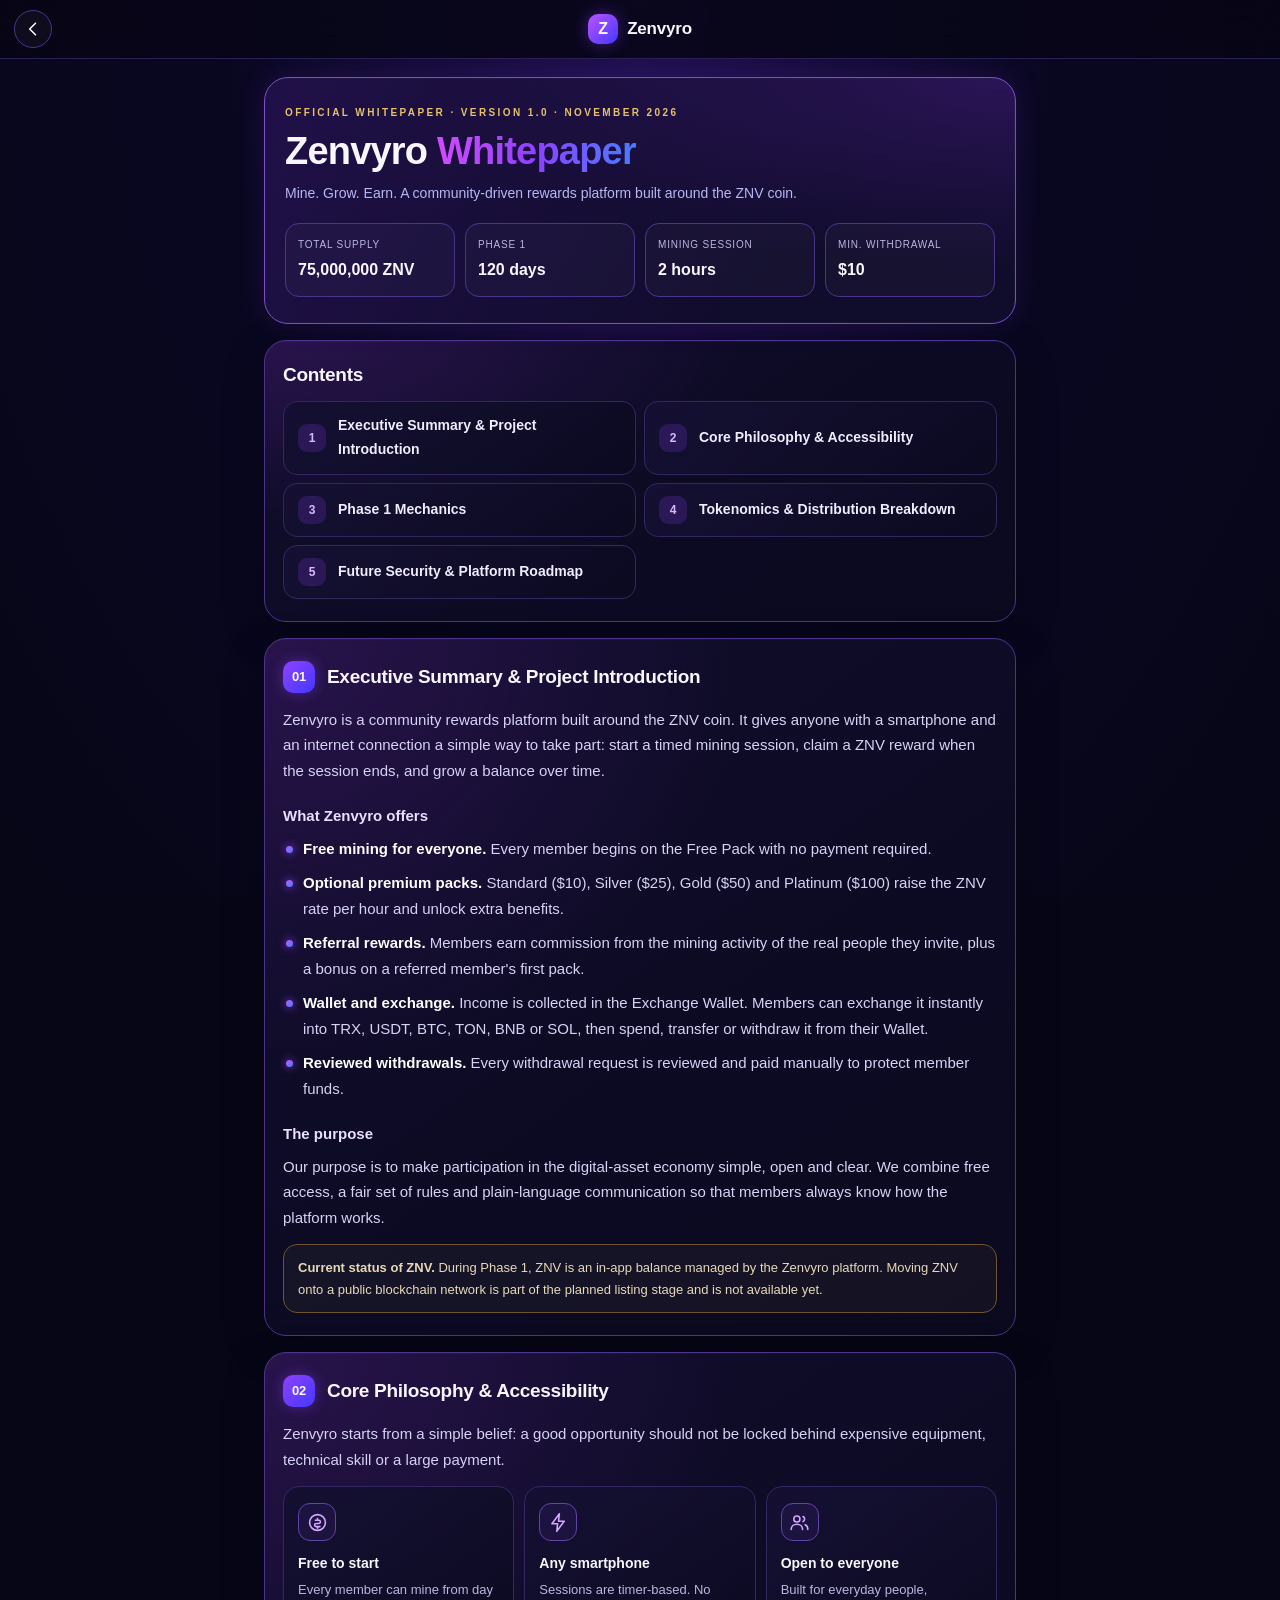
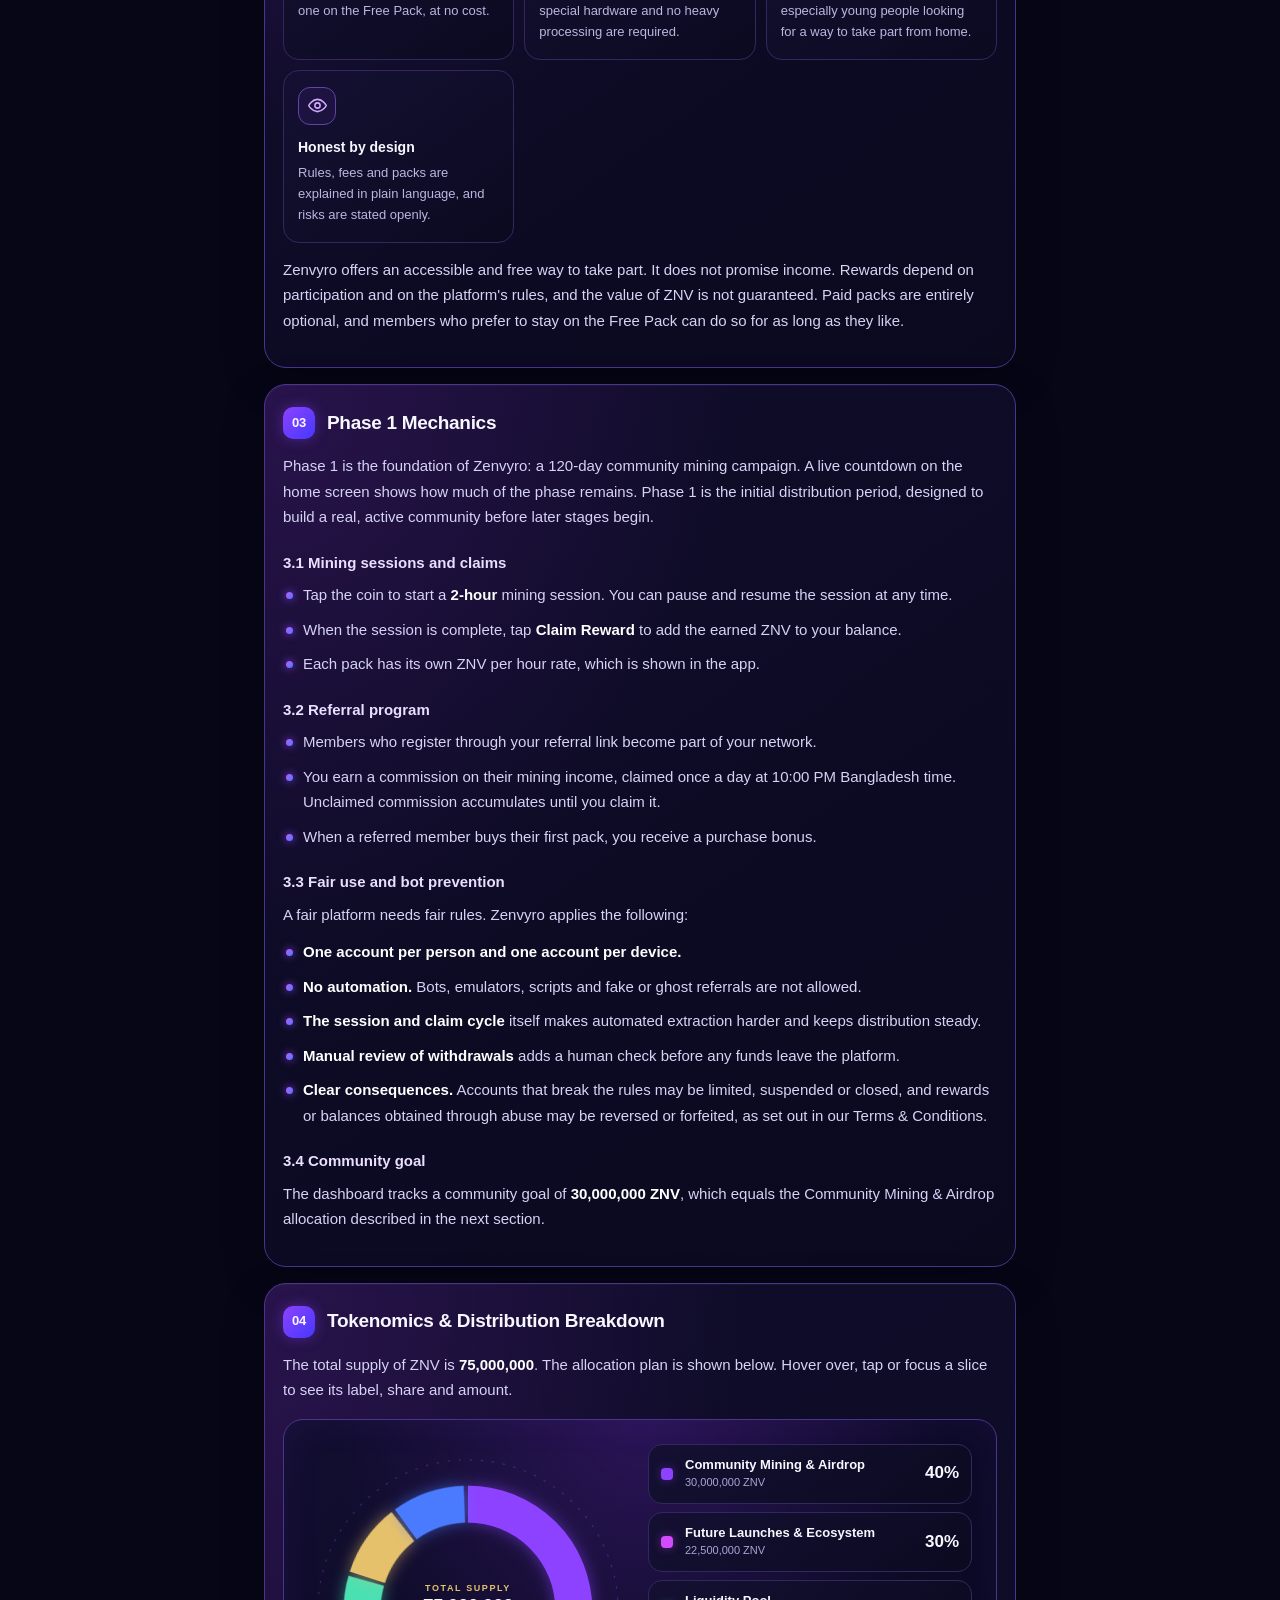
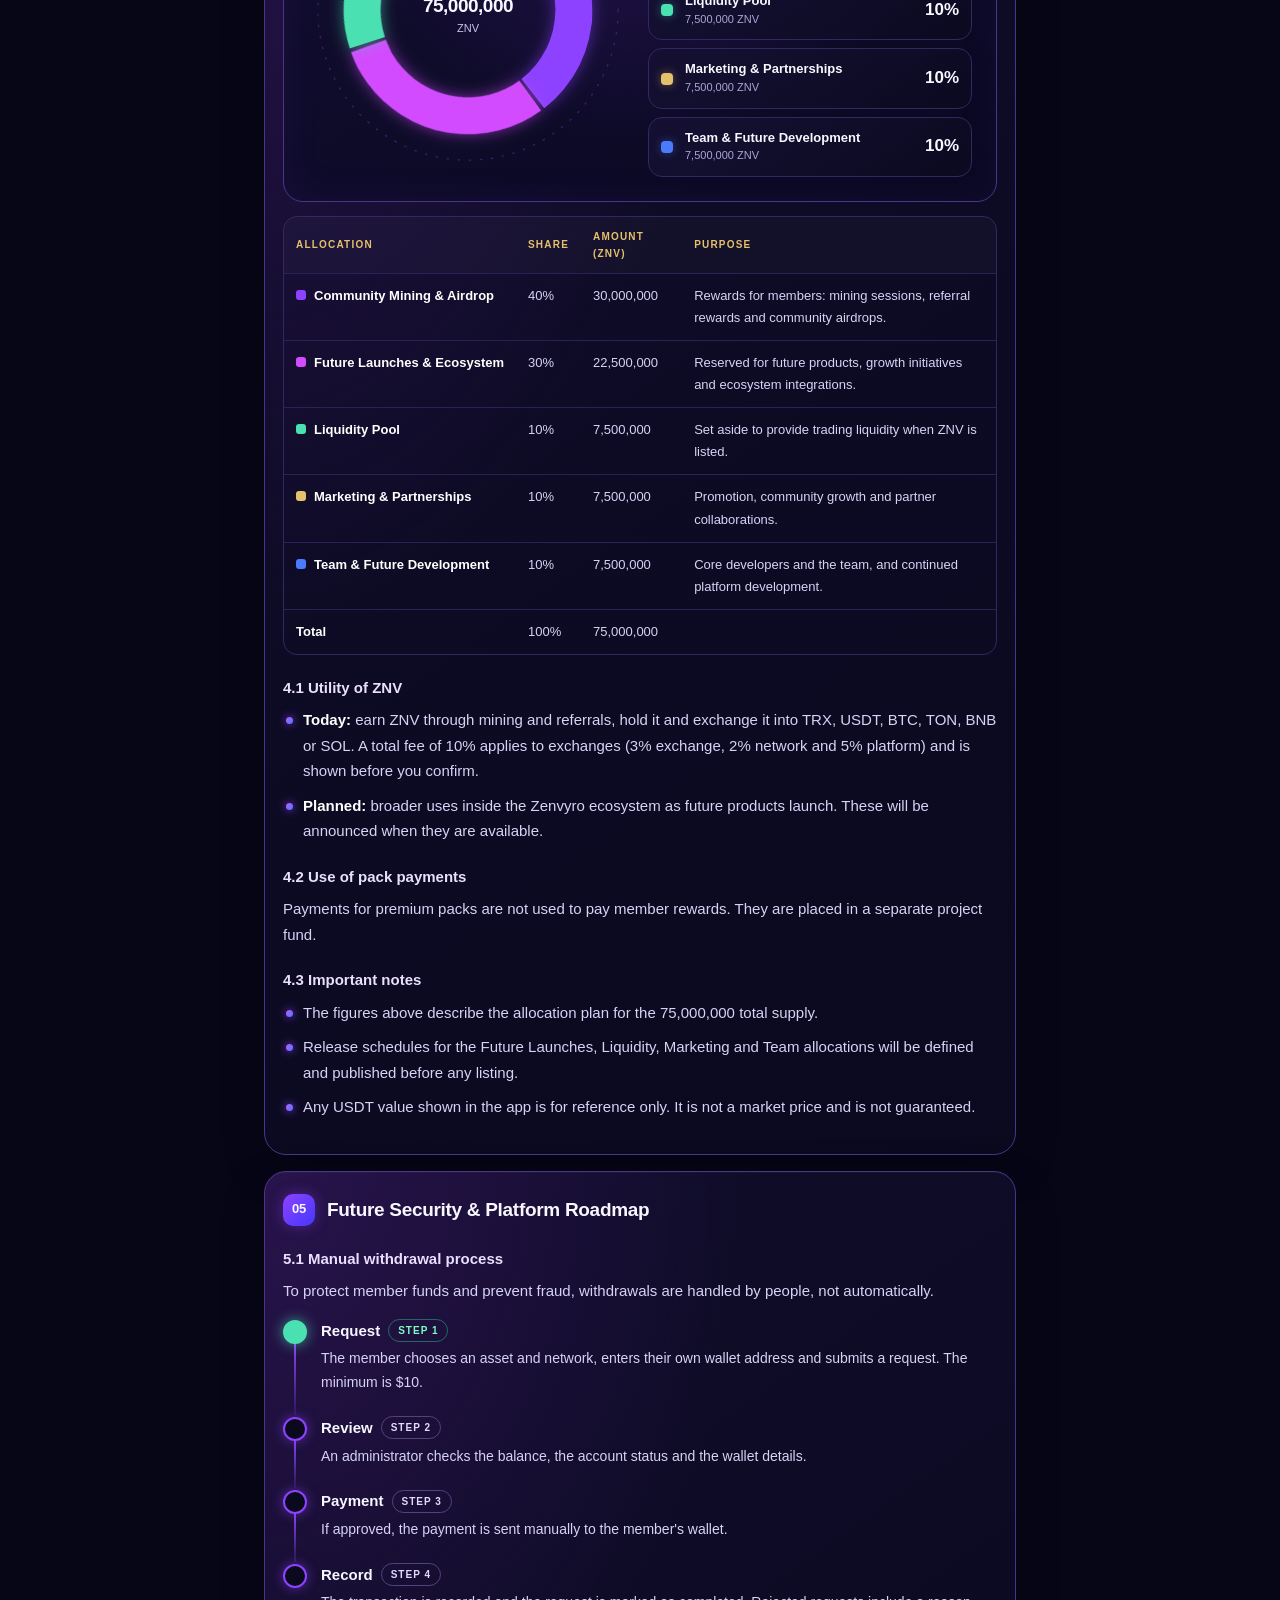
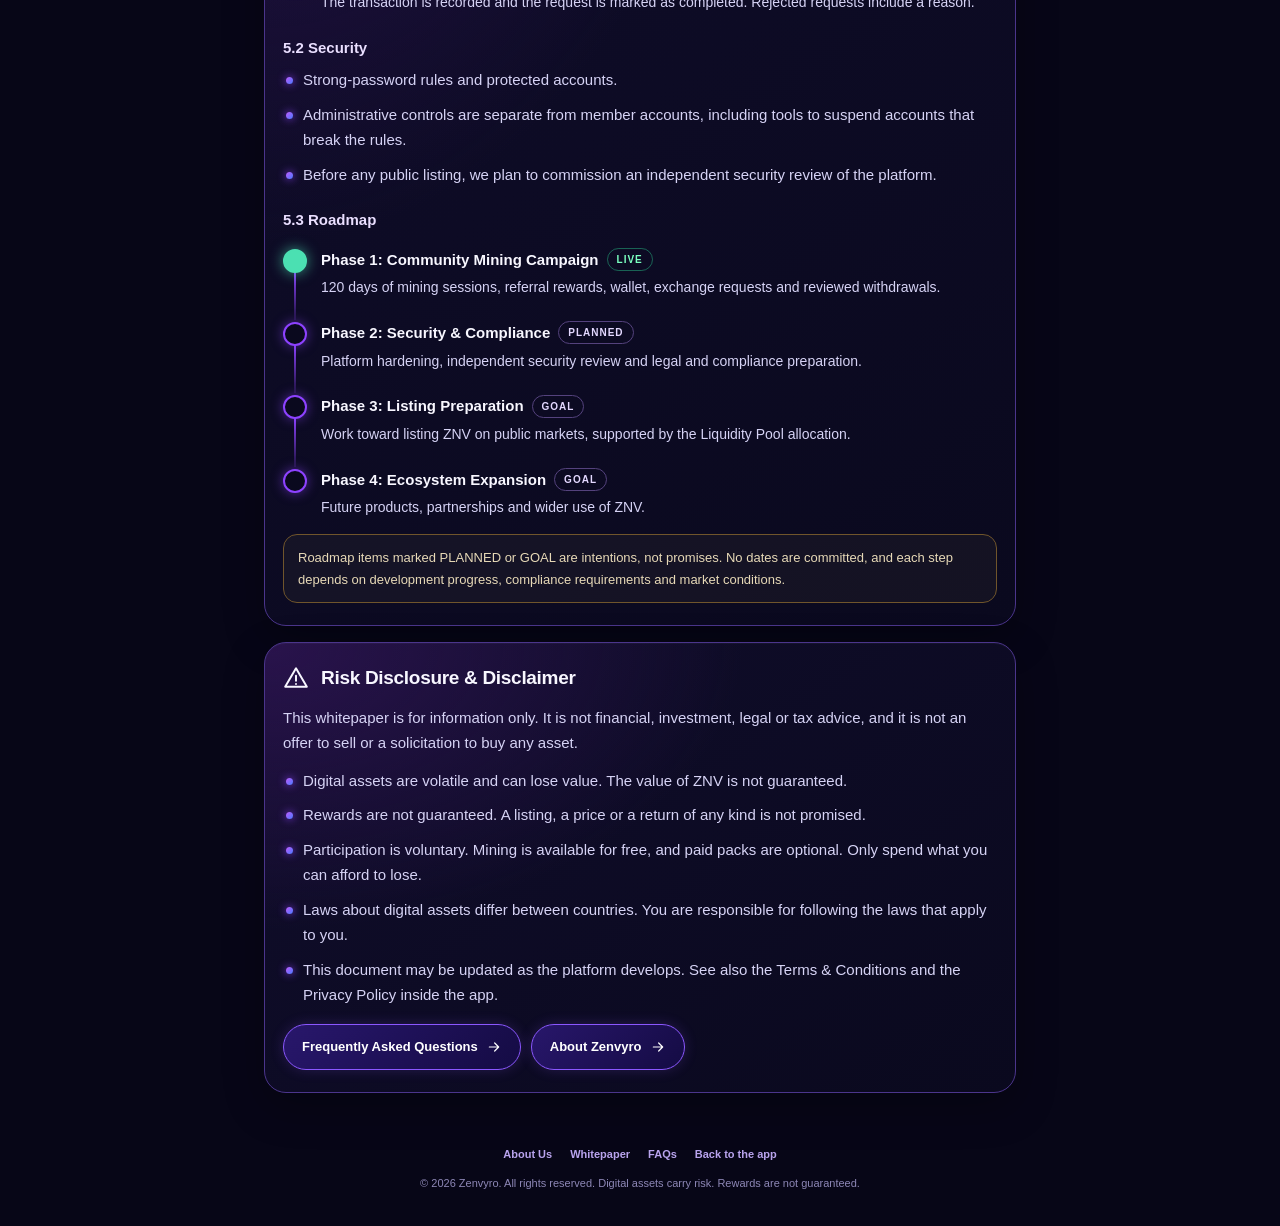
<file: whitepaper.html>
<!DOCTYPE html>
<html lang="en">
<head>
<meta charset="utf-8">
<meta name="viewport" content="width=device-width,initial-scale=1,viewport-fit=cover">
<meta name="theme-color" content="#070617">
<title>Whitepaper | Zenvyro</title>
<link rel="stylesheet" href="info-pages.css">
</head>
<body>
<header class="ip-top"><a class="ip-back" href="index.html" aria-label="Back to the app"><svg viewBox="0 0 24 24" fill="none" stroke="currentColor" stroke-width="1.8" stroke-linecap="round" stroke-linejoin="round" aria-hidden="true"><path d="M15 5l-7 7 7 7"/></svg></a><div class="ip-brand"><span class="ip-mark">Z</span>Zenvyro</div><span class="ip-spacer"></span></header>
<main class="ip-wrap">
<section class="ip-hero"><span class="ip-eyebrow">OFFICIAL WHITEPAPER &middot; VERSION 1.0 &middot; NOVEMBER 2026</span><h1>Zenvyro <em>Whitepaper</em></h1><p>Mine. Grow. Earn. A community-driven rewards platform built around the ZNV coin.</p>
<div class="ip-facts"><div class="ip-fact"><small>TOTAL SUPPLY</small><b>75,000,000 ZNV</b></div><div class="ip-fact"><small>PHASE 1</small><b>120 days</b></div><div class="ip-fact"><small>MINING SESSION</small><b>2 hours</b></div><div class="ip-fact"><small>MIN. WITHDRAWAL</small><b>$10</b></div></div></section>
<section class="ip-card"><h2>Contents</h2><nav class="ip-toc"><a href="#s1"><span>1</span>Executive Summary &amp; Project Introduction</a><a href="#s2"><span>2</span>Core Philosophy &amp; Accessibility</a><a href="#s3"><span>3</span>Phase 1 Mechanics</a><a href="#s4"><span>4</span>Tokenomics &amp; Distribution Breakdown</a><a href="#s5"><span>5</span>Future Security &amp; Platform Roadmap</a></nav></section>
<section class="ip-card" id="s1"><h2><span class="ip-num">01</span>Executive Summary &amp; Project Introduction</h2>
<p>Zenvyro is a community rewards platform built around the ZNV coin. It gives anyone with a smartphone and an internet connection a simple way to take part: start a timed mining session, claim a ZNV reward when the session ends, and grow a balance over time.</p>
<h3>What Zenvyro offers</h3>
<ul><li><b>Free mining for everyone.</b> Every member begins on the Free Pack with no payment required.</li><li><b>Optional premium packs.</b> Standard ($10), Silver ($25), Gold ($50) and Platinum ($100) raise the ZNV rate per hour and unlock extra benefits.</li><li><b>Referral rewards.</b> Members earn commission from the mining activity of the real people they invite, plus a bonus on a referred member's first pack.</li><li><b>Wallet and exchange.</b> Income is collected in the Exchange Wallet. Members can exchange it instantly into TRX, USDT, BTC, TON, BNB or SOL, then spend, transfer or withdraw it from their Wallet.</li><li><b>Reviewed withdrawals.</b> Every withdrawal request is reviewed and paid manually to protect member funds.</li></ul>
<h3>The purpose</h3>
<p>Our purpose is to make participation in the digital-asset economy simple, open and clear. We combine free access, a fair set of rules and plain-language communication so that members always know how the platform works.</p>
<div class="ip-note"><b>Current status of ZNV.</b> During Phase 1, ZNV is an in-app balance managed by the Zenvyro platform. Moving ZNV onto a public blockchain network is part of the planned listing stage and is not available yet.</div>
</section>
<section class="ip-card" id="s2"><h2><span class="ip-num">02</span>Core Philosophy &amp; Accessibility</h2>
<p>Zenvyro starts from a simple belief: a good opportunity should not be locked behind expensive equipment, technical skill or a large payment.</p>
<div class="ip-grid"><div class="ip-tile"><span class="ip-ic"><svg viewBox="0 0 24 24" fill="none" stroke="currentColor" stroke-width="1.8" stroke-linecap="round" stroke-linejoin="round" aria-hidden="true"><circle cx="12" cy="12" r="9"/><path d="M9.500 9.500h4a1.800 1.800 0 0 1 0 3.600h-3a1.800 1.800 0 0 0 0 3.600h4.300M12 7.500v1.800M12 16.700v1.800"/></svg></span><b>Free to start</b><p>Every member can mine from day one on the Free Pack, at no cost.</p></div><div class="ip-tile"><span class="ip-ic"><svg viewBox="0 0 24 24" fill="none" stroke="currentColor" stroke-width="1.8" stroke-linecap="round" stroke-linejoin="round" aria-hidden="true"><path d="M13 2 4.5 13.500H11L10 22l8.500-11.500H12z"/></svg></span><b>Any smartphone</b><p>Sessions are timer-based. No special hardware and no heavy processing are required.</p></div><div class="ip-tile"><span class="ip-ic"><svg viewBox="0 0 24 24" fill="none" stroke="currentColor" stroke-width="1.8" stroke-linecap="round" stroke-linejoin="round" aria-hidden="true"><circle cx="9" cy="8" r="3.500"/><path d="M2.500 20c0-3.600 2.900-6 6.500-6s6.500 2.400 6.500 6M16 5.200a3.200 3.200 0 0 1 0 5.800M18.500 14.500c2 .8 3 2.700 3 5.500"/></svg></span><b>Open to everyone</b><p>Built for everyday people, especially young people looking for a way to take part from home.</p></div><div class="ip-tile"><span class="ip-ic"><svg viewBox="0 0 24 24" fill="none" stroke="currentColor" stroke-width="1.8" stroke-linecap="round" stroke-linejoin="round" aria-hidden="true"><path d="M2 12s3.600-7 10-7 10 7 10 7-3.600 7-10 7S2 12 2 12z"/><circle cx="12" cy="12" r="3"/></svg></span><b>Honest by design</b><p>Rules, fees and packs are explained in plain language, and risks are stated openly.</p></div></div>
<p>Zenvyro offers an accessible and free way to take part. It does not promise income. Rewards depend on participation and on the platform's rules, and the value of ZNV is not guaranteed. Paid packs are entirely optional, and members who prefer to stay on the Free Pack can do so for as long as they like.</p>
</section>
<section class="ip-card" id="s3"><h2><span class="ip-num">03</span>Phase 1 Mechanics</h2>
<p>Phase 1 is the foundation of Zenvyro: a 120-day community mining campaign. A live countdown on the home screen shows how much of the phase remains. Phase 1 is the initial distribution period, designed to build a real, active community before later stages begin.</p>
<h3>3.1 Mining sessions and claims</h3>
<ul><li>Tap the coin to start a <b>2-hour</b> mining session. You can pause and resume the session at any time.</li><li>When the session is complete, tap <b>Claim Reward</b> to add the earned ZNV to your balance.</li><li>Each pack has its own ZNV per hour rate, which is shown in the app.</li></ul>
<h3>3.2 Referral program</h3>
<ul><li>Members who register through your referral link become part of your network.</li><li>You earn a commission on their mining income, claimed once a day at 10:00 PM Bangladesh time. Unclaimed commission accumulates until you claim it.</li><li>When a referred member buys their first pack, you receive a purchase bonus.</li></ul>
<h3>3.3 Fair use and bot prevention</h3>
<p>A fair platform needs fair rules. Zenvyro applies the following:</p>
<ul><li><b>One account per person and one account per device.</b></li><li><b>No automation.</b> Bots, emulators, scripts and fake or ghost referrals are not allowed.</li><li><b>The session and claim cycle</b> itself makes automated extraction harder and keeps distribution steady.</li><li><b>Manual review of withdrawals</b> adds a human check before any funds leave the platform.</li><li><b>Clear consequences.</b> Accounts that break the rules may be limited, suspended or closed, and rewards or balances obtained through abuse may be reversed or forfeited, as set out in our Terms &amp; Conditions.</li></ul>
<h3>3.4 Community goal</h3>
<p>The dashboard tracks a community goal of <b>30,000,000 ZNV</b>, which equals the Community Mining &amp; Airdrop allocation described in the next section.</p>
</section>
<section class="ip-card" id="s4"><h2><span class="ip-num">04</span>Tokenomics &amp; Distribution Breakdown</h2>
<p>The total supply of ZNV is <b>75,000,000</b>. The allocation plan is shown below. Hover over, tap or focus a slice to see its label, share and amount.</p>
<div class="tk" id="tk"><div class="tk-chart"><svg viewBox="0 0 260 260" role="group" aria-label="ZNV token distribution chart"><circle class="tk-orbit" cx="130" cy="130" r="122"/><circle class="tk-in" cx="130" cy="130" r="86" stroke-width="30"/><g id="tkSlices"></g></svg><div class="tk-center"><small id="tkLbl">TOTAL SUPPLY</small><b class="sm" id="tkBig">75,000,000</b><span id="tkSub">ZNV</span></div></div><div class="tk-leg" id="tkLeg"></div></div>
<div class="ip-tw"><table><thead><tr><th>ALLOCATION</th><th>SHARE</th><th>AMOUNT (ZNV)</th><th>PURPOSE</th></tr></thead><tbody><tr><td><span class="ip-sw" style="background:#8d42ff"></span>Community Mining &amp; Airdrop</td><td>40%</td><td>30,000,000</td><td>Rewards for members: mining sessions, referral rewards and community airdrops.</td></tr><tr><td><span class="ip-sw" style="background:#d24bff"></span>Future Launches &amp; Ecosystem</td><td>30%</td><td>22,500,000</td><td>Reserved for future products, growth initiatives and ecosystem integrations.</td></tr><tr><td><span class="ip-sw" style="background:#4be0b2"></span>Liquidity Pool</td><td>10%</td><td>7,500,000</td><td>Set aside to provide trading liquidity when ZNV is listed.</td></tr><tr><td><span class="ip-sw" style="background:#e5c16c"></span>Marketing &amp; Partnerships</td><td>10%</td><td>7,500,000</td><td>Promotion, community growth and partner collaborations.</td></tr><tr><td><span class="ip-sw" style="background:#4a7bff"></span>Team &amp; Future Development</td><td>10%</td><td>7,500,000</td><td>Core developers and the team, and continued platform development.</td></tr><tr><td>Total</td><td>100%</td><td>75,000,000</td><td></td></tr></tbody></table></div>
<h3>4.1 Utility of ZNV</h3>
<ul><li><b>Today:</b> earn ZNV through mining and referrals, hold it and exchange it into TRX, USDT, BTC, TON, BNB or SOL. A total fee of 10% applies to exchanges (3% exchange, 2% network and 5% platform) and is shown before you confirm.</li><li><b>Planned:</b> broader uses inside the Zenvyro ecosystem as future products launch. These will be announced when they are available.</li></ul>
<h3>4.2 Use of pack payments</h3>
<p>Payments for premium packs are not used to pay member rewards. They are placed in a separate project fund.</p>
<h3>4.3 Important notes</h3>
<ul><li>The figures above describe the allocation plan for the 75,000,000 total supply.</li><li>Release schedules for the Future Launches, Liquidity, Marketing and Team allocations will be defined and published before any listing.</li><li>Any USDT value shown in the app is for reference only. It is not a market price and is not guaranteed.</li></ul>
</section>
<section class="ip-card" id="s5"><h2><span class="ip-num">05</span>Future Security &amp; Platform Roadmap</h2>
<h3>5.1 Manual withdrawal process</h3>
<p>To protect member funds and prevent fraud, withdrawals are handled by people, not automatically.</p>
<div class="ip-steps"><div class="ip-step live"><span class="ip-dot"></span><b>Request<span class="ip-tag">STEP 1</span></b><p>The member chooses an asset and network, enters their own wallet address and submits a request. The minimum is $10.</p></div><div class="ip-step"><span class="ip-dot"></span><b>Review<span class="ip-tag">STEP 2</span></b><p>An administrator checks the balance, the account status and the wallet details.</p></div><div class="ip-step"><span class="ip-dot"></span><b>Payment<span class="ip-tag">STEP 3</span></b><p>If approved, the payment is sent manually to the member's wallet.</p></div><div class="ip-step"><span class="ip-dot"></span><b>Record<span class="ip-tag">STEP 4</span></b><p>The transaction is recorded and the request is marked as completed. Rejected requests include a reason.</p></div></div>
<h3>5.2 Security</h3>
<ul><li>Strong-password rules and protected accounts.</li><li>Administrative controls are separate from member accounts, including tools to suspend accounts that break the rules.</li><li>Before any public listing, we plan to commission an independent security review of the platform.</li></ul>
<h3>5.3 Roadmap</h3>
<div class="ip-steps"><div class="ip-step live"><span class="ip-dot"></span><b>Phase 1: Community Mining Campaign<span class="ip-tag">LIVE</span></b><p>120 days of mining sessions, referral rewards, wallet, exchange requests and reviewed withdrawals.</p></div><div class="ip-step"><span class="ip-dot"></span><b>Phase 2: Security &amp; Compliance<span class="ip-tag">PLANNED</span></b><p>Platform hardening, independent security review and legal and compliance preparation.</p></div><div class="ip-step"><span class="ip-dot"></span><b>Phase 3: Listing Preparation<span class="ip-tag">GOAL</span></b><p>Work toward listing ZNV on public markets, supported by the Liquidity Pool allocation.</p></div><div class="ip-step"><span class="ip-dot"></span><b>Phase 4: Ecosystem Expansion<span class="ip-tag">GOAL</span></b><p>Future products, partnerships and wider use of ZNV.</p></div></div>
<div class="ip-note">Roadmap items marked PLANNED or GOAL are intentions, not promises. No dates are committed, and each step depends on development progress, compliance requirements and market conditions.</div>
</section>
<section class="ip-card"><h2><svg width="26" height="26" viewBox="0 0 24 24" fill="none" stroke="currentColor" stroke-width="1.8" stroke-linecap="round" stroke-linejoin="round" aria-hidden="true"><path d="M12 3 2 20h20z"/><path d="M12 10v4.500M12 17.500h.01"/></svg>Risk Disclosure &amp; Disclaimer</h2>
<p>This whitepaper is for information only. It is not financial, investment, legal or tax advice, and it is not an offer to sell or a solicitation to buy any asset.</p>
<ul><li>Digital assets are volatile and can lose value. The value of ZNV is not guaranteed.</li><li>Rewards are not guaranteed. A listing, a price or a return of any kind is not promised.</li><li>Participation is voluntary. Mining is available for free, and paid packs are optional. Only spend what you can afford to lose.</li><li>Laws about digital assets differ between countries. You are responsible for following the laws that apply to you.</li><li>This document may be updated as the platform develops. See also the Terms &amp; Conditions and the Privacy Policy inside the app.</li></ul>
<div class="ip-cta"><a class="ip-btn" href="faq.html">Frequently Asked Questions <svg viewBox="0 0 24 24" fill="none" stroke="currentColor" stroke-width="1.8" stroke-linecap="round" stroke-linejoin="round" aria-hidden="true"><path d="M5 12h14M13 6l6 6-6 6"/></svg></a><a class="ip-btn" href="about.html">About Zenvyro <svg viewBox="0 0 24 24" fill="none" stroke="currentColor" stroke-width="1.8" stroke-linecap="round" stroke-linejoin="round" aria-hidden="true"><path d="M5 12h14M13 6l6 6-6 6"/></svg></a></div></section>

</main>
<footer class="ip-foot"><nav><a href="about.html">About Us</a><a href="whitepaper.html">Whitepaper</a><a href="faq.html">FAQs</a><a href="index.html">Back to the app</a></nav>
<div>&copy; <span id="yr">2026</span> Zenvyro. All rights reserved. Digital assets carry risk. Rewards are not guaranteed.</div></footer>
<script>document.getElementById("yr").textContent=new Date().getFullYear();</script>
<script src="tokenomics-chart.js" defer></script>
</body>
</html>
</file>
<file: cooldown-style.css>
/* Zenvyro Cooldown Dashboard — isolated styles; existing UI styles are untouched */
.cooldown-dashboard {
  --cd-panel: #100d2b;
  --cd-panel2: #0a091e;
  --cd-line: #33275f;
  --cd-purple: #8d42ff;
  --cd-violet: #c05aff;
  --cd-gold: #e5c16c;
  --cd-text: #f8f6ff;
  --cd-muted: #b9b6df;
  margin: 0 0 28px;
  padding: 22px;
  border: 1px solid #4b358c;
  border-radius: 24px;
  background: radial-gradient(ellipse at 100% 0%, #29134c 0, transparent 45%), linear-gradient(145deg, var(--cd-panel), var(--cd-panel2));
  box-shadow: 0 18px 48px #0004, inset 0 1px #ffffff08;
  color: var(--cd-text);
}
.cooldown-dashboard * { box-sizing: border-box; }
.cd-heading { display:flex; justify-content:space-between; align-items:flex-start; gap:14px; margin-bottom:18px; }
.cd-eyebrow { display:block; color:var(--cd-gold); font-size:10px; font-weight:800; letter-spacing:2px; margin-bottom:7px; }
.cd-heading h2 { margin:0; font-size:clamp(21px, 4vw, 28px); letter-spacing:-.5px; }
.cd-heading p { margin:7px 0 0; color:var(--cd-muted); font-size:13px; line-height:1.5; }
.cd-status { display:inline-flex; align-items:center; gap:7px; white-space:nowrap; padding:8px 10px; border:1px solid #54427d; border-radius:99px; color:#e3d8ff; background:#ffffff06; font-size:11px; font-weight:750; }
.cd-status i { width:7px; height:7px; border-radius:50%; background:#e5c16c; box-shadow:0 0 10px #e5c16c80; }
.cd-status.is-live i { background:#4be0b2; box-shadow:0 0 10px #4be0b280; }
.cd-notice { margin:0 0 15px; padding:12px 13px; border:1px solid #70552b; border-radius:14px; background:#e5c16c0b; color:#e7d9b7; font-size:12px; line-height:1.55; }
.cd-main-balance { padding:20px; border:1px solid #7550c4; border-radius:20px; background:linear-gradient(120deg,#201048,#100c2b 70%); box-shadow:inset 0 0 0 1px #ffffff06; }
.cd-balance-label { display:flex; align-items:center; gap:8px; color:#c7b8f6; font-size:13px; font-weight:750; }
.cd-live-dot { width:7px; height:7px; border-radius:50%; background:#4be0b2; animation:cdPulse 1.7s infinite; }
.cd-balance-value { margin:8px 0 12px; font-size:clamp(31px, 7vw, 47px); font-weight:900; letter-spacing:-1.5px; overflow-wrap:anywhere; }
.cd-balance-value small { margin-left:8px; color:#c19aff; font-size:13px; letter-spacing:0; }
.cd-balance-foot { display:flex; justify-content:space-between; gap:10px; color:var(--cd-muted); font-size:11px; }
.cd-progress { height:8px; margin-top:10px; border-radius:99px; overflow:hidden; background:#29214b; }
.cd-progress span { display:block; width:0; height:100%; border-radius:99px; background:linear-gradient(90deg,var(--cd-purple),var(--cd-violet),var(--cd-gold)); transition:width .7s ease; }
.cd-remaining { display:flex; justify-content:space-between; flex-wrap:wrap; gap:8px; margin-top:13px; color:var(--cd-muted); font-size:12px; }
.cd-remaining strong { color:#f1d58c; font-variant-numeric:tabular-nums; }
.cd-metrics { display:grid; grid-template-columns:repeat(2,minmax(0,1fr)); gap:10px; margin-top:12px; }
.cd-metric { min-width:0; padding:15px 13px; border:1px solid var(--cd-line); border-radius:16px; background:linear-gradient(145deg,#151033,#0b0a20); }
.cd-metric-icon { display:grid; place-items:center; width:30px; height:30px; margin-bottom:10px; border:1px solid #6343a6; border-radius:10px; color:#d0a9ff; background:#8d42ff12; font-size:17px; }
.cd-metric-label { display:block; color:var(--cd-muted); font-size:11px; margin-bottom:7px; }
.cd-metric strong { display:block; font-size:clamp(17px,4vw,22px); font-variant-numeric:tabular-nums; overflow-wrap:anywhere; }
.cd-metric strong small { margin-left:4px; color:#c0a3ff; font-size:10px; }
.cd-metric em { display:block; margin-top:7px; color:#8f89b9; font-size:10px; font-style:normal; }
.cd-sync-row { display:flex; justify-content:space-between; flex-wrap:wrap; gap:8px 16px; margin-top:15px; color:#9993c5; font-size:10px; }
.cd-sync-row strong { color:#d8d2f7; font-weight:650; }
.cd-footnote { margin:13px 0 0; color:#8984ae; font-size:10px; line-height:1.6; overflow-wrap:anywhere; }
.cd-footnote code { color:#d4b5ff; }
@keyframes cdPulse { 50% { opacity:.45; box-shadow:0 0 2px #4be0b2; } }
@media (min-width:650px) {
 .cd-metrics { grid-template-columns:repeat(4,minmax(0,1fr)); }
 .cooldown-dashboard { padding:25px; }
}
@media (max-width:390px) {
 .cooldown-dashboard { padding:15px 12px; border-radius:19px; }
 .cd-heading { flex-direction:column; }
 .cd-status { align-self:flex-start; }
 .cd-main-balance { padding:16px 13px; }
 .cd-metric { padding:12px 10px; }
}
</file>
<file: phase-footer.css>
/* Zenvyro: Phase 1 countdown box + information footer. New file, existing styles are untouched. */

/* ---------- Phase 1 Active Status box (sits inside the Cooldown Dashboard, right under the metric cards) ---------- */
.zph{margin-top:12px;padding:16px 15px 15px;border:1px solid #7550c4;border-radius:20px;
  background:radial-gradient(ellipse at 100% 0,#2a1456 0,transparent 55%),linear-gradient(120deg,#201048,#100c2b 70%);
  box-shadow:0 0 26px #8d42ff22,inset 0 0 0 1px #ffffff06;color:#f8f6ff;overflow:hidden}
.zph *{box-sizing:border-box}
.zph-head{display:flex;align-items:center;justify-content:space-between;gap:10px}
.zph-title{display:flex;align-items:center;gap:10px;min-width:0}
.zph-ico{display:grid;place-items:center;flex:none;width:34px;height:34px;border:1px solid #6343a6;border-radius:11px;color:#d0a9ff;background:#8d42ff14}
.zph-ico svg{width:19px;height:19px}
.zph-title h3{margin:0;font-size:14px;font-weight:800;letter-spacing:.2px}
.zph-live{display:inline-flex;align-items:center;gap:8px;flex:none;padding:6px 11px;border:1px solid #54427d;border-radius:99px;background:#ffffff06;color:#e3d8ff;font-size:10px;font-weight:800;letter-spacing:1.2px}
.zph-dot{position:relative;width:8px;height:8px;border-radius:50%;background:#4be0b2;box-shadow:0 0 10px #4be0b2aa}
.zph-dot:after{content:"";position:absolute;inset:-4px;border-radius:50%;border:1.5px solid #4be0b2;opacity:0;animation:zphRing 2s ease-out infinite}
@keyframes zphRing{0%{transform:scale(.5);opacity:.85}100%{transform:scale(1.7);opacity:0}}
.zph.is-done .zph-dot{background:#8f89b9;box-shadow:none}
.zph.is-done .zph-dot:after{animation:none}
.zph-time{display:flex;flex-wrap:wrap;align-items:baseline;gap:6px 14px;margin:16px 0 12px;font-variant-numeric:tabular-nums}
.zph-time span{display:inline-flex;align-items:baseline;gap:4px}
.zph-time b{font-size:clamp(28px,8.4vw,40px);font-weight:900;letter-spacing:-1.5px;line-height:1;color:#fff;text-shadow:0 0 22px #8d42ff77}
.zph-time i{font-style:normal;font-size:13px;font-weight:700;color:#c19aff}
.zph-time .zph-tick{animation:zphTick .5s ease-out}
@keyframes zphTick{0%{opacity:.35;transform:translateY(3px)}100%{opacity:1;transform:none}}
.zph-sub{margin:0;color:#9d97c8;font-size:11px;line-height:1.65}
@media (prefers-reduced-motion:reduce){.zph-dot:after,.zph-time .zph-tick{animation:none}}
@media (max-width:360px){.zph{padding:14px 12px}.zph-time{gap:6px 10px}}

/* ---------- Information & Footer ---------- */
.zvf{--zf-line:#33275f;--zf-muted:#b9b6df;margin:0 0 calc(96px + env(safe-area-inset-bottom));padding:22px 18px 18px;border:1px solid #4b358c;border-radius:24px;
  background:radial-gradient(ellipse at 0 0,#29134c 0,transparent 45%),linear-gradient(145deg,#100d2b,#0a091e);
  box-shadow:0 18px 48px #0004,inset 0 1px #ffffff08;color:#f8f6ff}
.zvf *{box-sizing:border-box}
.zvf-brand{display:flex;align-items:center;gap:12px;margin-bottom:6px}
.zvf-mark{display:grid;place-items:center;width:38px;height:38px;border-radius:12px;font-weight:900;font-size:20px;color:#fff;background:linear-gradient(135deg,#ba53ff,#4538ff);box-shadow:0 0 18px #8d42ff66}
.zvf-brand strong{display:block;font-size:18px;letter-spacing:-.3px}
.zvf-brand small{display:block;color:#e5c16c;font-size:9px;font-weight:800;letter-spacing:2px;margin-top:2px}
.zvf-lead{margin:10px 0 16px;color:var(--zf-muted);font-size:12px;line-height:1.6}
.zvf-grid{display:grid;grid-template-columns:repeat(2,minmax(0,1fr));gap:10px}
.zvf-link{display:flex;flex-direction:column;align-items:flex-start;gap:9px;min-width:0;padding:14px 13px;text-align:left;cursor:pointer;color:inherit;font:inherit;
  border:1px solid var(--zf-line);border-radius:16px;background:linear-gradient(145deg,#151033,#0b0a20);transition:transform .2s,border-color .2s,box-shadow .2s}
.zvf-link:last-child{grid-column:1/-1}
.zvf-ic{display:grid;place-items:center;width:36px;height:36px;border:1px solid #6343a6;border-radius:11px;color:#d0a9ff;background:#8d42ff12;transition:.2s}
.zvf-ic svg{width:20px;height:20px}
.zvf-tx{display:block;min-width:0}
.zvf-tx b{display:block;font-size:13px;font-weight:800}
.zvf-tx span{display:block;margin-top:3px;color:#9993c5;font-size:11px;line-height:1.45}
.zvf-link:focus-visible,.zvf-soc button:focus-visible{outline:2px solid #c05aff;outline-offset:2px}
.zvf-div{height:1px;margin:20px 0 16px;background:linear-gradient(90deg,transparent,#4b358c,transparent)}
.zvf-soc-t{margin:0 0 12px;text-align:center;color:var(--zf-muted);font-size:11px;font-weight:700;letter-spacing:1.4px}
.zvf-soc{display:flex;justify-content:center;gap:16px}
.zvf-soc button{display:flex;flex-direction:column;align-items:center;gap:7px;cursor:pointer;background:none;border:0;color:#b9b6df;font:inherit;font-size:10px;font-weight:700}
.zvf-sc{display:grid;place-items:center;width:50px;height:50px;border:1px solid #54427d;border-radius:50%;background:linear-gradient(145deg,#171238,#0b0a20);color:#d8d2f7;transition:transform .2s,border-color .2s,box-shadow .2s,color .2s}
.zvf-sc svg{width:22px;height:22px}
.zvf-bar{display:flex;flex-wrap:wrap;justify-content:space-between;gap:6px 14px;margin-top:20px;padding-top:14px;border-top:1px solid #2a2255;color:#8d87b6;font-size:10px;line-height:1.6}
.zvf-bar a{color:#b9a4ee;text-decoration:none;cursor:pointer;margin-left:10px}
.zvf-risk{margin:10px 0 0;color:#7f79a8;font-size:10px;line-height:1.6}
@media (hover:hover){
 .zvf-link:hover{transform:translateY(-3px);border-color:#8d42ff;box-shadow:0 10px 26px #8d42ff33}
 .zvf-link:hover .zvf-ic{color:#fff;background:#8d42ff40;border-color:#b074ff}
 .zvf-soc button:hover .zvf-sc{transform:translateY(-4px) scale(1.06)}
 .zvf-soc button[data-s="telegram"]:hover .zvf-sc{color:#29a9eb;border-color:#29a9eb;box-shadow:0 0 20px #29a9eb66}
 .zvf-soc button[data-s="twitter"]:hover .zvf-sc{color:#fff;border-color:#fff;box-shadow:0 0 20px #ffffff55}
 .zvf-soc button[data-s="youtube"]:hover .zvf-sc{color:#ff3d3d;border-color:#ff3d3d;box-shadow:0 0 20px #ff3d3d66}
}
.zvf-link:active{transform:scale(.98)}
@media (min-width:650px){.zvf{padding:26px 24px 20px}.zvf-grid{grid-template-columns:repeat(5,minmax(0,1fr))}.zvf-link:last-child{grid-column:auto}}
@media (max-width:390px){.zvf{padding:18px 13px 16px;border-radius:19px}.zvf-link{padding:12px 10px}}
</file>
<file: purchase.css>
/* Zenvyro premium purchase flow (voucher code or crypto). Reuses the existing modal styles; nothing else is changed. */
.pu-head{display:flex;align-items:center;gap:13px;padding:14px;border:1px solid #5a3fb0;border-radius:16px;background:linear-gradient(120deg,#201048,#100c2b 70%)}
.pu-head b{display:block;font-size:16px}.pu-head small{display:block;color:#b8b9e9;font-size:12px;margin-top:2px}
.pu-ic{display:grid;place-items:center;flex:none;width:40px;height:40px;border:1px solid #6343a6;border-radius:12px;color:#d0a9ff;background:#8d42ff14}
.pu-ic svg{width:22px;height:22px}
.pu-lead{margin:16px 0 4px;color:#d9d6f7;font-size:13px}
.pu-opt{display:flex;align-items:center;gap:13px;width:100%;margin-top:10px;padding:15px 14px;text-align:left;cursor:pointer;color:#fff;font:inherit;border:1px solid #3a3277;border-radius:16px;background:linear-gradient(145deg,#151033,#0b0a20);transition:border-color .2s,transform .2s}
.pu-opt:active{transform:scale(.985)}
.pu-opt>span:nth-child(2){flex:1;min-width:0}
.pu-opt b{display:block;font-size:14px}.pu-opt small{display:block;margin-top:3px;color:#a9a5d6;font-size:12px;line-height:1.45}
.pu-opt>svg{width:18px;height:18px;flex:none;color:#b79aff}
@media (hover:hover){.pu-opt:hover{border-color:#8d42ff}}
.pu-back{display:inline-flex;align-items:center;gap:6px;margin-bottom:12px;padding:6px 12px 6px 8px;border:1px solid #3a3277;border-radius:99px;background:#ffffff08;color:#d9d6f7;font:inherit;font-size:12px;cursor:pointer}
.pu-back svg{width:14px;height:14px}
.pu-banner{padding:12px 14px;border:1px solid #5a3fb0;border-radius:14px;background:#8d42ff12;color:#e9e3ff;font-size:13px;line-height:1.55}
.pu-code{font-family:ui-monospace,SFMono-Regular,Menlo,monospace;font-size:17px;letter-spacing:1.5px;text-align:center;text-transform:uppercase}
.pu-msg{min-height:18px;margin-top:10px;font-size:12.5px;line-height:1.5}
.pu-msg.err{color:#ff9aa6}.pu-msg.ok{color:#7affc0}
.pu-addr{display:flex;align-items:center;gap:8px;padding:11px 12px;border:1px solid #3a3277;border-radius:12px;background:#08071c}
.pu-addr code{flex:1;min-width:0;word-break:break-all;font-size:12px;color:#e9e3ff}
.pu-addr button{flex:none;padding:6px 11px;border:1px solid #6343a6;border-radius:99px;background:#8d42ff1f;color:#e3d8ff;font:inherit;font-size:11px;font-weight:700;cursor:pointer}
.pu-warn{margin-top:12px;padding:11px 13px;border:1px solid #70552b;border-radius:13px;background:#e5c16c0b;color:#e7d9b7;font-size:12px;line-height:1.55}
.pu-done{padding:22px 10px;text-align:center}
.pu-done .pu-ic{margin:0 auto 12px;width:52px;height:52px;border-radius:16px}.pu-done .pu-ic svg{width:28px;height:28px}
.pu-done b{display:block;font-size:17px}.pu-done p{margin:8px 0 0;color:#c4c5ed;font-size:13px;line-height:1.6}
.pu-list{margin-top:14px;border:1px solid #2c265e;border-radius:14px;overflow:hidden}
.pu-list div{display:flex;justify-content:space-between;gap:10px;padding:11px 13px;border-bottom:1px solid #24204b;font-size:12px}
.pu-list div:last-child{border-bottom:0}.pu-list small{display:block;color:#a9a5d6;margin-top:2px}
.pu-tag{align-self:center;padding:3px 9px;border-radius:99px;font-size:10px;font-weight:800;letter-spacing:.6px;white-space:nowrap}
.pu-tag.pending{background:#e5c16c22;color:#e5c16c}.pu-tag.approved{background:#12603a;color:#7affc0}.pu-tag.rejected{background:#6a1428;color:#ff9aa6}
/* full-screen notice shown while an account is restricted */
#puBan{position:fixed;inset:0;z-index:99999;display:none;align-items:center;justify-content:center;padding:24px;background:radial-gradient(ellipse at 50% 0,#3a1450 0,#0a0620 60%),#070617}
#puBan.on{display:flex}
#puBan .bx{width:min(420px,100%);padding:26px 20px;text-align:center;border:1px solid #8a2f4d;border-radius:22px;background:linear-gradient(145deg,#2a0f2a,#0d0a22);box-shadow:0 0 40px #ff4d5e22}
#puBan .pu-ic{margin:0 auto 14px;width:56px;height:56px;border-color:#a84062;color:#ff9aa6;background:#ff4d5e14}
#puBan h2{margin:0 0 8px;font-size:20px}#puBan p{margin:0 0 10px;color:#d9d6f7;font-size:13.5px;line-height:1.65}
#puBan .until{display:inline-block;margin:4px 0 12px;padding:8px 14px;border:1px solid #8a2f4d;border-radius:12px;background:#ff4d5e12;color:#ffc2ca;font-weight:700;font-size:13px}

/* ---------- tier themes ---------- */
.zt-Standard{--z1:#7ee8ff;--z2:#2f7bff;--z3:#38d9ff;--zg:#38d9ff99}
.zt-Silver{--z1:#ffffff;--z2:#9fb0cf;--z3:#e8eefc;--zg:#cfd9f099}
.zt-Gold{--z1:#fff0a0;--z2:#e8861a;--z3:#ffc233;--zg:#ffb34099}
.zt-Platinum{--z1:#ff7ae6;--z2:#4ac8ff;--z3:#a45cff;--zg:#c05aff99}

/* ---------- processing ---------- */
.pu-load{padding:34px 10px 22px;text-align:center}
.pu-spinw{position:relative;width:78px;height:78px;margin:0 auto 20px}
.pu-spin{position:absolute;inset:0;border-radius:50%;border:4px solid #8d42ff22;border-top-color:#c05aff;border-right-color:#8d42ff;box-shadow:0 0 24px #8d42ff44;animation:ztSpin 1s linear infinite}
.pu-lic{position:absolute;inset:0;display:grid;place-items:center;color:#d0a9ff}.pu-lic svg{width:30px;height:30px}
.pu-load b{display:block;min-height:22px;font-size:15px}
.pu-bar{height:6px;margin:16px 6px 12px;border-radius:99px;background:#ffffff12;overflow:hidden}
.pu-bar i{display:block;width:0;height:100%;border-radius:99px;background:linear-gradient(90deg,#8d42ff,#c05aff,#4a7bff);transition:width var(--d,5s) linear}
.pu-load small{color:#a9a5d6;font-size:12px}

/* ---------- success celebration (about 3 seconds) ---------- */
.pu-cel{position:relative;overflow:hidden;min-height:340px;padding:28px 6px 6px;text-align:center}
.pu-cel:before{content:"";position:absolute;left:50%;top:92px;width:300px;height:300px;margin:-150px 0 0 -150px;border-radius:50%;background:radial-gradient(circle,var(--zg),transparent 65%);opacity:0;animation:puGlow 3s ease-out both}
.pu-medal{position:relative;z-index:1;display:grid;place-items:center;width:108px;height:108px;margin:0 auto 18px;border-radius:50%;overflow:hidden;background:linear-gradient(145deg,var(--z1),var(--z2));border:4px solid #0b0830;box-shadow:0 0 0 3px var(--z3),0 0 38px var(--zg);animation:puMedal 1.1s cubic-bezier(.2,1.3,.3,1) both}
.pu-medal svg{width:58px;height:58px;fill:#10083a;stroke:#10083a}
.pu-medal:after{content:"";position:absolute;inset:0;background:linear-gradient(115deg,transparent 35%,rgba(255,255,255,.8) 50%,transparent 65%);transform:translateX(-130%);animation:puShine 1s .9s ease-out forwards}
.pu-ring{position:absolute;left:50%;top:82px;width:108px;height:108px;margin:-54px 0 0 -54px;border-radius:50%;border:2px solid var(--z3);opacity:0;animation:puRing 1.6s .1s ease-out both}
.pu-cel .pt{position:absolute;left:50%;top:82px;width:8px;height:8px;border-radius:2px;background:var(--c);opacity:0;animation:puPart 2.2s cubic-bezier(.15,.7,.3,1) both}
.pu-cel h3{position:relative;z-index:1;margin:0;font-size:22px;letter-spacing:-.3px;animation:puUp .7s 1s both}
.pu-cel p{position:relative;z-index:1;margin:8px 0 0;color:#d6d3f5;font-size:13.5px;line-height:1.6;animation:puUp .7s 1.2s both}
.pu-cel .btn{position:relative;z-index:1;animation:puUp .6s 2.5s both}
@keyframes puMedal{0%{transform:scale(0) rotateY(540deg);opacity:0}100%{transform:none;opacity:1}}
@keyframes puShine{to{transform:translateX(130%)}}
@keyframes puRing{0%{transform:scale(.6);opacity:.9}100%{transform:scale(3.6);opacity:0}}
@keyframes puPart{0%{transform:translate(-50%,-50%) scale(.4);opacity:1}65%{opacity:1}100%{transform:translate(calc(-50% + var(--dx)),calc(-50% + var(--dy))) rotate(var(--r)) scale(1);opacity:0}}
@keyframes puUp{0%{opacity:0;transform:translateY(14px)}100%{opacity:1;transform:none}}
@keyframes puGlow{0%{opacity:0;transform:scale(.4)}35%{opacity:1}100%{opacity:.35;transform:scale(1)}}

/* ---------- profile photo: tier ring and emblem ---------- */
#zvAccount .av.zt{box-shadow:0 0 26px var(--zg)}
#zvAccount .av.zt::before{content:"";position:absolute;inset:-10px;border-radius:50%;pointer-events:none;
  background:conic-gradient(var(--z1),var(--z2),var(--z3),var(--z2),var(--z1));
  -webkit-mask:radial-gradient(farthest-side,transparent calc(100% - 4px),#000 calc(100% - 3px));mask:radial-gradient(farthest-side,transparent calc(100% - 4px),#000 calc(100% - 3px));
  animation:ztSpin 8s linear infinite}
#zvAccount .av.zt::after{content:"";position:absolute;inset:-17px;border-radius:50%;pointer-events:none;border:1px dashed var(--zg);opacity:.7;animation:ztSpin 18s linear infinite reverse}
#zvAccount .av.zt-open::before{animation:ztOpen 1.2s cubic-bezier(.2,.9,.2,1) both,ztSpin 8s linear 1.2s infinite}
#zvAccount .av.zt-open::after{animation:ztFade 1.4s .4s both,ztSpin 18s linear 1.8s infinite reverse}
.zt-emblem{position:absolute;top:-19px;left:50%;z-index:2;display:grid;place-items:center;width:32px;height:32px;margin-left:-16px;border-radius:50%;background:linear-gradient(145deg,var(--z1),var(--z2));border:2px solid #0b0830;box-shadow:0 0 14px var(--zg)}
.zt-emblem svg{width:18px;height:18px;fill:#10083a;stroke:#10083a;display:block}
.zt-open .zt-emblem{animation:ztPop .9s .55s cubic-bezier(.2,1.4,.3,1) both}
.zt-spark i{position:absolute;width:6px;height:6px;border-radius:50%;background:#fff;box-shadow:0 0 8px #fff,0 0 14px var(--z3);animation:ztTw 2.4s ease-in-out infinite}
.zt-spark i:nth-child(1){top:-6px;right:4px}.zt-spark i:nth-child(2){bottom:2px;left:-10px;animation-delay:.8s}.zt-spark i:nth-child(3){top:30px;right:-14px;animation-delay:1.5s}
@keyframes ztSpin{to{transform:rotate(360deg)}}
@keyframes ztOpen{0%{transform:scale(.3) rotate(-270deg);opacity:0}100%{transform:scale(1) rotate(0);opacity:1}}
@keyframes ztFade{0%{opacity:0}100%{opacity:.7}}
@keyframes ztPop{0%{transform:scale(0) rotate(-200deg);opacity:0}100%{transform:none;opacity:1}}
@keyframes ztTw{0%,100%{opacity:.15;transform:scale(.5)}50%{opacity:1;transform:scale(1)}}
@media (prefers-reduced-motion:reduce){.pu-spin,.pu-medal,.pu-medal:after,.pu-ring,.pu-cel .pt,.pu-cel h3,.pu-cel p,.pu-cel .btn,.pu-cel:before,#zvAccount .av.zt::before,#zvAccount .av.zt::after,.zt-emblem,.zt-spark i{animation:none!important}.pu-cel .pt,.pu-ring{display:none}}
</file>
<file: home.css>
/* Zenvyro Home, built same-to-same from the member's mockup (sections 1, 2 and 3).
   Every size is written as Nu = N design pixels at a 414 px wide phone; --u scales it, so the page keeps the same shape on every phone width
   (Nz is the same but never smaller than 10 px, for the small text). The mining box is not touched. */
.app{--u:calc(min(100vw,560px)/414)}
body .app{max-width:560px;margin:0 auto;padding:calc(12 * var(--u)) calc(14 * var(--u)) calc(40 * var(--u))}

/* ---------- art pieces (one WebP sprite) ---------- */
.zi{display:block;flex:none;background-image:url(home-art.webp?v=20261114x);background-repeat:no-repeat;pointer-events:none}
.zi-hero{width:calc(173.5 * var(--u));height:calc(126.5 * var(--u));background-position:calc(-0 * var(--u)) calc(-0 * var(--u));background-size:calc(300 * var(--u)) calc(374 * var(--u))}
.zi-token{width:calc(140.5 * var(--u));height:calc(77 * var(--u));background-position:calc(-0 * var(--u)) calc(-127.5 * var(--u));background-size:calc(300 * var(--u)) calc(374 * var(--u))}
.zi-crown{width:calc(74 * var(--u));height:calc(75.5 * var(--u));background-position:calc(-141.5 * var(--u)) calc(-127.5 * var(--u));background-size:calc(300 * var(--u)) calc(374 * var(--u))}
.zi-gift{width:calc(61 * var(--u));height:calc(73 * var(--u));background-position:calc(-216.5 * var(--u)) calc(-127.5 * var(--u));background-size:calc(300 * var(--u)) calc(374 * var(--u))}
.zi-logo{width:calc(89 * var(--u));height:calc(65 * var(--u));background-position:calc(-0 * var(--u)) calc(-205.5 * var(--u));background-size:calc(300 * var(--u)) calc(374 * var(--u))}
.zi-coins{width:calc(58.5 * var(--u));height:calc(58.5 * var(--u));background-position:calc(-90 * var(--u)) calc(-205.5 * var(--u));background-size:calc(300 * var(--u)) calc(374 * var(--u))}
.zi-ppl{width:calc(60 * var(--u));height:calc(57 * var(--u));background-position:calc(-149.5 * var(--u)) calc(-205.5 * var(--u));background-size:calc(300 * var(--u)) calc(374 * var(--u))}
.zi-map{width:calc(75 * var(--u));height:calc(55.5 * var(--u));background-position:calc(-210.5 * var(--u)) calc(-205.5 * var(--u));background-size:calc(300 * var(--u)) calc(374 * var(--u))}
.zi-bars1{width:calc(47 * var(--u));height:calc(49 * var(--u));background-position:calc(-0 * var(--u)) calc(-271.5 * var(--u));background-size:calc(300 * var(--u)) calc(374 * var(--u))}
.zi-bars2{width:calc(47 * var(--u));height:calc(49 * var(--u));background-position:calc(-48 * var(--u)) calc(-271.5 * var(--u));background-size:calc(300 * var(--u)) calc(374 * var(--u))}
.zi-icdoc{width:calc(37 * var(--u));height:calc(37 * var(--u));background-position:calc(-96 * var(--u)) calc(-271.5 * var(--u));background-size:calc(300 * var(--u)) calc(374 * var(--u))}
.zi-icppl{width:calc(36.5 * var(--u));height:calc(36.5 * var(--u));background-position:calc(-134 * var(--u)) calc(-271.5 * var(--u));background-size:calc(300 * var(--u)) calc(374 * var(--u))}
.zi-iccrown{width:calc(38 * var(--u));height:calc(36.5 * var(--u));background-position:calc(-171.5 * var(--u)) calc(-271.5 * var(--u));background-size:calc(300 * var(--u)) calc(374 * var(--u))}
.zi-iccal{width:calc(38 * var(--u));height:calc(35 * var(--u));background-position:calc(-210.5 * var(--u)) calc(-271.5 * var(--u));background-size:calc(300 * var(--u)) calc(374 * var(--u))}
.zi-pcoin{width:calc(34.5 * var(--u));height:calc(34 * var(--u));background-position:calc(-249.5 * var(--u)) calc(-271.5 * var(--u));background-size:calc(300 * var(--u)) calc(374 * var(--u))}
.zi-tppl{width:calc(48 * var(--u));height:calc(32.5 * var(--u));background-position:calc(-0 * var(--u)) calc(-321.5 * var(--u));background-size:calc(300 * var(--u)) calc(374 * var(--u))}
.zi-miup{width:calc(30 * var(--u));height:calc(30 * var(--u));background-position:calc(-49 * var(--u)) calc(-321.5 * var(--u));background-size:calc(300 * var(--u)) calc(374 * var(--u))}
.zi-midn{width:calc(30 * var(--u));height:calc(30 * var(--u));background-position:calc(-80 * var(--u)) calc(-321.5 * var(--u));background-size:calc(300 * var(--u)) calc(374 * var(--u))}
.zi-miusr{width:calc(30 * var(--u));height:calc(30 * var(--u));background-position:calc(-111 * var(--u)) calc(-321.5 * var(--u));background-size:calc(300 * var(--u)) calc(374 * var(--u))}
.zi-miglobe{width:calc(30 * var(--u));height:calc(30 * var(--u));background-position:calc(-142 * var(--u)) calc(-321.5 * var(--u));background-size:calc(300 * var(--u)) calc(374 * var(--u))}
.zi-actic{width:calc(27.5 * var(--u));height:calc(27 * var(--u));background-position:calc(-173 * var(--u)) calc(-321.5 * var(--u));background-size:calc(300 * var(--u)) calc(374 * var(--u))}
.zi-icrocket{width:calc(24.5 * var(--u));height:calc(25.5 * var(--u));background-position:calc(-201.5 * var(--u)) calc(-321.5 * var(--u));background-size:calc(300 * var(--u)) calc(374 * var(--u))}
.zi-icgoal{width:calc(22.5 * var(--u));height:calc(22.5 * var(--u));background-position:calc(-227 * var(--u)) calc(-321.5 * var(--u));background-size:calc(300 * var(--u)) calc(374 * var(--u))}
.zi-icclock{width:calc(21.5 * var(--u));height:calc(22.5 * var(--u));background-position:calc(-250.5 * var(--u)) calc(-321.5 * var(--u));background-size:calc(300 * var(--u)) calc(374 * var(--u))}
.zi-icpick{width:calc(21.5 * var(--u));height:calc(20.5 * var(--u));background-position:calc(-273 * var(--u)) calc(-321.5 * var(--u));background-size:calc(300 * var(--u)) calc(374 * var(--u))}
.zi-wallet{width:calc(23.5 * var(--u));height:calc(19 * var(--u));background-position:calc(-0 * var(--u)) calc(-355 * var(--u));background-size:calc(300 * var(--u)) calc(374 * var(--u))}

/* ---------- shared card border (gradient ring) ---------- */
.zbd{position:relative}
.zbd:before{content:"";position:absolute;inset:0;border-radius:inherit;padding:var(--bw,calc(1.5 * var(--u)));background:var(--bd,linear-gradient(135deg,#b58cff,#3b1aa0 45%,#8a4dff));-webkit-mask:linear-gradient(#000 0 0) content-box,linear-gradient(#000 0 0);-webkit-mask-composite:xor;mask:linear-gradient(#000 0 0) content-box,linear-gradient(#000 0 0);mask-composite:exclude;pointer-events:none;z-index:3}

/* ---------- 1. header ---------- */
body .app header.zh-top{position:relative;display:block;height:calc(62 * var(--u));margin:0;padding:0}
.zh-logo{position:absolute;left:calc(-5 * var(--u));top:calc(-3 * var(--u))}
.zh-bt{position:absolute;left:calc(89 * var(--u));top:calc(9 * var(--u));line-height:1}
.zh-bt b{display:block;font-size:calc(20 * var(--u));font-weight:800;letter-spacing:-.2u;color:#fff;line-height:calc(26 * var(--u))}
.zh-bt span{display:block;margin-top:calc(-2 * var(--u));font-size:max(10px,calc(9 * var(--u)));font-weight:600;letter-spacing:calc(2.55 * var(--u));color:#c9c2ee;white-space:nowrap;line-height:calc(12 * var(--u))}
body .app .zh-top .actions{position:absolute;left:0;top:0;right:0;height:100%;display:block}
body .app .zh-top .circle{position:absolute;top:calc(6 * var(--u));width:calc(35 * var(--u));height:calc(35 * var(--u));border-radius:50%;display:grid;place-items:center;padding:0;color:#fff;cursor:pointer;-webkit-tap-highlight-color:transparent}
body .app .zh-bell{left:calc(294 * var(--u));border:calc(1.4 * var(--u)) solid #6a3ce0;background:radial-gradient(circle at 35% 30%,#2a1480,#0a0536 70%);box-shadow:0 0 calc(9 * var(--u)) #6a3ce066,inset 0 0 calc(7 * var(--u)) #4a2cc055}
body .app .zh-av{left:calc(342.5 * var(--u));border:calc(1.4 * var(--u)) solid #8a62ff;background:radial-gradient(circle at 35% 28%,#7a44ff,#3a1aa8 72%);box-shadow:0 0 calc(9 * var(--u)) #7a44ff77,inset 0 0 calc(6 * var(--u)) #b08aff55;font-size:calc(16 * var(--u));font-weight:800}
.zh-bell svg{width:calc(16 * var(--u));height:calc(16 * var(--u))}
.zh-dot{position:absolute;right:calc(1.5 * var(--u));top:calc(1 * var(--u));width:calc(7 * var(--u));height:calc(7 * var(--u));border-radius:50%;background:#ff2d4f;box-shadow:0 0 calc(6 * var(--u)) #ff2d4f;display:none}
.zh-dot.on{display:block}

/* ---------- 1. welcome ---------- */
body .app .zh-welcome{position:relative;display:block;margin:calc(11 * var(--u)) 0 0;padding:0 0 0 calc(5.5 * var(--u));min-height:calc(112 * var(--u))}
.zh-wt{position:relative;z-index:2}
.zh-welcome small{display:block;font-size:calc(14.2 * var(--u));line-height:calc(18 * var(--u));font-weight:500;color:#8f7df5}
body .app .zh-welcome h1{margin:0;font-size:calc(21.2 * var(--u));line-height:calc(26 * var(--u));font-weight:800;letter-spacing:-.3u;color:#fff;white-space:nowrap;max-width:calc(198 * var(--u));overflow:hidden;text-overflow:ellipsis}
.zh-sp{color:#ffd45a;text-shadow:0 0 calc(8 * var(--u)) #ffc933aa;margin-left:calc(3 * var(--u))}
body .app .zh-welcome p{margin:calc(3.5 * var(--u)) 0 0;font-size:calc(12.9 * var(--u));line-height:calc(16 * var(--u));color:#cfc8ee}
body .app .zh-rate{display:inline-flex;vertical-align:top;max-width:100%;align-items:center;gap:0;margin-top:calc(15 * var(--u));width:auto;min-width:calc(170.6 * var(--u));height:calc(33.4 * var(--u));padding:0 0 0 0;border:calc(1.4 * var(--u)) solid #4a3a98;border-radius:calc(99 * var(--u));background:linear-gradient(90deg,#14084a,#07041f 55%);box-shadow:0 0 calc(12 * var(--u)) #5a32d044,inset 0 0 calc(8 * var(--u)) #3a1aa033;font-size:calc(11.7 * var(--u));font-weight:700;color:#fff;white-space:nowrap}
.zh-rate .zi{margin:0 calc(8 * var(--u)) 0 calc(7 * var(--u))}
.zh-rate span{flex:1;font-size:max(10px,calc(11.7 * var(--u)));letter-spacing:.1u}
.zh-rate svg{width:calc(9 * var(--u));height:calc(9 * var(--u));margin:0 calc(11 * var(--u)) 0 calc(8 * var(--u));flex:none}
.zh-hero{position:absolute;right:calc(-6 * var(--u));top:calc(-3 * var(--u));z-index:1}

/* ---------- 1. account balance ---------- */
body .app .zh-bal{--bw:calc(1.7 * var(--u));--bd:linear-gradient(120deg,#ffe0f0 0%,#e060f8 16%,#8a3aff 38%,#4a22d0 62%,#8a46ff 84%,#ffb0ff 100%);height:calc(106 * var(--u));margin:calc(22.5 * var(--u)) 0 0;padding:0;border:0;border-radius:calc(27 * var(--u));overflow:visible;background:linear-gradient(105deg,#240a6a 0%,#0a0430 34%,#050122 62%,#100650 100%);box-shadow:0 0 calc(15 * var(--u)) #8a3dff77,calc(-3 * var(--u)) 0 calc(12 * var(--u)) #ffa0e044,inset 0 0 calc(20 * var(--u)) #6a1be88c}
body .app .zh-bal:after{display:none}
.zh-bw{position:absolute;left:calc(26 * var(--u));top:calc(13 * var(--u))}
body .app .zh-bal .balance-label{position:absolute;left:calc(58 * var(--u));top:calc(13 * var(--u));display:flex;align-items:center;gap:calc(6 * var(--u));margin:0;font-size:max(10px,calc(11.9 * var(--u)));font-weight:500;color:#b9a6ff;line-height:calc(18 * var(--u));white-space:nowrap}
.zh-bal .balance-label svg{width:calc(14 * var(--u));height:calc(14 * var(--u))}
body .app .zh-bal .balance-num{position:absolute;left:calc(27.5 * var(--u));right:0;top:calc(32 * var(--u));display:flex;align-items:baseline;gap:calc(6 * var(--u));margin:0;font-size:calc(32.2 * var(--u));line-height:calc(38 * var(--u));font-weight:800;letter-spacing:-.6u;color:#fff;white-space:nowrap}
body .app .zh-bal .balance-num span{font-size:calc(14.4 * var(--u));font-weight:800;letter-spacing:0;color:#9d6bff}
body .app .zh-bal .balance-num small{margin:0 calc(60 * var(--u)) 0 auto!important;padding:0 0 0 calc(13 * var(--u))!important;border-left:calc(1.2 * var(--u)) solid #6a5aa8;font-size:calc(12.2 * var(--u))!important;line-height:calc(17 * var(--u));font-weight:500!important;letter-spacing:0!important;color:#c3b6f2!important;align-self:center;position:relative;top:calc(1 * var(--u))}
body .app .zh-bal .gain{position:absolute;left:calc(27 * var(--u));top:calc(76 * var(--u));display:flex;align-items:center;gap:calc(6 * var(--u));margin:0;font-size:max(10px,calc(12.2 * var(--u)));font-weight:800;color:#2ee87c;line-height:calc(16 * var(--u));white-space:nowrap}
.zh-bal .gain small{margin-left:calc(3 * var(--u));font-size:max(10px,calc(10 * var(--u)));font-weight:400;color:#fff}
.zh-up{width:calc(11 * var(--u));height:calc(12 * var(--u));flex:none}
.zh-bars{position:absolute;right:calc(6 * var(--u));bottom:0;display:flex;align-items:flex-end;gap:calc(7 * var(--u));height:calc(70 * var(--u));pointer-events:none;overflow:hidden;border-radius:0 0 calc(27 * var(--u)) 0}
.zh-bars b{display:block;width:calc(10.5 * var(--u));border-radius:calc(2 * var(--u)) calc(2 * var(--u)) 0 0;background:linear-gradient(180deg,#c49bff,#5a2cd0 70%,#2a1478aa);box-shadow:0 0 calc(8 * var(--u)) #8a4dff55;opacity:.95}
.zh-bars b:nth-child(1){height:calc(5 * var(--u))}.zh-bars b:nth-child(2){height:calc(14 * var(--u))}.zh-bars b:nth-child(3){height:calc(24 * var(--u))}.zh-bars b:nth-child(4){height:calc(35 * var(--u))}.zh-bars b:nth-child(5){height:calc(46 * var(--u))}.zh-bars b:nth-child(6){height:calc(57 * var(--u))}.zh-bars b:nth-child(7){height:calc(70 * var(--u))}

/* ---------- 1. quick buttons (market.js puts the NFT banner right after this section) ---------- */
body .app .zh-quick{display:grid;grid-template-columns:repeat(4,minmax(0,1fr));gap:calc(13 * var(--u));margin:calc(16 * var(--u)) 0 0}
body .app .zh-quick button{min-height:calc(69.4 * var(--u));height:calc(69.4 * var(--u));padding:0 calc(2 * var(--u));border:calc(1.2 * var(--u)) solid #4b3c84;border-radius:calc(17 * var(--u));background:linear-gradient(160deg,#0e0542,#02011c 75%);box-shadow:0 0 calc(10 * var(--u)) #3a1aa02e,inset 0 0 calc(12 * var(--u)) #3a1aa033;color:#fff;font-weight:600;display:flex;flex-direction:column;align-items:center;justify-content:center;gap:calc(5 * var(--u));cursor:pointer;-webkit-tap-highlight-color:transparent}
body .app .zh-quick button:first-child{border:calc(1.4 * var(--u)) solid #dc94ff;background:linear-gradient(165deg,#7c20f6,#3c0cae 68%,#1c0072);box-shadow:0 0 calc(15 * var(--u)) #8a3dffb0,inset 0 0 calc(14 * var(--u)) #c070ff66}
body .app .zh-quick .ico{display:block;font-size:calc(21 * var(--u));line-height:1;color:#bfa0ff}
body .app .zh-quick button:first-child .ico{color:#e2caff}
body .app .zh-quick .ico svg{display:block}
body .app .zh-quick .lb{font-size:max(10px,calc(11.2 * var(--u)));line-height:1.15;font-weight:600;white-space:nowrap;text-align:center}
body .app .zh-quick button:first-child .lb{white-space:normal;max-width:calc(60 * var(--u))}
body .app .zh-quick #zvhNewsDot{top:calc(-5 * var(--u))!important;right:calc(-9 * var(--u))!important;width:calc(8 * var(--u))!important;height:calc(8 * var(--u))!important}

/* ---------- 2. four boxes ---------- */
.zh-stats{display:grid;grid-template-columns:repeat(2,minmax(0,1fr));column-gap:calc(14 * var(--u));row-gap:calc(19 * var(--u));margin:0 0 calc(22 * var(--u))}
.zh-st{position:relative;min-width:0;height:calc(101.5 * var(--u));padding:0;border-radius:calc(20 * var(--u));background:linear-gradient(150deg,#08042e 0%,#02011a 55%,#0a0538 100%);box-shadow:0 0 calc(14 * var(--u)) #5a2cd033,inset 0 0 calc(14 * var(--u)) #4a1fc055;--bd:linear-gradient(135deg,#7a4ad0,#2a1070 40%,#4a22b0 70%,#9a62f0)}
.zh-s1,.zh-s2{height:calc(108.8 * var(--u))}
.zh-st>.zi:first-child{position:absolute;left:calc(8 * var(--u));top:calc(2 * var(--u))}
.zh-st strong{position:absolute;left:calc(13 * var(--u));display:block;font-size:calc(16.9 * var(--u));line-height:calc(20 * var(--u));font-weight:800;color:#fff;white-space:nowrap}
.zh-st p{position:absolute;left:calc(13 * var(--u));margin:0;font-size:max(10px,calc(11.2 * var(--u)));line-height:calc(14 * var(--u));font-weight:500;color:#b7a7f0;white-space:nowrap}
.zh-st small{position:absolute;left:calc(13 * var(--u));right:calc(8 * var(--u));display:flex;align-items:flex-start;gap:calc(4 * var(--u));font-size:max(10px,calc(10.4 * var(--u)));line-height:calc(12.5 * var(--u));font-weight:600;color:#46f2b4;white-space:normal}
.zh-st small.zh-g:before{content:"";width:calc(10 * var(--u));height:calc(10 * var(--u));flex:none;margin-top:calc(1.2 * var(--u));background:url("data:image/svg+xml,%3Csvg xmlns='http://www.w3.org/2000/svg' viewBox='0 0 16 16' fill='none' stroke='%2346f2b4' stroke-width='2.4' stroke-linecap='round' stroke-linejoin='round'%3E%3Cpath d='M4 12L12 4M5.5 4H12v6.5'/%3E%3C/svg%3E") center/contain no-repeat}
.zh-s1 strong{top:calc(41 * var(--u))}.zh-s1 p{top:calc(64 * var(--u))}.zh-s1 small{top:calc(85 * var(--u))}
.zh-s2 strong{top:calc(38 * var(--u))}.zh-s2 p{top:calc(61 * var(--u))}
.zh-s3 strong,.zh-s4 strong{top:calc(39 * var(--u))}.zh-s3 p,.zh-s4 p{top:calc(60 * var(--u))}.zh-s3 small{top:calc(79 * var(--u))}.zh-s4 small{top:calc(79 * var(--u))}
.zh-sa{position:absolute;pointer-events:none}
.zh-s1 .zh-sa{right:calc(3 * var(--u));top:calc(5 * var(--u))}.zh-s2 .zh-sa{right:calc(6 * var(--u));top:calc(11 * var(--u))}.zh-s3 .zh-sa{right:calc(6 * var(--u));top:calc(18 * var(--u))}.zh-s4 .zh-sa{right:calc(6 * var(--u));top:calc(3 * var(--u))}
.zh-pill{position:absolute;left:calc(12 * var(--u));top:calc(83 * var(--u));display:flex;align-items:center;gap:calc(5 * var(--u));height:calc(23 * var(--u));padding:0 calc(11 * var(--u)) 0 calc(8 * var(--u));border:calc(1.3 * var(--u)) solid #6a4ad8;border-radius:calc(99 * var(--u));background:linear-gradient(90deg,#26096e,#13063e);box-shadow:0 0 calc(9 * var(--u)) #6a3ce055;color:#fff;font-size:max(10px,calc(10.4 * var(--u)));font-weight:700;cursor:pointer;white-space:nowrap;-webkit-tap-highlight-color:transparent}
.zh-pill svg{width:calc(11 * var(--u));height:calc(11 * var(--u))}
.zh-on{color:#46f2b4!important}
.zh-ld{width:calc(11 * var(--u));height:calc(11 * var(--u));border-radius:50%;background:#2ee8a8;box-shadow:0 0 calc(8 * var(--u)) #2ee8a8aa;flex:none}

/* ---------- 2. recent activity ---------- */
.zh-act{border-radius:calc(20 * var(--u));margin:0 0 calc(25 * var(--u));padding:0 0 calc(4 * var(--u));background:linear-gradient(150deg,#0a0436,#03011f 60%,#0b0540);box-shadow:0 0 calc(16 * var(--u)) #5a2cd033,inset 0 0 calc(16 * var(--u)) #4a1fc044;--bd:linear-gradient(135deg,#8a5ae0,#2a1070 40%,#4a22b0 70%,#9a62f0)}
.zh-ah{display:flex;align-items:center;gap:calc(10 * var(--u));height:calc(44 * var(--u));padding:0 calc(12 * var(--u)) 0 calc(16.5 * var(--u));border-bottom:calc(1.2 * var(--u)) solid #3a2a78;margin:0 calc(13 * var(--u)) 0 0}
.zh-ah{margin:0;border-bottom:0;position:relative}
.zh-ah:after{content:"";position:absolute;left:calc(13.5 * var(--u));right:calc(13.5 * var(--u));bottom:0;height:calc(1.2 * var(--u));background:linear-gradient(90deg,#3a2a78,#5a3ab0 50%,#3a2a78)}
.zh-ah b{flex:1;font-size:calc(15.2 * var(--u));font-weight:800;color:#fff;letter-spacing:-.1u}
.zh-all{display:flex;align-items:center;gap:calc(5 * var(--u));height:calc(27 * var(--u));padding:0 calc(11 * var(--u));border:calc(1.3 * var(--u)) solid #6a4ad8;border-radius:calc(99 * var(--u));background:linear-gradient(90deg,#2a0c78,#14063f);box-shadow:0 0 calc(9 * var(--u)) #6a3ce055;color:#fff;font-size:max(10px,calc(10.4 * var(--u)));font-weight:700;cursor:pointer;white-space:nowrap;-webkit-tap-highlight-color:transparent}
.zh-all svg{width:calc(11 * var(--u));height:calc(11 * var(--u))}
.zh-ai{display:flex;align-items:center;gap:calc(12 * var(--u));padding:calc(14 * var(--u)) calc(14 * var(--u)) calc(12 * var(--u)) calc(27.5 * var(--u));position:relative}
.zh-ai+.zh-ai{border-top:calc(1.2 * var(--u)) solid #2a1f66}
.zh-az{width:calc(47 * var(--u));height:calc(47 * var(--u));border-radius:50%;flex:none;display:grid;place-items:center;font-size:calc(24 * var(--u));font-weight:600;color:#fff;background:radial-gradient(circle at 35% 28%,#e8c8ff,#a248fb 45%,#7a1fe8);box-shadow:0 0 calc(12 * var(--u)) #8a3dff77}
.zh-am{flex:1;min-width:0}
.zh-am b{display:block;font-size:max(10px,calc(11.9 * var(--u)));line-height:calc(15 * var(--u));font-weight:800;color:#fff}
.zh-am span{display:block;margin-top:calc(3 * var(--u));max-width:calc(112 * var(--u));font-size:max(10px,calc(11.4 * var(--u)));line-height:calc(14 * var(--u));font-weight:500;color:#b7a7f0}
.zh-ar{text-align:right;flex:none}
.zh-ar b{display:block;font-size:max(10px,calc(11.9 * var(--u)));line-height:calc(15 * var(--u));font-weight:800;color:#fff;white-space:nowrap}
.zh-ar span{display:block;margin-top:calc(5 * var(--u));font-size:max(10px,calc(10.2 * var(--u)));line-height:calc(13 * var(--u));font-weight:500;color:#b7a7f0;white-space:nowrap}
.zh-ai>svg{width:calc(12 * var(--u));height:calc(12 * var(--u));flex:none;margin-left:calc(2 * var(--u))}
.zh-aempty{padding:calc(18 * var(--u)) calc(16 * var(--u));text-align:center;font-size:max(10px,calc(12 * var(--u)));color:#9a8fd0}

/* ---------- 3. Cooldown dashboard: the outer frame is removed, the two new card groups sit on the page ---------- */
body .cooldown-dashboard{margin:0 0 calc(22 * var(--u));padding:0;border:0;border-radius:0;background:none;box-shadow:none}
body .cooldown-dashboard .cd-heading{margin-bottom:calc(14 * var(--u))}
body .cooldown-dashboard .cd-notice{margin-bottom:calc(14 * var(--u))}
body .cooldown-dashboard .zh-cdm{--bw:calc(1.7 * var(--u));--bd:linear-gradient(100deg,#fff2e8 0%,#ff9de8 9%,#9a50ff 26%,#4a22d0 55%,#5a2cff 80%,#c070ff 100%);position:relative;height:calc(178 * var(--u));margin:0;padding:0;border:0;border-radius:calc(24 * var(--u));background:linear-gradient(105deg,#1c0a58 0%,#060032 26%,#050128 60%,#0a0450 100%);box-shadow:0 0 calc(16 * var(--u)) #6a2cff66,calc(-3 * var(--u)) 0 calc(12 * var(--u)) #ff9de844,inset 0 0 calc(20 * var(--u)) #4a1fc066;overflow:visible}
.zh-cdm .zh-pk{position:absolute;left:calc(22.5 * var(--u));top:calc(19.5 * var(--u))}
.zh-cdm .cd-balance-label{position:absolute;left:calc(47.5 * var(--u));top:calc(20 * var(--u));display:flex;align-items:center;gap:calc(8 * var(--u));margin:0;font-size:max(10px,calc(11 * var(--u)));font-weight:700;color:#fff;line-height:calc(18 * var(--u));white-space:nowrap}
.zh-cdm .cd-live-dot{width:calc(6 * var(--u));height:calc(6 * var(--u));margin-left:calc(4 * var(--u));background:#2ee8a8;box-shadow:0 0 calc(8 * var(--u)) #2ee8a8}
.zh-cdm .cd-balance-value{position:absolute;left:calc(25.5 * var(--u));top:calc(42 * var(--u));display:flex;align-items:baseline;gap:calc(8 * var(--u));margin:0;font-size:calc(26.7 * var(--u));line-height:calc(38 * var(--u));font-weight:800;letter-spacing:-.5u;color:#fff;white-space:nowrap}
.zh-cdm .cd-balance-value small{margin:0;font-size:calc(14.2 * var(--u));font-weight:800;letter-spacing:0;color:#9d6bff}
.zh-cdv{position:absolute;left:calc(225 * var(--u));top:calc(42 * var(--u));width:calc(1.2 * var(--u));height:calc(40 * var(--u));background:linear-gradient(180deg,transparent,#6a5aa8 20%,#6a5aa8 80%,transparent)}
.zh-tok{position:absolute;right:calc(3.5 * var(--u));top:calc(3 * var(--u));z-index:2}
.zh-cdm .cd-balance-foot{position:absolute;left:0;right:0;top:calc(92 * var(--u));height:calc(26 * var(--u));display:block;margin:0;font-size:max(10px,calc(10 * var(--u)));color:#fff}
.zh-goal{position:absolute;left:calc(23.4 * var(--u));top:0;display:flex;align-items:center;gap:calc(6 * var(--u));font-size:max(10px,calc(10.5 * var(--u)));font-weight:500;color:#fff;white-space:nowrap}
.zh-goal em{font-style:normal}.zh-goal i.t{color:#9d6bff;font-style:normal;font-weight:600}
.zh-rch{position:absolute;left:calc(236 * var(--u));top:calc(-1 * var(--u));display:flex;align-items:center;gap:calc(6 * var(--u));font-size:max(10px,calc(12.2 * var(--u)));font-weight:500;color:#b9a8f5;white-space:nowrap}
.zh-rch b{font-weight:500}
.zh-cdv2{position:absolute;left:calc(214.6 * var(--u));top:calc(4 * var(--u));width:calc(1.2 * var(--u));height:calc(18 * var(--u));background:linear-gradient(180deg,transparent,#6a5aa888 25%,#6a5aa888 75%,transparent)}
.zh-cdm .cd-progress{position:absolute;left:calc(24 * var(--u));right:calc(22 * var(--u));top:calc(124.4 * var(--u));height:calc(10 * var(--u));margin:0;border:calc(1.3 * var(--u)) solid #7a4ae8;border-radius:calc(99 * var(--u));background:#0a0436;box-shadow:0 0 calc(9 * var(--u)) #7a4ae888,inset 0 0 calc(5 * var(--u)) #3a1aa066;overflow:hidden}
.zh-cdm .cd-progress span{height:100%;border-radius:calc(99 * var(--u));background:linear-gradient(90deg,#8d42ff,#e060f8)}
.zh-cdm .cd-remaining{position:absolute;left:0;right:0;top:calc(142 * var(--u));height:calc(24 * var(--u));display:block;margin:0;font-size:max(10px,calc(10.5 * var(--u)));color:#fff}
.zh-rem{position:absolute;left:calc(23.4 * var(--u));top:0;display:flex;align-items:center;gap:calc(8 * var(--u));font-weight:500;white-space:nowrap}
.zh-cdm .cd-remaining strong{position:absolute;right:calc(24 * var(--u));top:calc(2 * var(--u));font-size:max(10px,calc(11.2 * var(--u)));font-weight:800;color:#ffc72c;white-space:nowrap}

body .cooldown-dashboard .cd-metrics{display:grid;grid-template-columns:repeat(2,minmax(0,1fr));column-gap:calc(13.7 * var(--u));row-gap:calc(14.6 * var(--u));margin:calc(14.6 * var(--u)) 0 0}
.zh-m{position:relative;height:calc(114 * var(--u));min-width:0;padding:0;border:0;border-radius:calc(20 * var(--u));overflow:visible;--bw:calc(1.4 * var(--u))}
.zh-m .zh-mi{position:absolute;left:calc(12 * var(--u));top:calc(5 * var(--u))}
.zh-m .cd-metric-label{position:absolute;left:calc(15.6 * var(--u));top:calc(41 * var(--u));margin:0;font-size:max(10px,calc(10.4 * var(--u)));line-height:calc(14 * var(--u));font-weight:700;color:#fff;white-space:nowrap}
.zh-m strong{position:absolute;left:calc(15.6 * var(--u));top:calc(55 * var(--u));display:flex;align-items:baseline;gap:calc(5 * var(--u));margin:0;font-size:calc(22 * var(--u));line-height:calc(28 * var(--u));font-weight:800;color:#fff;white-space:nowrap}
.zh-m strong small{margin:0;font-size:calc(12.2 * var(--u));font-weight:800;color:#fff;letter-spacing:0}
.zh-m em{position:absolute;left:calc(15.6 * var(--u));right:calc(6 * var(--u));top:calc(88 * var(--u));margin:0;font-size:max(10px,calc(10.4 * var(--u)));line-height:calc(12.5 * var(--u));font-style:normal;font-weight:600;color:#c9c0f0;white-space:normal}
.zh-m1 em{color:#46f2b4;top:calc(86 * var(--u))}
.zh-m3 em,.zh-m4 em{top:calc(83.5 * var(--u))}
.zh-m3 strong,.zh-m4 strong{top:calc(53 * var(--u))}
.zh-m .zh-ma{position:absolute;right:calc(11 * var(--u));top:calc(14.6 * var(--u))}
.zh-m3 .zh-ma{right:calc(8 * var(--u));top:calc(23 * var(--u))}.zh-m4 .zh-ma{right:calc(4 * var(--u));top:calc(8 * var(--u))}
.zh-m1{background:linear-gradient(150deg,#1c0668 0%,#06012c 40%,#05012a 70%,#0c0458 100%);box-shadow:0 0 calc(14 * var(--u)) #6a2cff66,inset 0 0 calc(16 * var(--u)) #5a22d066;--bd:linear-gradient(135deg,#9a7ae8,#3a2090 40%,#5a21ac 70%,#a060ff)}
.zh-m2{background:linear-gradient(150deg,#3a0450 0%,#0a0026 40%,#07001f 70%,#2a0346 100%);box-shadow:0 0 calc(14 * var(--u)) #d02cf066,inset 0 0 calc(16 * var(--u)) #a418c066;--bd:linear-gradient(135deg,#d890f0,#6a1090 40%,#9404b3 70%,#ff60e0)}
.zh-m3{background:linear-gradient(150deg,#06382c 0%,#020a26 42%,#030a28 70%,#05294f 100%);box-shadow:0 0 calc(14 * var(--u)) #20c89066,inset 0 0 calc(16 * var(--u)) #109a7066;--bd:linear-gradient(135deg,#d4d890,#2a8a70 38%,#033b5e 70%,#4ab8e0)}
.zh-m4{background:linear-gradient(150deg,#3a1630 0%,#050126 42%,#04012a 70%,#2a0a8a 100%);box-shadow:0 0 calc(14 * var(--u)) #e0a02c55,inset 0 0 calc(16 * var(--u)) #8a40d055;--bd:linear-gradient(135deg,#e8b070,#6a3a50 38%,#6a2ab0 68%,#d040f0)}
.zh-m4 strong{letter-spacing:-.2u}

/* very narrow phones: only the long values may shrink a little more */
@media (max-width:340px){.zh-bal .balance-num{font-size:calc(29 * var(--u))}}
</file>
<file: info-pages.css>
/* Zenvyro information pages (About, FAQs, Whitepaper). New file; the app's own styles are untouched. */
:root{--bg:#070617;--tx:#f8f7ff;--mu:#b6b8f3;--line:#33275f;--gold:#e5c16c;--pu:#8d42ff;--vi:#c05aff}
*{box-sizing:border-box}
html{-webkit-text-size-adjust:100%;scroll-behavior:smooth}
body{margin:0;color:var(--tx);font:15px/1.7 -apple-system,BlinkMacSystemFont,"Segoe UI",Roboto,Helvetica,Arial,sans-serif;background:radial-gradient(ellipse at 50% 0,#211052 0,#090720 46%,#070617 100%) fixed #070617}
a{color:#c69aff}
svg{display:block}
.ip-top{position:sticky;top:0;z-index:10;display:flex;align-items:center;justify-content:space-between;padding:calc(env(safe-area-inset-top,0px) + 10px) 14px 10px;background:#070617dd;backdrop-filter:blur(14px);-webkit-backdrop-filter:blur(14px);border-bottom:1px solid #2a2255}
.ip-back{display:grid;place-items:center;width:38px;height:38px;border:1px solid #4b358c;border-radius:50%;color:#fff;background:#ffffff08}
.ip-back svg{width:20px;height:20px}
.ip-brand{display:flex;align-items:center;gap:9px;font-weight:800;font-size:17px;letter-spacing:-.2px}
.ip-mark{display:grid;place-items:center;width:30px;height:30px;border-radius:10px;font-size:16px;font-weight:900;background:linear-gradient(135deg,#ba53ff,#4538ff);box-shadow:0 0 16px #8d42ff66}
.ip-spacer{width:38px}
.ip-wrap{max-width:780px;margin:0 auto;padding:18px 14px 30px}
.ip-hero{position:relative;overflow:hidden;margin-bottom:16px;padding:26px 20px;border:1px solid #7550c4;border-radius:24px;background:radial-gradient(ellipse at 100% 0,#2a1456 0,transparent 55%),linear-gradient(120deg,#201048,#100c2b 70%);box-shadow:0 0 30px #8d42ff22,inset 0 0 0 1px #ffffff06}
.ip-eyebrow{display:block;color:var(--gold);font-size:10px;font-weight:800;letter-spacing:2.4px}
.ip-hero h1{margin:9px 0 8px;font-size:clamp(26px,7vw,38px);line-height:1.15;letter-spacing:-.8px}
.ip-hero h1 em{font-style:normal;background:linear-gradient(90deg,#d24bff,#8d42ff,#4a7bff);-webkit-background-clip:text;background-clip:text;color:transparent}
.ip-hero p{margin:0;color:var(--mu);font-size:14px}
.ip-card{margin-bottom:16px;padding:22px 18px;border:1px solid #4b358c;border-radius:22px;background:radial-gradient(ellipse at 0 0,#29134c 0,transparent 45%),linear-gradient(145deg,#100d2b,#0a091e);box-shadow:0 14px 40px #0004,inset 0 1px #ffffff08}
.ip-card h2{display:flex;align-items:center;gap:12px;margin:0 0 14px;font-size:19px;line-height:1.3;letter-spacing:-.3px}
.ip-num{display:grid;place-items:center;flex:none;width:32px;height:32px;border-radius:10px;font-size:13px;font-weight:800;background:linear-gradient(135deg,#8d42ff,#4538ff);box-shadow:0 0 14px #8d42ff66}
.ip-card h3{margin:20px 0 7px;font-size:15px;color:#eadfff}
.ip-card p{margin:0 0 12px;color:#d6d3f5}
.ip-card ul{margin:0 0 12px;padding:0;list-style:none}
.ip-card li{position:relative;margin:0 0 9px;padding-left:20px;color:#d6d3f5}
.ip-card li:before{content:"";position:absolute;left:3px;top:.66em;width:7px;height:7px;border-radius:50%;background:linear-gradient(135deg,#c05aff,#4a7bff);box-shadow:0 0 8px #8d42ff}
.ip-card li b,.ip-card p b{color:#fff}
.ip-grid{display:grid;grid-template-columns:repeat(auto-fit,minmax(210px,1fr));gap:10px;margin:14px 0}
.ip-tile{padding:16px 14px;border:1px solid var(--line);border-radius:16px;background:linear-gradient(145deg,#151033,#0b0a20);transition:transform .2s,border-color .2s,box-shadow .2s}
.ip-ic{display:grid;place-items:center;width:38px;height:38px;border:1px solid #6343a6;border-radius:12px;color:#d0a9ff;background:#8d42ff14}
.ip-ic svg{width:21px;height:21px}
.ip-tile b{display:block;margin:11px 0 4px;font-size:14px}
.ip-tile p{margin:0;font-size:13px;line-height:1.6;color:#b9b6df}
@media (hover:hover){.ip-tile:hover{transform:translateY(-3px);border-color:#8d42ff;box-shadow:0 10px 26px #8d42ff33}}
.ip-steps{margin:14px 0 4px}
.ip-step{position:relative;padding:0 0 20px 38px}
.ip-step:before{content:"";position:absolute;left:11px;top:24px;bottom:0;width:2px;background:linear-gradient(#8d42ff,#8d42ff22)}
.ip-step:last-child{padding-bottom:0}.ip-step:last-child:before{display:none}
.ip-dot{position:absolute;left:0;top:2px;width:24px;height:24px;border-radius:50%;border:2px solid #8d42ff;background:#0a091e;box-shadow:0 0 12px #8d42ff88}
.ip-step.live .ip-dot{background:#4be0b2;border-color:#4be0b2;box-shadow:0 0 14px #4be0b2aa}
.ip-step b{display:flex;flex-wrap:wrap;align-items:center;gap:8px;font-size:15px}
.ip-tag{padding:2px 9px;border:1px solid #54427d;border-radius:99px;color:#e3d8ff;font-size:10px;font-weight:800;letter-spacing:1px}
.ip-step.live .ip-tag{color:#7affc0;border-color:#2ee59d66}
.ip-step p{margin:4px 0 0;font-size:14px}
.ip-note{margin:14px 0 0;padding:12px 14px;border:1px solid #70552b;border-radius:14px;background:#e5c16c0b;color:#e7d9b7;font-size:13px;line-height:1.65}
.ip-cta{display:flex;flex-wrap:wrap;gap:10px;margin-top:16px}
.ip-btn{display:inline-flex;align-items:center;gap:8px;padding:11px 18px;border:1px solid #8b57ff;border-radius:99px;color:#fff;text-decoration:none;font-size:13px;font-weight:700;background:linear-gradient(135deg,#3a1f9a99,#1a0c5a99);box-shadow:0 0 14px #8b57ff33}
.ip-btn svg{width:16px;height:16px}
/* FAQs */
.ip-faqh{display:flex;align-items:center;gap:12px;margin:26px 2px 12px;font-size:17px;letter-spacing:-.2px}
.ip-faqh .ip-ic{width:34px;height:34px;border-radius:11px}
.ip-q{margin:0 0 9px;border:1px solid var(--line);border-radius:14px;background:linear-gradient(145deg,#151033,#0b0a20);transition:border-color .2s}
.ip-q[open]{border-color:#6a46c4}
.ip-q summary{display:flex;align-items:center;justify-content:space-between;gap:12px;padding:14px;list-style:none;cursor:pointer;font-weight:700;font-size:14px;line-height:1.5}
.ip-q summary::-webkit-details-marker{display:none}
.ip-q summary svg{flex:none;width:18px;height:18px;color:#c69aff;transition:transform .25s}
.ip-q[open] summary svg{transform:rotate(45deg)}
.ip-a{padding:0 14px 15px;color:#cfcbf2;font-size:14px;line-height:1.7}
/* Whitepaper */
.ip-facts{display:grid;grid-template-columns:repeat(2,minmax(0,1fr));gap:10px;margin-top:18px}
.ip-fact{padding:12px;border:1px solid #4b358c;border-radius:14px;background:#ffffff06}
.ip-fact small{display:block;color:#b9b6df;font-size:10px;letter-spacing:.8px}
.ip-fact b{display:block;margin-top:3px;font-size:16px}
.ip-toc{display:grid;grid-template-columns:1fr;gap:8px}
.ip-toc a{display:flex;align-items:center;gap:12px;padding:12px 14px;border:1px solid var(--line);border-radius:14px;background:linear-gradient(145deg,#151033,#0b0a20);color:#f1ecff;text-decoration:none;font-size:14px;font-weight:600}
.ip-toc a span{display:grid;place-items:center;flex:none;width:28px;height:28px;border-radius:9px;font-size:12px;font-weight:800;background:#8d42ff30;color:#d8b9ff}
.ip-tw{overflow-x:auto;margin:14px 0;border:1px solid var(--line);border-radius:14px;-webkit-overflow-scrolling:touch}
.ip-tw table{width:100%;min-width:560px;border-collapse:collapse;font-size:13px}
.ip-tw th{padding:11px 12px;text-align:left;color:var(--gold);font-size:10px;letter-spacing:1.2px;background:#ffffff06}
.ip-tw td{padding:11px 12px;border-top:1px solid #2a2255;color:#d6d3f5;vertical-align:top}
.ip-tw td:first-child{color:#fff;font-weight:700;white-space:nowrap}
.ip-sw{display:inline-block;width:10px;height:10px;margin-right:8px;border-radius:3px}
/* Tokenomics chart */
.tk{display:grid;grid-template-columns:1fr;gap:20px;align-items:center;margin:16px 0 6px;padding:20px 14px;border:1px solid #4b358c;border-radius:20px;background:radial-gradient(ellipse at 50% 0,#2a1456 0,transparent 60%),linear-gradient(145deg,#120e30,#090820);box-shadow:inset 0 0 40px #8d42ff14}
.tk-chart{position:relative;width:min(100%,320px);aspect-ratio:1;margin:0 auto}
.tk-chart svg{width:100%;height:100%;overflow:visible}
.tk-orbit{fill:none;stroke:#8d42ff55;stroke-width:1;stroke-dasharray:2 7;transform-origin:130px 130px;animation:tkSpin 60s linear infinite}
.tk-in{fill:none;stroke:#ffffff0a}
@keyframes tkSpin{to{transform:rotate(360deg)}}
.tk-s{fill:none;cursor:pointer;outline:none;stroke-width:30;filter:drop-shadow(0 0 6px var(--g));transition:stroke-width .25s,opacity .25s,filter .25s,stroke-dasharray 1.1s cubic-bezier(.2,.8,.2,1)}
.tk.has .tk-s{opacity:.3}
.tk.has .tk-s.on{opacity:1;stroke-width:42;filter:drop-shadow(0 0 16px var(--c))}
.tk-center{position:absolute;inset:0;display:flex;flex-direction:column;align-items:center;justify-content:center;gap:2px;padding:0 24%;text-align:center;pointer-events:none}
.tk-center small{font-size:9px;font-weight:800;letter-spacing:1.6px;color:var(--gold);line-height:1.3}
.tk-center b{font-size:30px;line-height:1.1;letter-spacing:-1px;font-variant-numeric:tabular-nums}
.tk-center b.sm{font-size:19px;letter-spacing:-.5px}
.tk-center span{font-size:11px;color:#c9c4ee;font-variant-numeric:tabular-nums}
.tk-leg{display:grid;gap:8px}
.tk-row{display:flex;align-items:center;gap:12px;width:100%;padding:11px 12px;text-align:left;color:inherit;font:inherit;cursor:pointer;border:1px solid var(--line);border-radius:14px;background:linear-gradient(145deg,#151033,#0b0a20);transition:transform .2s,border-color .2s,box-shadow .2s,opacity .2s}
.tk-row i{flex:none;width:12px;height:12px;border-radius:4px;background:var(--c);box-shadow:0 0 10px var(--g)}
.tk-row div{flex:1;min-width:0}
.tk-row b{display:block;font-size:13px;line-height:1.35}
.tk-row small{display:block;color:#a9a5d6;font-size:11px;font-variant-numeric:tabular-nums}
.tk-row strong{font-size:17px;font-variant-numeric:tabular-nums}
.tk.has .tk-row{opacity:.5}
.tk.has .tk-row.on{opacity:1;transform:translateX(4px);border-color:var(--c);box-shadow:0 0 18px var(--g)}
.tk-row:focus-visible{outline:2px solid #c05aff;outline-offset:2px}
@media (min-width:700px){.tk{grid-template-columns:minmax(0,320px) 1fr;padding:24px}.ip-facts{grid-template-columns:repeat(4,minmax(0,1fr))}.ip-toc{grid-template-columns:1fr 1fr}}
@media (prefers-reduced-motion:reduce){.tk-orbit{animation:none}.tk-s{transition:none}html{scroll-behavior:auto}}
/* footer */
.ip-foot{max-width:780px;margin:0 auto;padding:6px 14px calc(34px + env(safe-area-inset-bottom,0px));text-align:center;color:#8d87b6;font-size:11px;line-height:1.7}
.ip-foot nav{display:flex;flex-wrap:wrap;justify-content:center;gap:6px 18px;margin-bottom:10px}
.ip-foot a{color:#b9a4ee;text-decoration:none;font-weight:600}
</file>
